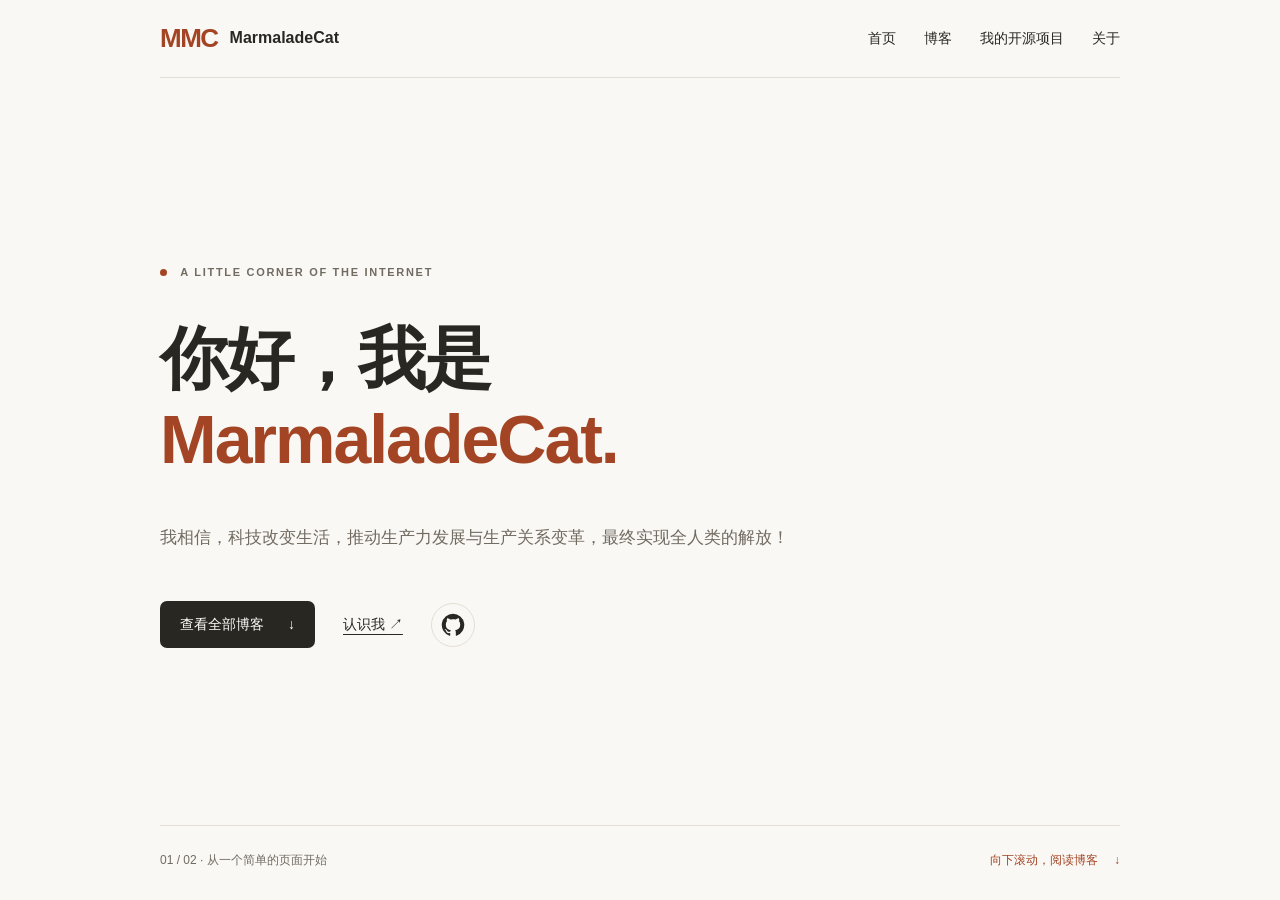
<file: index.html>
<!doctype html>
<html lang="zh-CN">
  <head>
    <meta charset="utf-8">
    <meta name="viewport" content="width=device-width, initial-scale=1">
    <meta name="description" content="MarmaladeCat 的个人主页，记录项目、学习与探索。">
    <meta name="theme-color" content="#faf8f4">
    <title>MarmaladeCat · 个人主页</title>
    <link rel="icon" href="./favicon.svg" type="image/svg+xml">
    <link rel="stylesheet" href="./styles.css">
    <script src="./site.js" defer></script>
    <script src="./blog/index.js" defer></script>
    <script src="./home.js" defer></script>
  </head>
  <body class="home-body">
    <a class="skip-link" href="#home">跳转到主要内容</a>
    <div class="home-shell">
      <header class="site-header page home-header">
        <a class="brand" href="./" aria-label="MarmaladeCat 首页">
          <span class="brand-mark" aria-hidden="true">MMC</span>
          <span>MarmaladeCat</span>
        </a>
        <nav aria-label="主导航">
          <a href="#home">首页</a>
          <a href="#writing">博客</a>
          <a href="./projects.html">我的开源项目</a>
          <a href="./about.html">关于</a>
        </nav>
      </header>

      <main class="home-pages" id="main" tabindex="0" aria-label="首页与博客列表，可上下滚动切换">
        <section class="screen page" id="home" aria-labelledby="intro-title" tabindex="-1">
          <div class="screen-content hero">
            <p class="eyebrow"><span class="status-dot" aria-hidden="true"></span> A LITTLE CORNER OF THE INTERNET</p>
            <h1 id="intro-title">你好，我是<br><span>MarmaladeCat.</span></h1>
            <p class="hero-description">我相信，科技改变生活，推动生产力发展与生产关系变革，最终实现全人类的解放！</p>
            <div class="hero-actions">
              <a class="button" href="#writing">查看全部博客 <span aria-hidden="true">↓</span></a>
              <a class="text-link" href="./about.html">认识我 <span aria-hidden="true">↗</span></a>
              <a class="github-link" href="https://github.com/MarmaladeCat" aria-label="MarmaladeCat 的 GitHub 主页" title="GitHub 主页">
                <svg xmlns="http://www.w3.org/2000/svg" width="24" height="24" viewBox="0 0 24 24" fill="currentColor" aria-hidden="true" focusable="false"><path d="M12 .75a11.25 11.25 0 0 0-3.56 21.92c.56.1.77-.24.77-.54v-2.1c-3.13.68-3.79-1.33-3.79-1.33-.51-1.3-1.25-1.65-1.25-1.65-1.02-.7.08-.69.08-.69 1.13.08 1.73 1.16 1.73 1.16 1 1.72 2.64 1.22 3.28.93.1-.73.4-1.22.72-1.5-2.5-.28-5.13-1.25-5.13-5.56 0-1.23.44-2.23 1.16-3.02-.12-.28-.5-1.43.11-2.98 0 0 .95-.3 3.1 1.15A10.8 10.8 0 0 1 12 6.16c.96 0 1.92.13 2.82.38 2.15-1.46 3.1-1.15 3.1-1.15.61 1.55.23 2.7.11 2.98.72.79 1.16 1.79 1.16 3.02 0 4.32-2.63 5.28-5.14 5.56.4.35.76 1.03.76 2.08v3.1c0 .3.2.65.78.54A11.25 11.25 0 0 0 12 .75Z"/></svg>
              </a>
            </div>
          </div>
          <footer class="screen-footer">
            <span>01 / 02 <span class="footer-note">· 从一个简单的页面开始</span></span>
            <a class="screen-switch" href="#writing">向下滚动，阅读博客 <span aria-hidden="true">↓</span></a>
          </footer>
        </section>

        <section class="screen page blog-screen" id="writing" aria-labelledby="writing-title" tabindex="-1">
          <div class="screen-content">
            <header class="view-heading">
              <p class="eyebrow">BLOG</p>
              <h2 id="writing-title">博客<span class="heading-dot">.</span></h2>
              <p class="muted">按主题浏览项目介绍、操作教程与技术笔记。</p>
            </header>
            <nav class="category-links" aria-label="博客分类"><a href="#openasr">01 · OpenASR <span>4 篇</span></a></nav>
            <section class="blog-category" id="openasr" data-group="01" aria-labelledby="openasr-title">
              <details class="category-disclosure" open>
                <summary class="category-heading"><h3 id="openasr-title">01 · OpenASR <span class="category-count">4 篇</span></h3></summary>
                <p class="category-description">语音输入与识别服务：从了解功能，到安装、接入和日常使用。</p>
                <label class="blog-sort" hidden>排序
                  <select aria-label="OpenASR 文章排序" data-blog-sort>
                    <option value="order">默认顺序</option>
                    <option value="published-desc">发布日期：从新到旧</option>
                    <option value="published-asc">发布日期：从旧到新</option>
                    <option value="updated-desc">更新时间：从新到旧</option>
                    <option value="updated-asc">更新时间：从旧到新</option>
                  </select>
                </label>
                <div class="blog-card-grid">
                  <article class="blog-card" data-order="1">
                    <h4><a href="./blog/01-01-openasr-guide.html">01 · OpenASR 软件介绍与使用</a></h4>
                    <p>介绍 Input 与 Portal 的功能、设计架构，以及听写、语音改写、热词和日常管理。</p>
                    <footer class="blog-dates"><span>发布 <time data-published datetime="2026-11-11">2026.11.11</time></span><span>更新 <time data-updated datetime="2026-11-12">2026.11.12</time></span></footer>
                  </article>
                  <article class="blog-card" data-order="2">
                    <h4><a href="./blog/01-02-openasr-installation.html">02 · OpenASR 安装与配置</a></h4>
                    <p>按系统和处理器选择安装包，完成 Windows、Linux 或 Docker 安装与首次配置。</p>
                    <footer class="blog-dates"><span>发布 <time data-published datetime="2026-11-11">2026.11.11</time></span><span>更新 <time data-updated datetime="2026-11-12">2026.11.12</time></span></footer>
                  </article>
                  <article class="blog-card" data-order="3">
                    <h4><a href="./blog/01-03-openasr-connections.html">03 · Portal 上下游接入配置</a></h4>
                    <p>配置四种云端识别上游，接入 Input 或自定义客户端，并管理代理与授权。</p>
                    <footer class="blog-dates"><span>发布 <time data-published datetime="2026-11-11">2026.11.11</time></span><span>更新 <time data-updated datetime="2026-11-12">2026.11.12</time></span></footer>
                  </article>
                  <article class="blog-card" data-order="4">
                    <h4><a href="./blog/01-04-openasr.html">04 · 认识 OpenASR</a></h4>
                    <p>简要了解系统语音输入工具与识别网关的分工，以及两个项目如何配合。</p>
                    <footer class="blog-dates"><span>发布 <time data-published datetime="2026-11-08">2026.11.08</time></span><span>更新 <time data-updated datetime="2026-11-12">2026.11.12</time></span></footer>
                  </article>
                </div>
                <p class="sort-status" role="status" aria-live="polite"></p>
              </details>
            </section>
          </div>
          <footer class="screen-footer">
            <span>02 / 02 <span class="footer-note">· © MarmaladeCat</span></span>
            <a class="screen-switch" href="#home">回到首页 <span aria-hidden="true">↑</span></a>
          </footer>
        </section>
      </main>
    </div>
  </body>
</html>
</file>
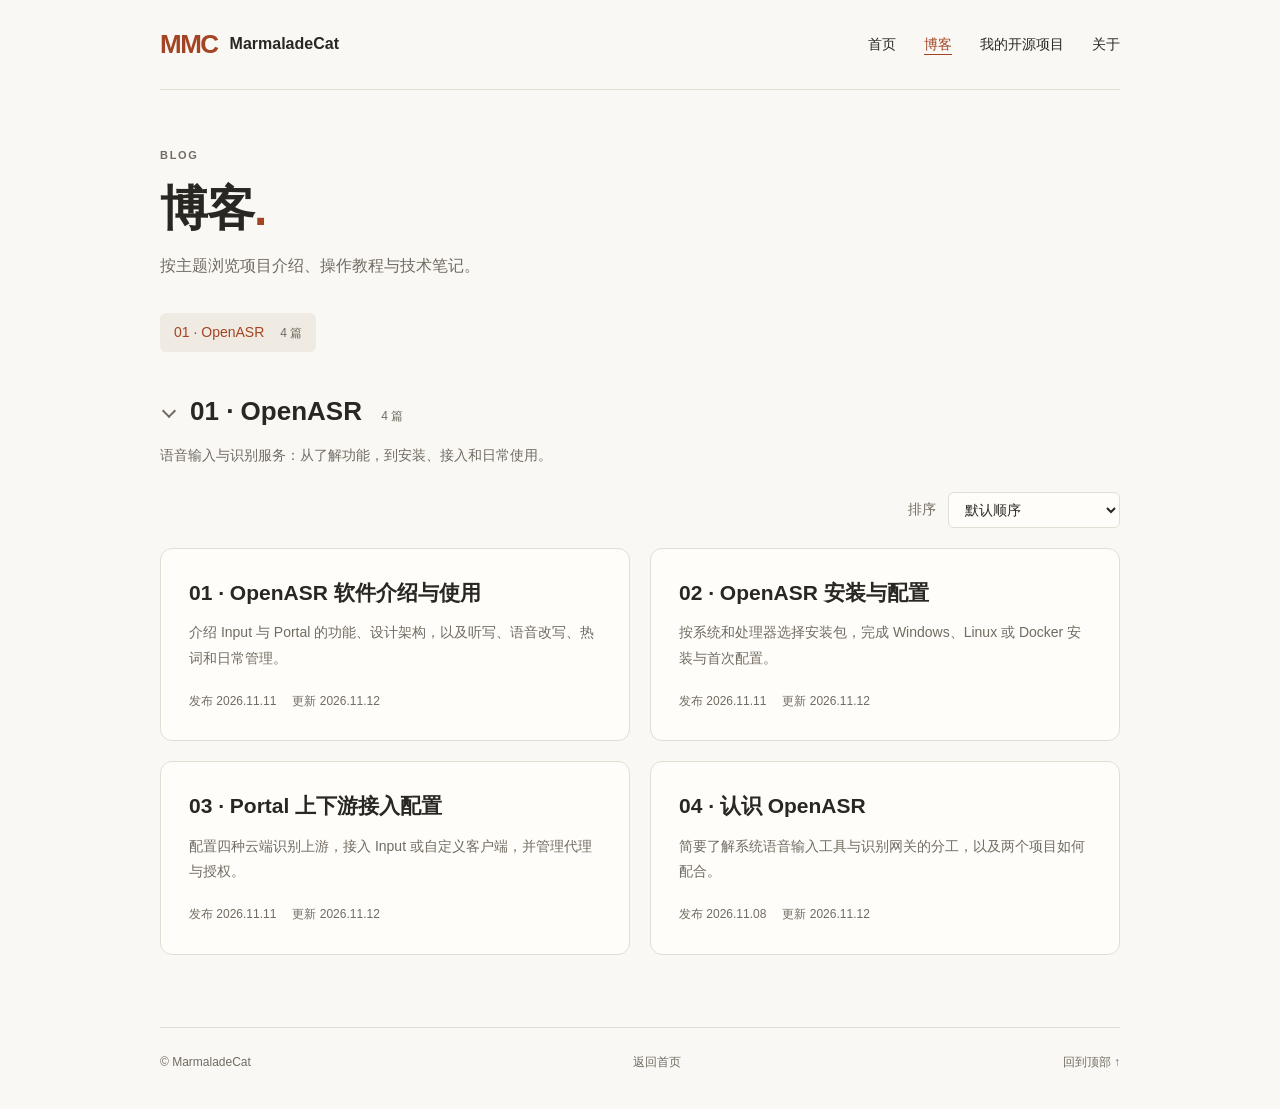
<file: blog/index.html>
<!doctype html>
<html lang="zh-CN">
  <head>
    <meta charset="utf-8">
    <meta name="viewport" content="width=device-width, initial-scale=1">
    <meta name="description" content="MarmaladeCat 的分类博客列表。按主题浏览软件介绍、安装教程和配置指南。">
    <meta name="theme-color" content="#faf8f4">
    <title>博客 · MarmaladeCat</title>
    <link rel="icon" href="../favicon.svg" type="image/svg+xml">
    <link rel="stylesheet" href="../styles.css">
    <script src="../site.js" defer></script>
    <script src="index.js" defer></script>
  </head>
  <body>
    <a class="skip-link" href="#main">跳转到主要内容</a>
    <div class="page document-shell">
      <header class="site-header">
        <a class="brand" href="../" aria-label="MarmaladeCat 首页"><span class="brand-mark" aria-hidden="true">MMC</span><span>MarmaladeCat</span></a>
        <nav aria-label="主导航"><a href="../">首页</a><a href="./" aria-current="page">博客</a><a href="../projects.html">我的开源项目</a><a href="../about.html">关于</a></nav>
      </header>
      <main class="view-main blog-index" id="main">
        <header class="view-heading">
          <p class="eyebrow">BLOG</p>
          <h1>博客<span class="heading-dot">.</span></h1>
          <p class="muted">按主题浏览项目介绍、操作教程与技术笔记。</p>
        </header>
        <nav class="category-links" aria-label="博客分类"><a href="#openasr">01 · OpenASR <span>4 篇</span></a></nav>
        <section class="blog-category" id="openasr" data-group="01" aria-labelledby="openasr-title">
          <details class="category-disclosure" open>
            <summary class="category-heading"><h2 id="openasr-title">01 · OpenASR <span class="category-count">4 篇</span></h2></summary>
            <p class="category-description">语音输入与识别服务：从了解功能，到安装、接入和日常使用。</p>
          <label class="blog-sort" hidden>排序
            <select aria-label="OpenASR 文章排序" data-blog-sort>
              <option value="order">默认顺序</option>
              <option value="published-desc">发布日期：从新到旧</option>
              <option value="published-asc">发布日期：从旧到新</option>
              <option value="updated-desc">更新时间：从新到旧</option>
              <option value="updated-asc">更新时间：从旧到新</option>
            </select>
          </label>
          <div class="blog-card-grid">
            <article class="blog-card" data-order="1">
              <h3><a href="01-01-openasr-guide.html">01 · OpenASR 软件介绍与使用</a></h3>
              <p>介绍 Input 与 Portal 的功能、设计架构，以及听写、语音改写、热词和日常管理。</p>
              <footer class="blog-dates"><span>发布 <time data-published datetime="2026-11-11">2026.11.11</time></span><span>更新 <time data-updated datetime="2026-11-12">2026.11.12</time></span></footer>
            </article>
            <article class="blog-card" data-order="2">
              <h3><a href="01-02-openasr-installation.html">02 · OpenASR 安装与配置</a></h3>
              <p>按系统和处理器选择安装包，完成 Windows、Linux 或 Docker 安装与首次配置。</p>
              <footer class="blog-dates"><span>发布 <time data-published datetime="2026-11-11">2026.11.11</time></span><span>更新 <time data-updated datetime="2026-11-12">2026.11.12</time></span></footer>
            </article>
            <article class="blog-card" data-order="3">
              <h3><a href="01-03-openasr-connections.html">03 · Portal 上下游接入配置</a></h3>
              <p>配置四种云端识别上游，接入 Input 或自定义客户端，并管理代理与授权。</p>
              <footer class="blog-dates"><span>发布 <time data-published datetime="2026-11-11">2026.11.11</time></span><span>更新 <time data-updated datetime="2026-11-12">2026.11.12</time></span></footer>
            </article>
            <article class="blog-card" data-order="4">
              <h3><a href="01-04-openasr.html">04 · 认识 OpenASR</a></h3>
              <p>简要了解系统语音输入工具与识别网关的分工，以及两个项目如何配合。</p>
              <footer class="blog-dates"><span>发布 <time data-published datetime="2026-11-08">2026.11.08</time></span><span>更新 <time data-updated datetime="2026-11-12">2026.11.12</time></span></footer>
            </article>
          </div>
          <p class="sort-status" role="status" aria-live="polite"></p>
          </details>
        </section>
      </main>
      <footer class="site-footer"><span>© MarmaladeCat</span><a href="../">返回首页</a><a href="#main">回到顶部 ↑</a></footer>
    </div>
  </body>
</html>
</file>
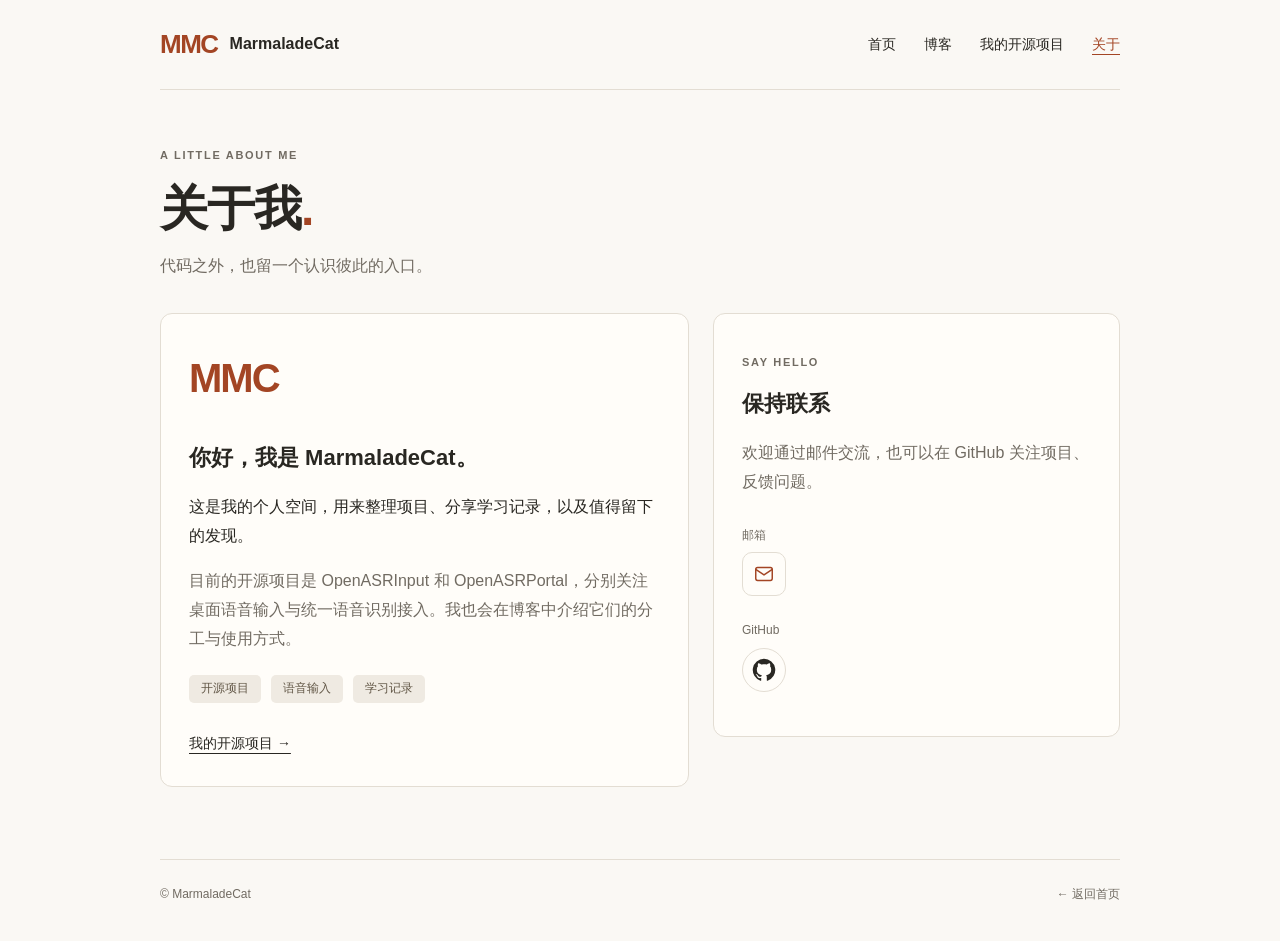
<file: about.html>
<!doctype html>
<html lang="zh-CN">
  <head>
    <meta charset="utf-8">
    <meta name="viewport" content="width=device-width, initial-scale=1">
    <meta name="description" content="认识 MarmaladeCat，了解正在进行的开源项目，并通过邮件或 GitHub 交流。">
    <meta name="theme-color" content="#faf8f4">
    <title>关于我 · MarmaladeCat</title>
    <link rel="icon" href="./favicon.svg" type="image/svg+xml">
    <link rel="stylesheet" href="./styles.css">
    <script src="./site.js" defer></script>
  </head>
  <body>
    <a class="skip-link" href="#main">跳转到主要内容</a>
    <div class="page document-shell">
      <header class="site-header">
        <a class="brand" href="./" aria-label="MarmaladeCat 首页">
          <span class="brand-mark" aria-hidden="true">MMC</span><span>MarmaladeCat</span>
        </a>
        <nav aria-label="主导航">
          <a href="./">首页</a>
          <a href="./blog/">博客</a>
          <a href="./projects.html">我的开源项目</a>
          <a href="./about.html" aria-current="page">关于</a>
        </nav>
      </header>

      <main class="view-main" id="main">
        <header class="view-heading">
          <p class="eyebrow">A LITTLE ABOUT ME</p>
          <h1>关于我<span class="heading-dot">.</span></h1>
          <p class="muted">代码之外，也留一个认识彼此的入口。</p>
        </header>
        <div class="about-grid">
          <section class="info-panel" aria-labelledby="about-title">
            <span class="profile-monogram" aria-hidden="true">MMC</span>
            <h2 id="about-title">你好，我是 MarmaladeCat。</h2>
            <p>这是我的个人空间，用来整理项目、分享学习记录，以及值得留下的发现。</p>
            <p class="muted">目前的开源项目是 OpenASRInput 和 OpenASRPortal，分别关注桌面语音输入与统一语音识别接入。我也会在博客中介绍它们的分工与使用方式。</p>
            <div class="tags" aria-label="关注内容"><span>开源项目</span><span>语音输入</span><span>学习记录</span></div>
            <a class="text-link panel-link" href="./projects.html">我的开源项目 →</a>
          </section>
          <section class="info-panel contact-panel" id="contact" aria-labelledby="contact-title">
            <p class="eyebrow">SAY HELLO</p>
            <h2 id="contact-title">保持联系</h2>
            <p class="muted">欢迎通过邮件交流，也可以在 GitHub 关注项目、反馈问题。</p>
            <dl class="contact-list">
              <dt>邮箱</dt>
              <dd>
                <a class="email-link" href="mailto:alittlecat98@gmail.com" aria-label="给 MarmaladeCat 发邮件" title="发邮件">
                  <svg xmlns="http://www.w3.org/2000/svg" width="22" height="22" viewBox="0 0 24 24" fill="none" stroke="currentColor" stroke-width="1.6" stroke-linecap="round" stroke-linejoin="round" aria-hidden="true" focusable="false">
                    <rect x="3" y="5" width="18" height="14" rx="2"/>
                    <path d="m3 7 9 6 9-6"/>
                  </svg>
                </a>
              </dd>
              <dt>GitHub</dt>
              <dd>
                <a class="github-link" href="https://github.com/MarmaladeCat" aria-label="MarmaladeCat 的 GitHub 主页" title="GitHub 主页">
                  <svg xmlns="http://www.w3.org/2000/svg" width="24" height="24" viewBox="0 0 24 24" fill="currentColor" aria-hidden="true" focusable="false"><path d="M12 .75a11.25 11.25 0 0 0-3.56 21.92c.56.1.77-.24.77-.54v-2.1c-3.13.68-3.79-1.33-3.79-1.33-.51-1.3-1.25-1.65-1.25-1.65-1.02-.7.08-.69.08-.69 1.13.08 1.73 1.16 1.73 1.16 1 1.72 2.64 1.22 3.28.93.1-.73.4-1.22.72-1.5-2.5-.28-5.13-1.25-5.13-5.56 0-1.23.44-2.23 1.16-3.02-.12-.28-.5-1.43.11-2.98 0 0 .95-.3 3.1 1.15A10.8 10.8 0 0 1 12 6.16c.96 0 1.92.13 2.82.38 2.15-1.46 3.1-1.15 3.1-1.15.61 1.55.23 2.7.11 2.98.72.79 1.16 1.79 1.16 3.02 0 4.32-2.63 5.28-5.14 5.56.4.35.76 1.03.76 2.08v3.1c0 .3.2.65.78.54A11.25 11.25 0 0 0 12 .75Z"/></svg>
                </a>
              </dd>
            </dl>
          </section>
        </div>
      </main>

      <footer class="site-footer"><span>© MarmaladeCat</span><a href="./">← 返回首页</a></footer>
    </div>
  </body>
</html>
</file>
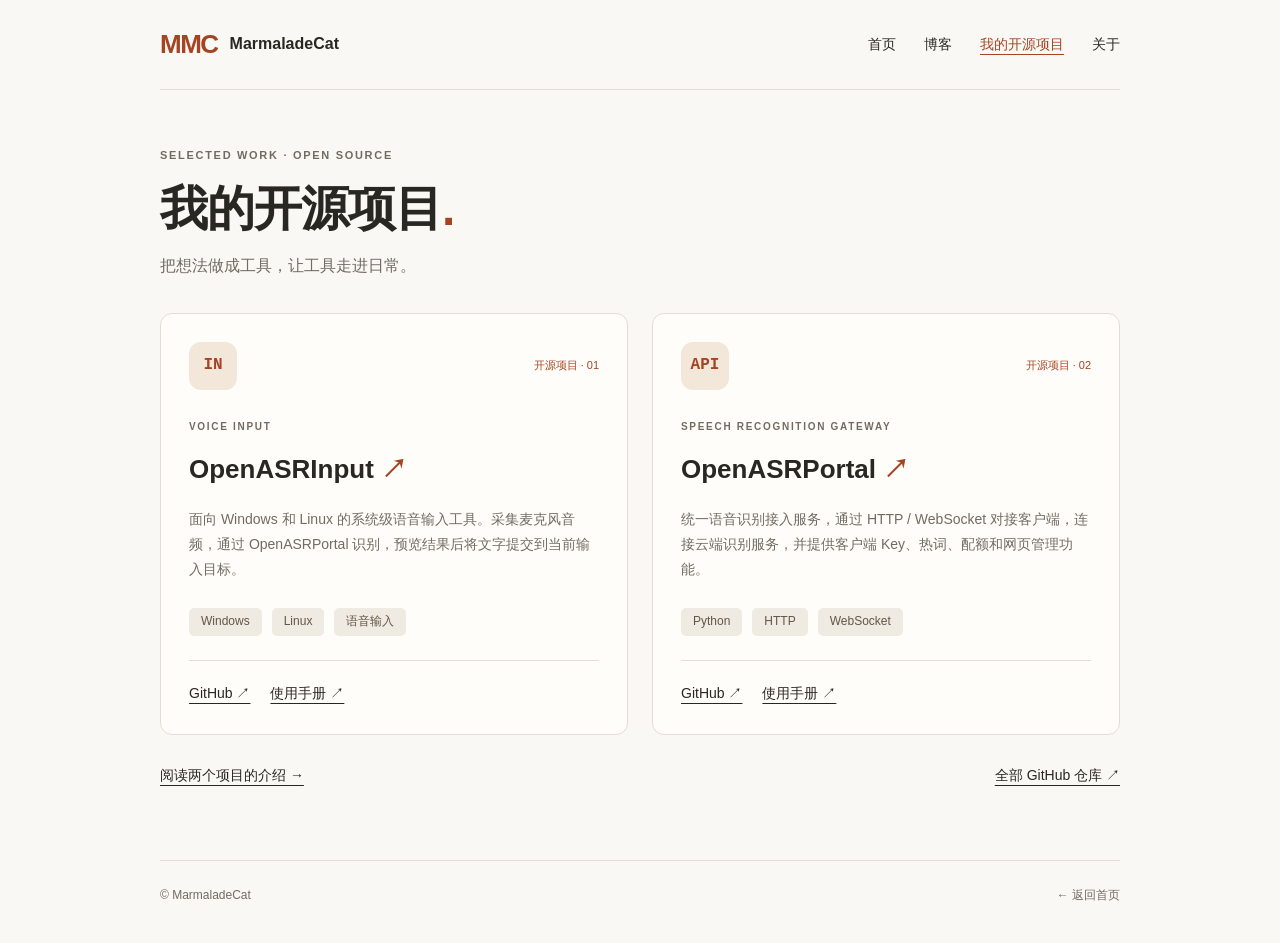
<file: projects.html>
<!doctype html>
<html lang="zh-CN">
  <head>
    <meta charset="utf-8">
    <meta name="viewport" content="width=device-width, initial-scale=1">
    <meta name="description" content="MarmaladeCat 的开源项目：OpenASRInput 系统语音输入工具与 OpenASRPortal 统一语音识别接入服务。">
    <meta name="theme-color" content="#faf8f4">
    <title>我的开源项目 · MarmaladeCat</title>
    <link rel="icon" href="./favicon.svg" type="image/svg+xml">
    <link rel="stylesheet" href="./styles.css">
    <script src="./site.js" defer></script>
  </head>
  <body>
    <a class="skip-link" href="#main">跳转到主要内容</a>
    <div class="page document-shell">
      <header class="site-header">
        <a class="brand" href="./" aria-label="MarmaladeCat 首页">
          <span class="brand-mark" aria-hidden="true">MMC</span><span>MarmaladeCat</span>
        </a>
        <nav aria-label="主导航">
          <a href="./">首页</a>
          <a href="./blog/">博客</a>
          <a href="./projects.html" aria-current="page">我的开源项目</a>
          <a href="./about.html">关于</a>
        </nav>
      </header>

      <main class="view-main" id="main">
        <header class="view-heading">
          <p class="eyebrow">SELECTED WORK · OPEN SOURCE</p>
          <h1>我的开源项目<span class="heading-dot">.</span></h1>
          <p class="muted">把想法做成工具，让工具走进日常。</p>
        </header>
        <div class="project-grid">
          <article class="project-card">
            <div class="project-top"><span class="project-icon" aria-hidden="true">IN</span><span class="project-status">开源项目 · 01</span></div>
            <p class="eyebrow">VOICE INPUT</p>
            <h2><a href="https://github.com/MarmaladeCat/OpenASRInput">OpenASRInput <span aria-hidden="true">↗</span></a></h2>
            <p>面向 Windows 和 Linux 的系统级语音输入工具。采集麦克风音频，通过 OpenASRPortal 识别，预览结果后将文字提交到当前输入目标。</p>
            <div class="tags" aria-label="项目标签"><span>Windows</span><span>Linux</span><span>语音输入</span></div>
            <div class="project-links">
              <a class="text-link" href="https://github.com/MarmaladeCat/OpenASRInput">GitHub ↗</a>
              <a class="text-link" href="https://github.com/MarmaladeCat/OpenASRInput/blob/main/docs/user-guide.zh-CN.md">使用手册 ↗</a>
            </div>
          </article>
          <article class="project-card">
            <div class="project-top"><span class="project-icon" aria-hidden="true">API</span><span class="project-status">开源项目 · 02</span></div>
            <p class="eyebrow">SPEECH RECOGNITION GATEWAY</p>
            <h2><a href="https://github.com/MarmaladeCat/OpenASRPortal">OpenASRPortal <span aria-hidden="true">↗</span></a></h2>
            <p>统一语音识别接入服务，通过 HTTP / WebSocket 对接客户端，连接云端识别服务，并提供客户端 Key、热词、配额和网页管理功能。</p>
            <div class="tags" aria-label="项目标签"><span>Python</span><span>HTTP</span><span>WebSocket</span></div>
            <div class="project-links">
              <a class="text-link" href="https://github.com/MarmaladeCat/OpenASRPortal">GitHub ↗</a>
              <a class="text-link" href="https://github.com/MarmaladeCat/OpenASRPortal/blob/main/docs/user-guide.zh-CN.md">使用手册 ↗</a>
            </div>
          </article>
        </div>
        <div class="view-links">
          <a class="text-link" href="./blog/01-04-openasr.html">阅读两个项目的介绍 →</a>
          <a class="text-link" href="https://github.com/MarmaladeCat?tab=repositories">全部 GitHub 仓库 ↗</a>
        </div>
      </main>

      <footer class="site-footer"><span>© MarmaladeCat</span><a href="./">← 返回首页</a></footer>
    </div>
  </body>
</html>
</file>
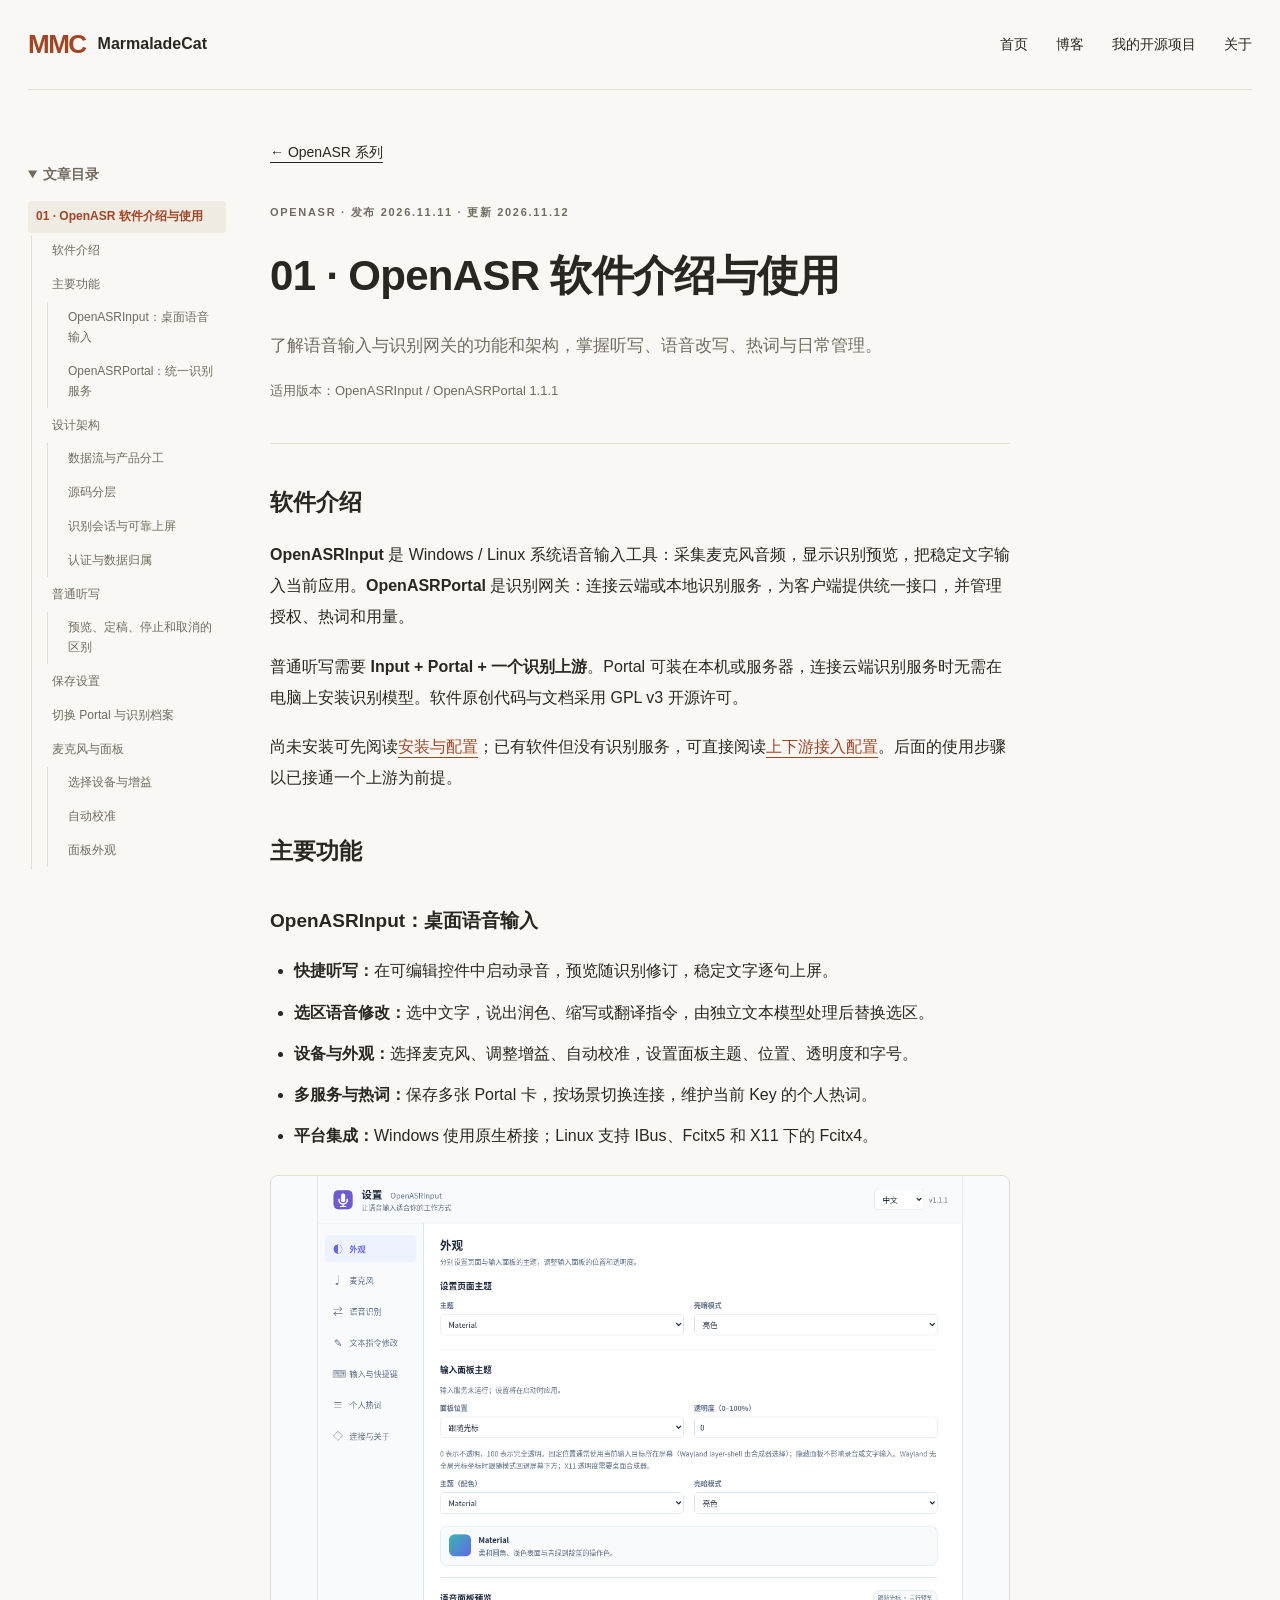
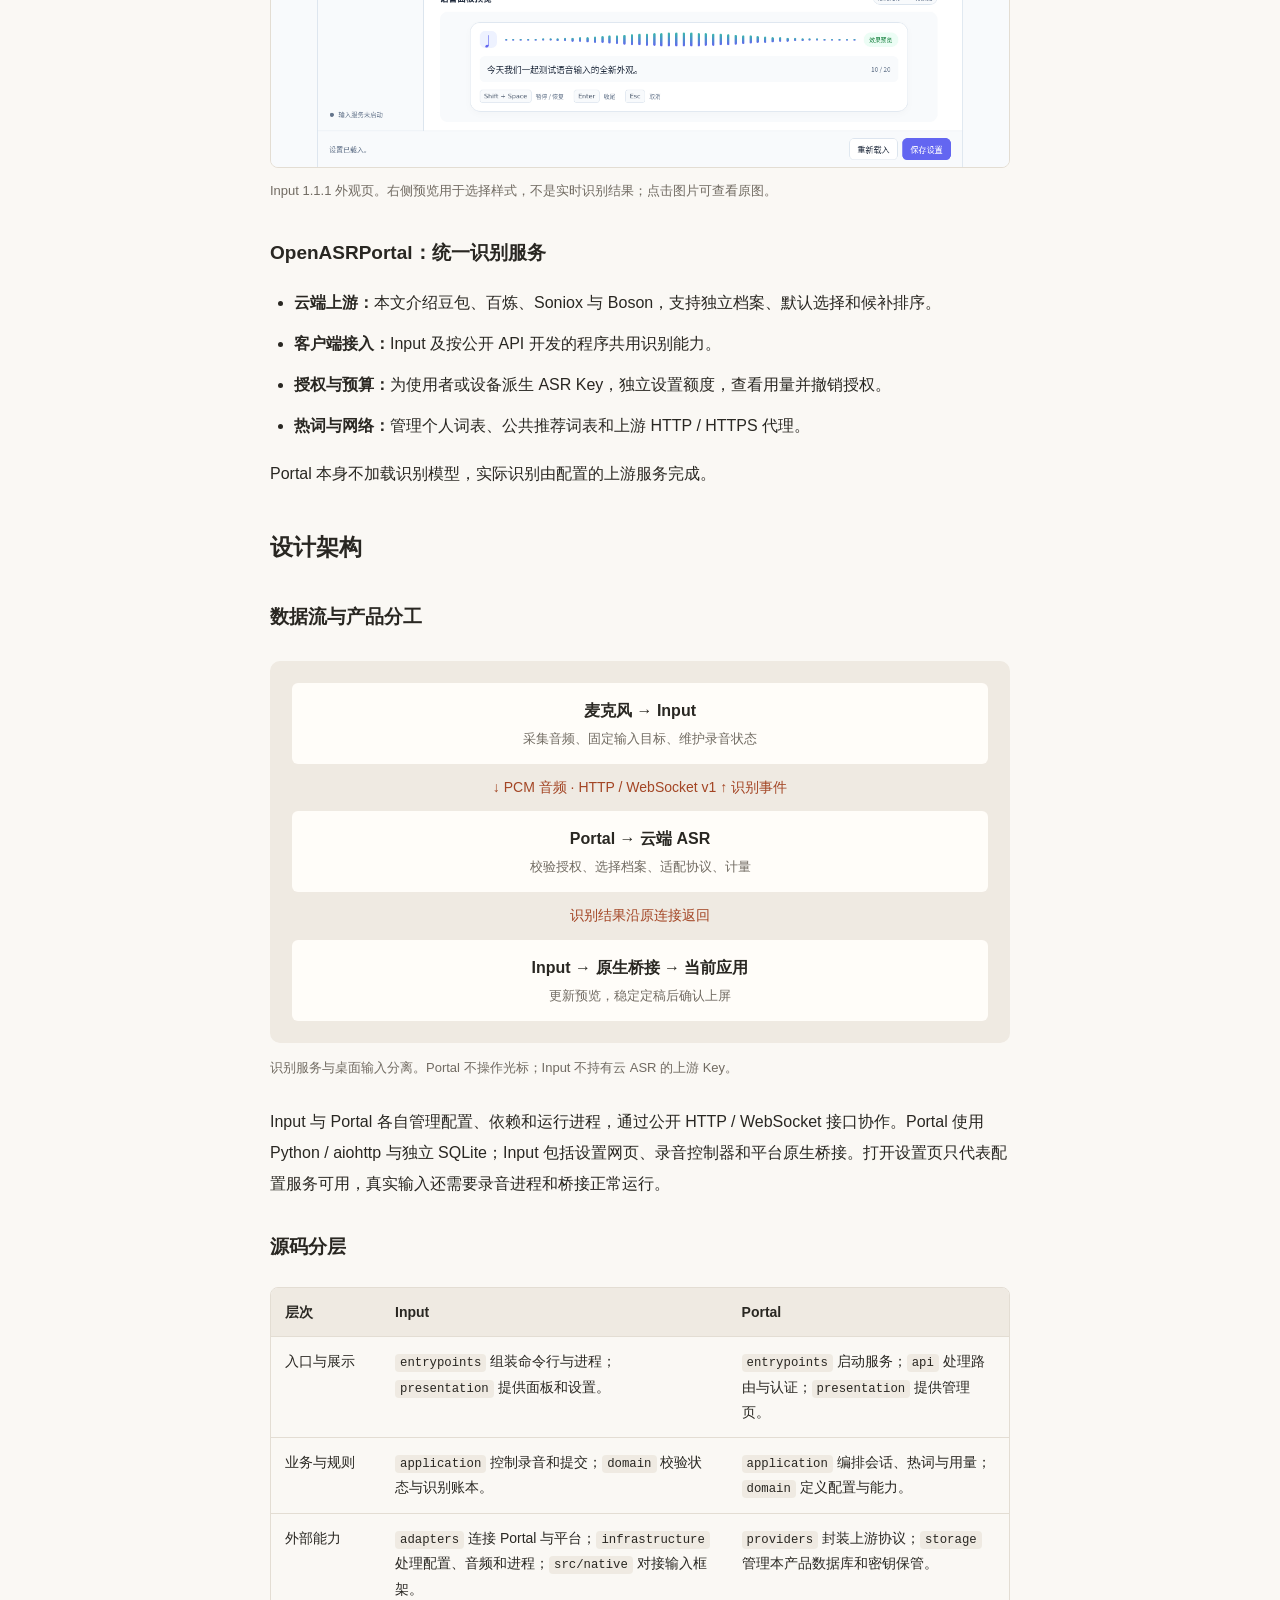
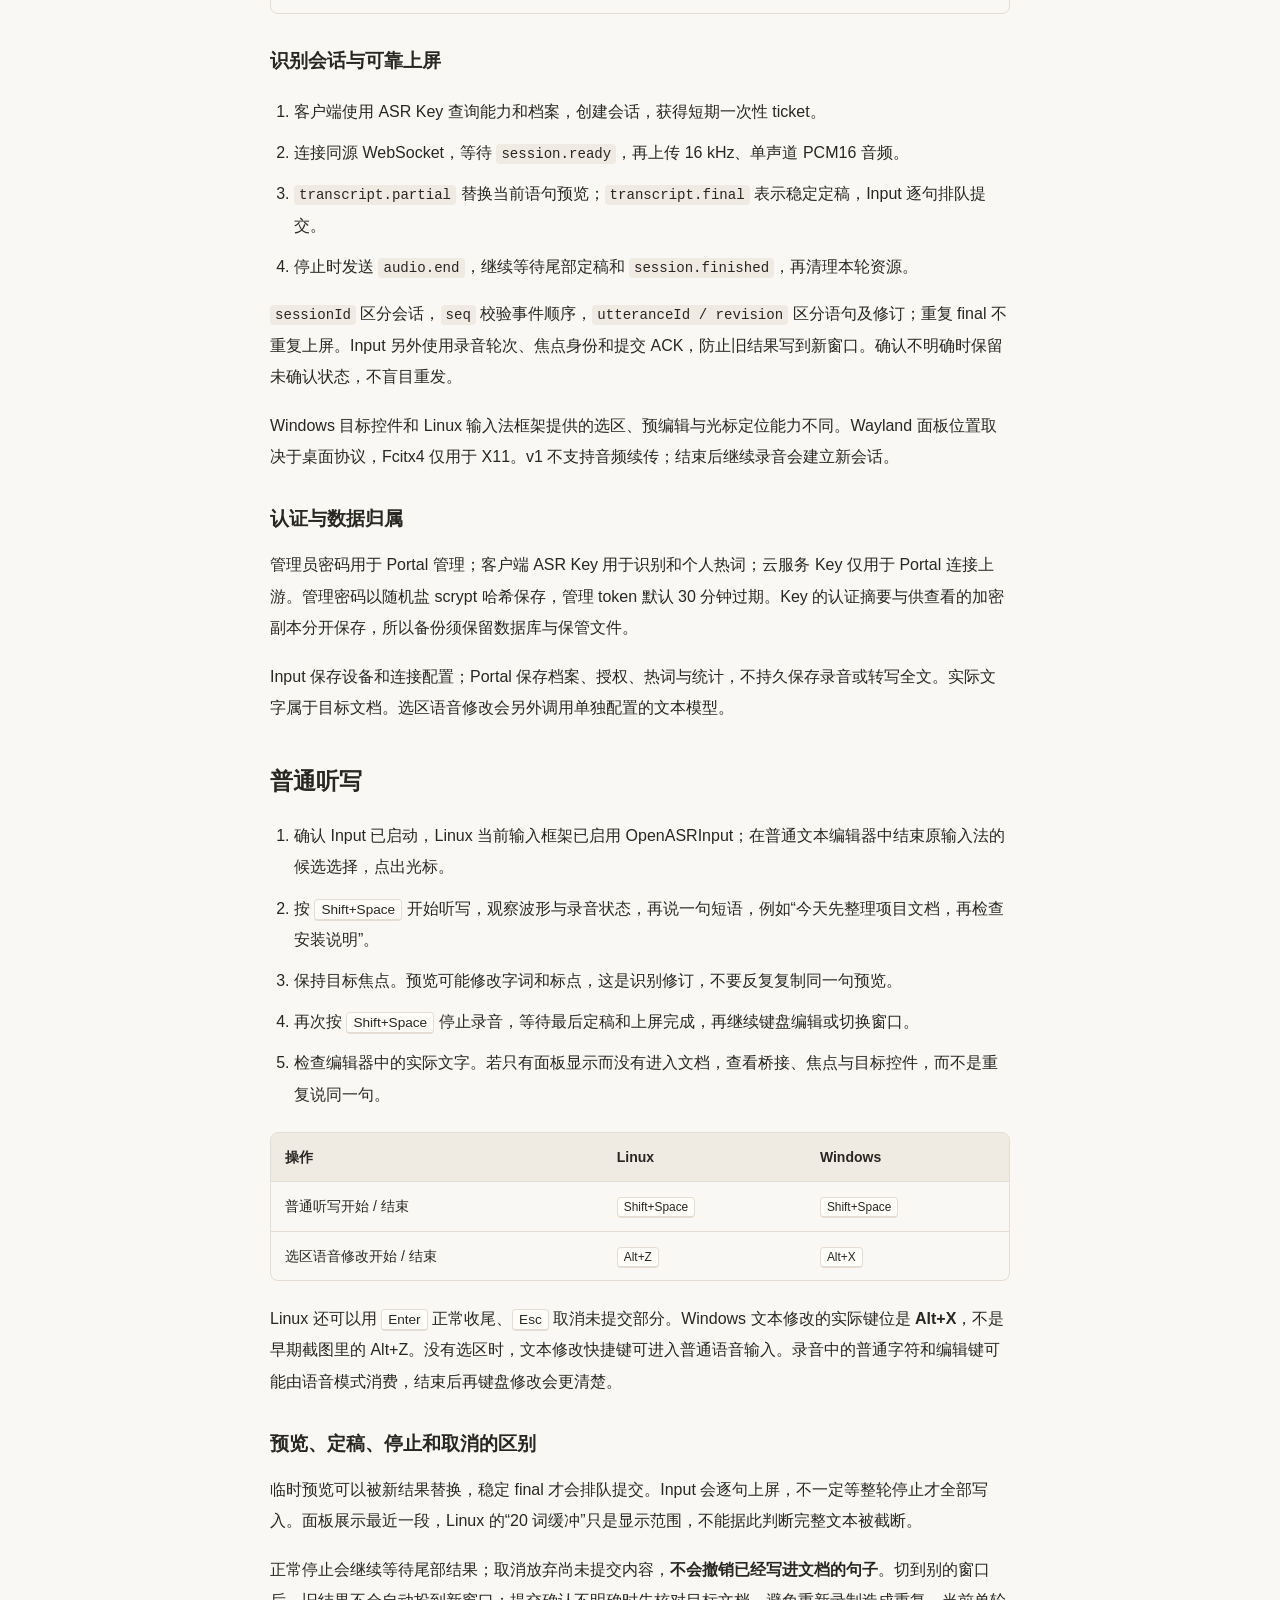
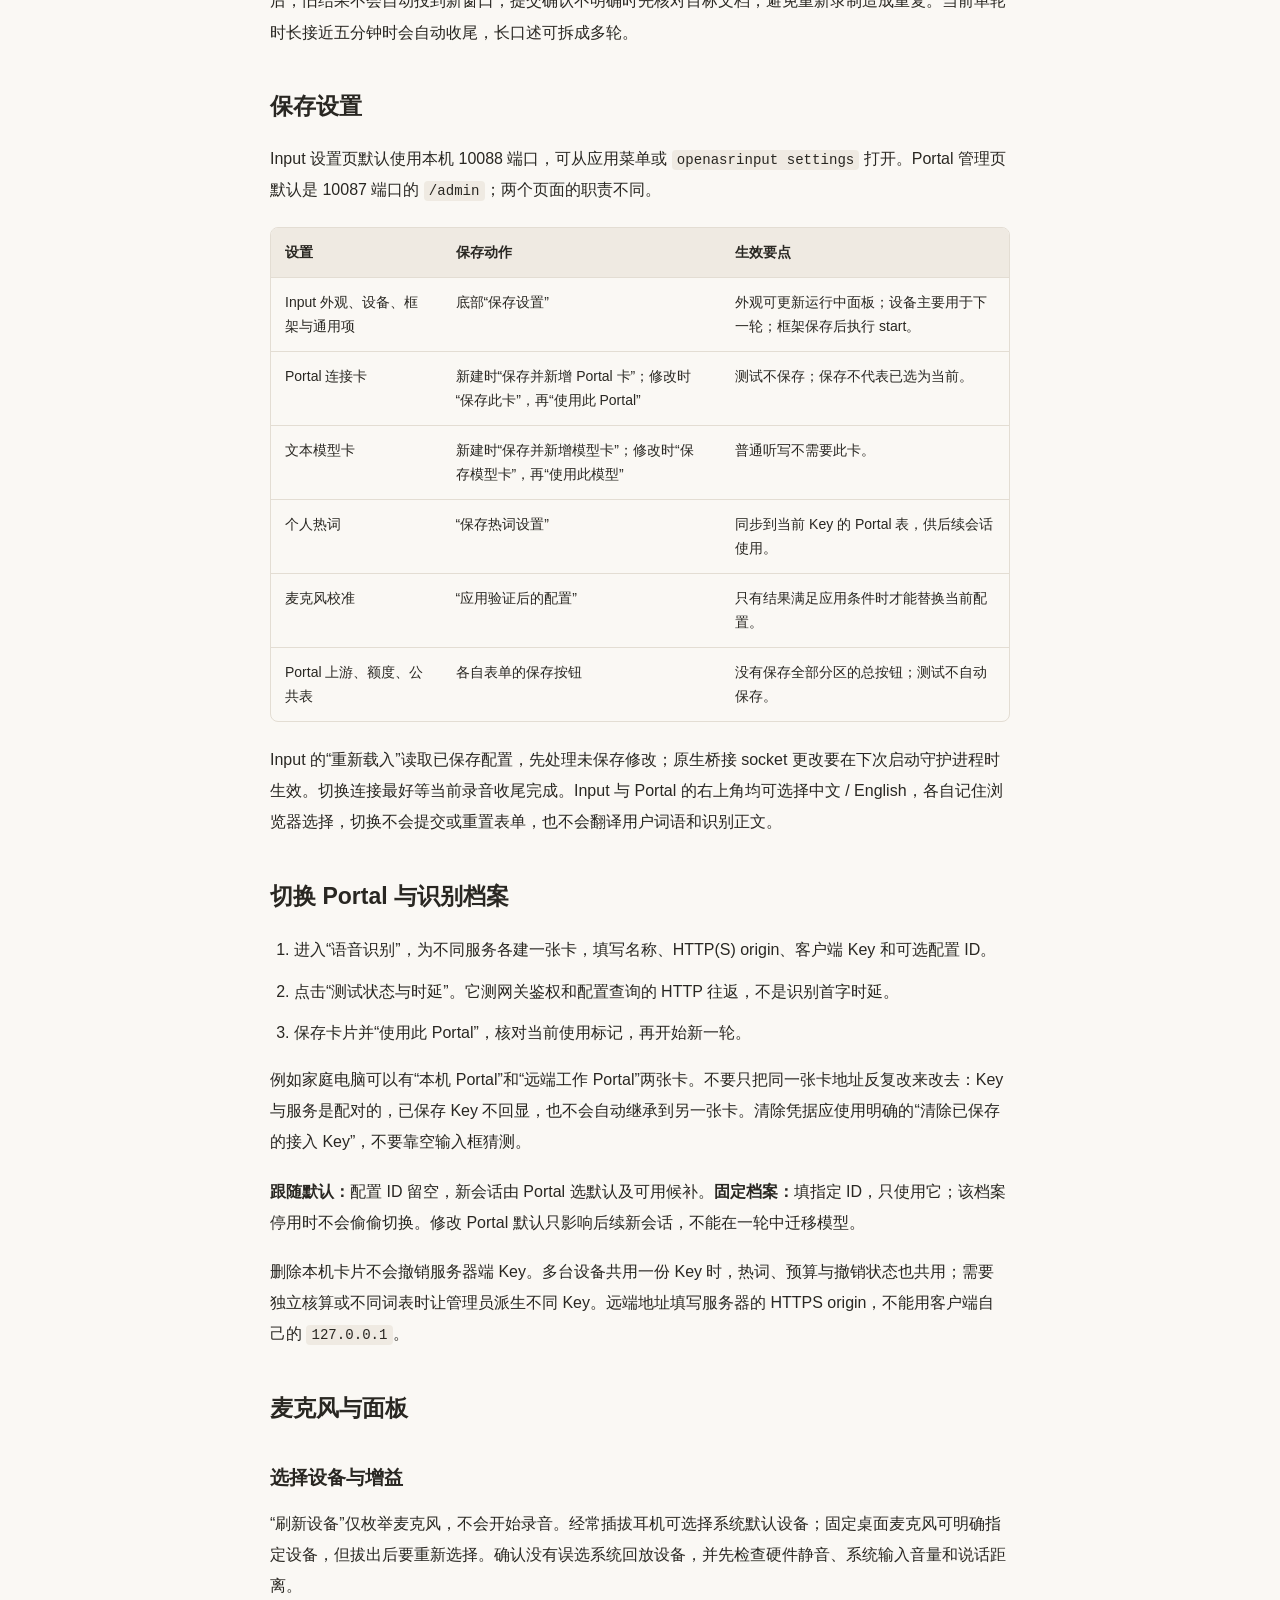
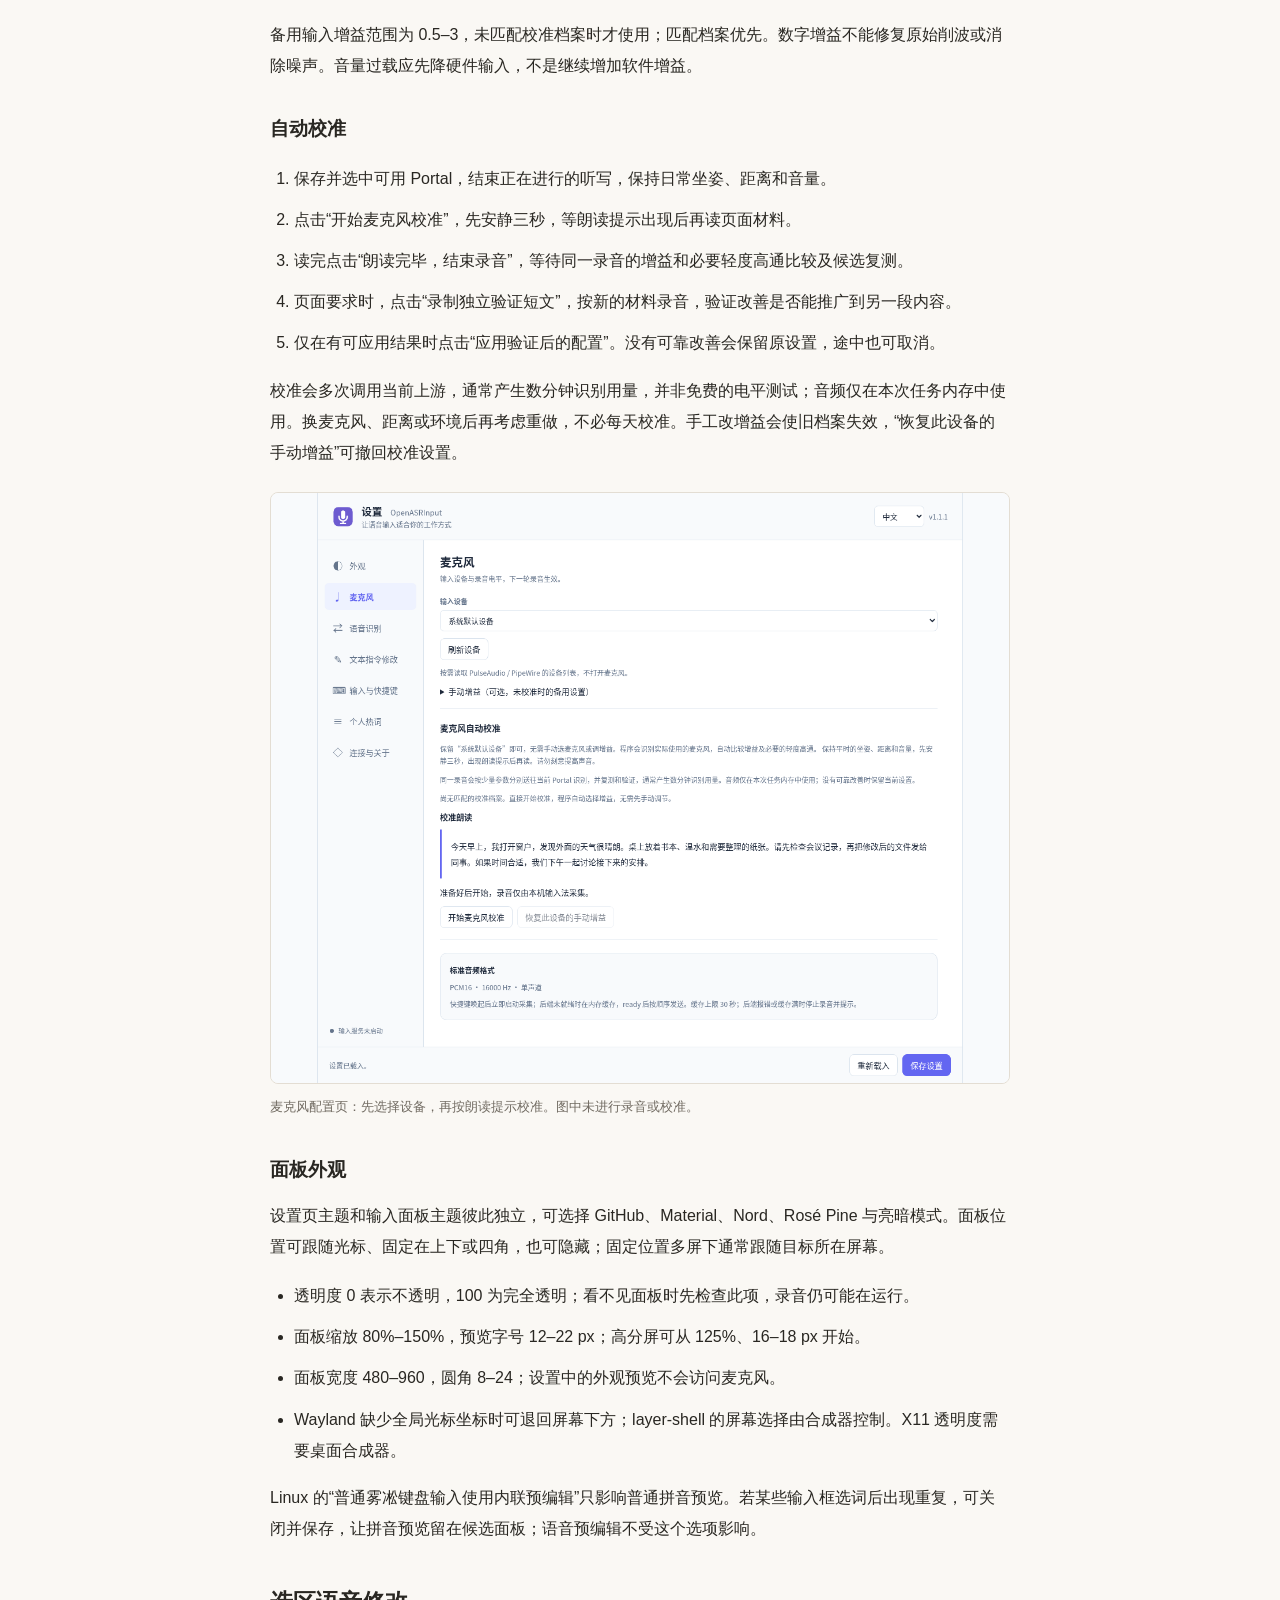
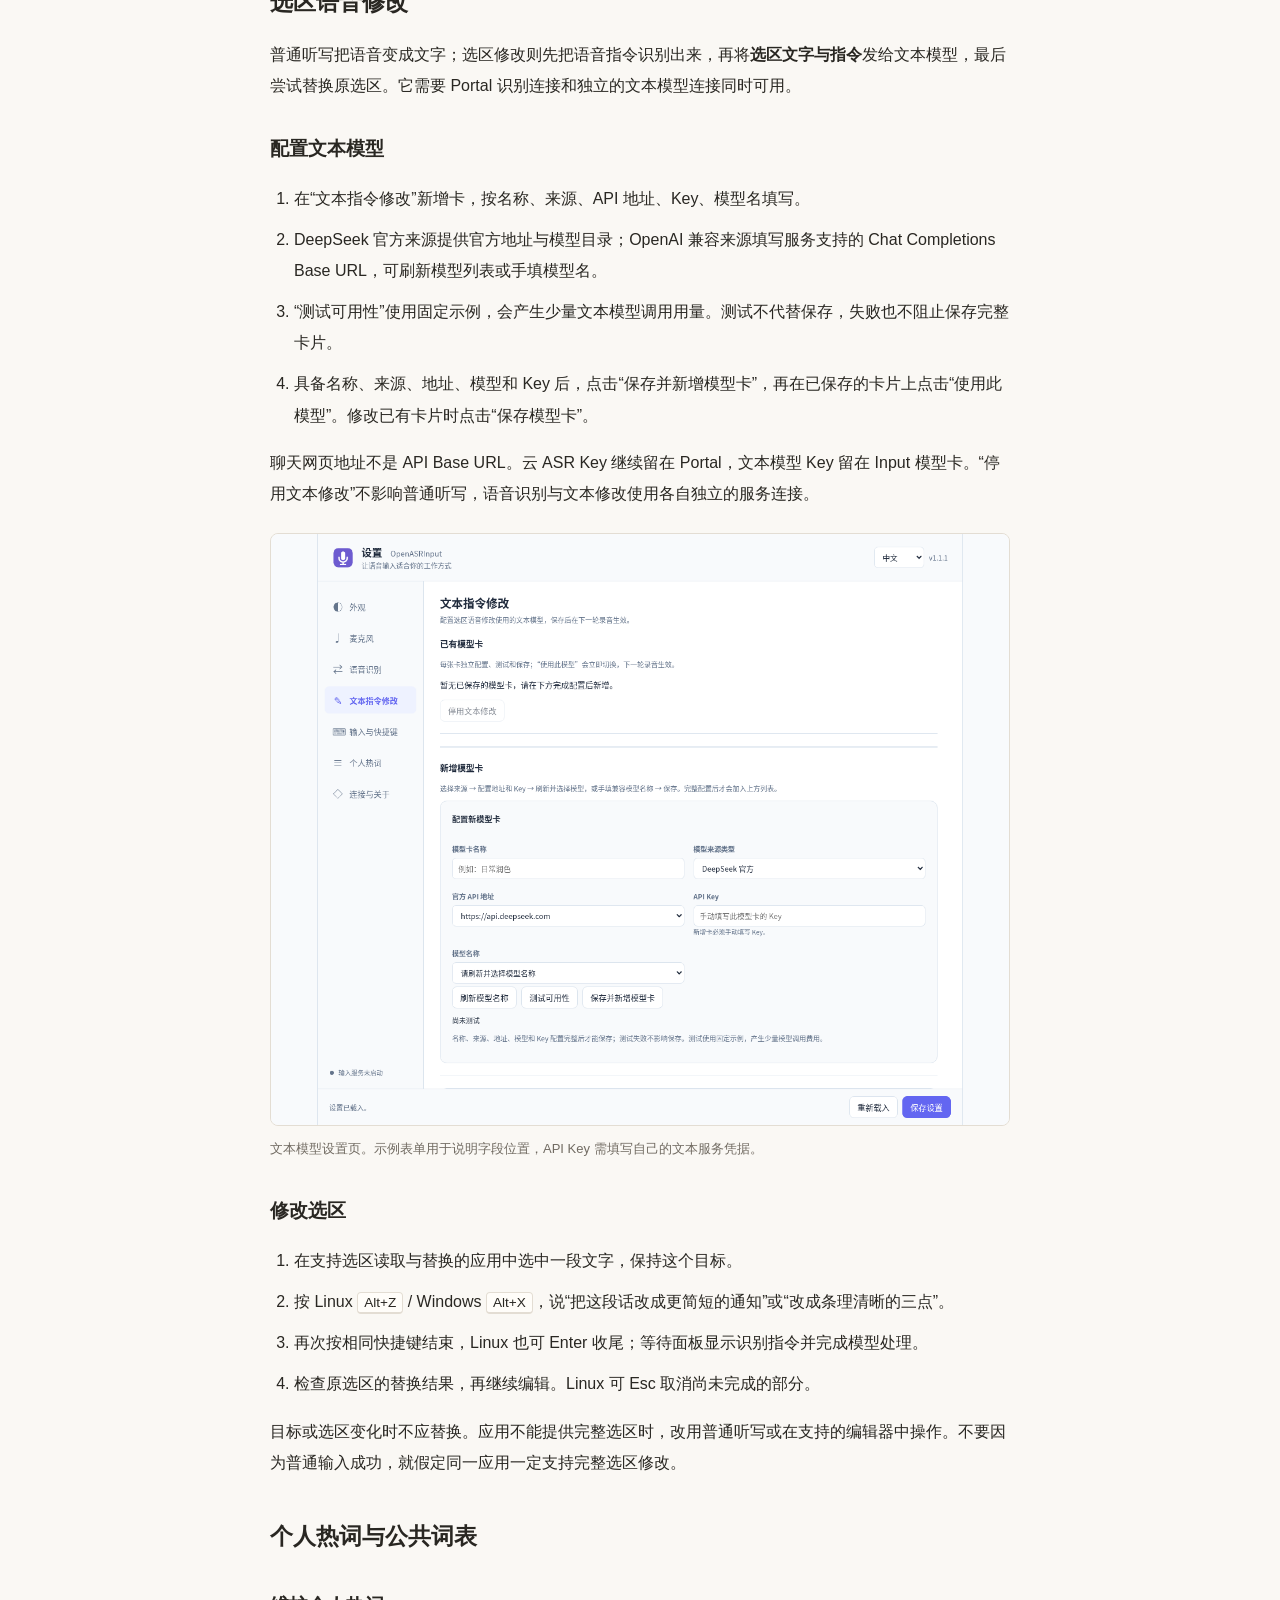
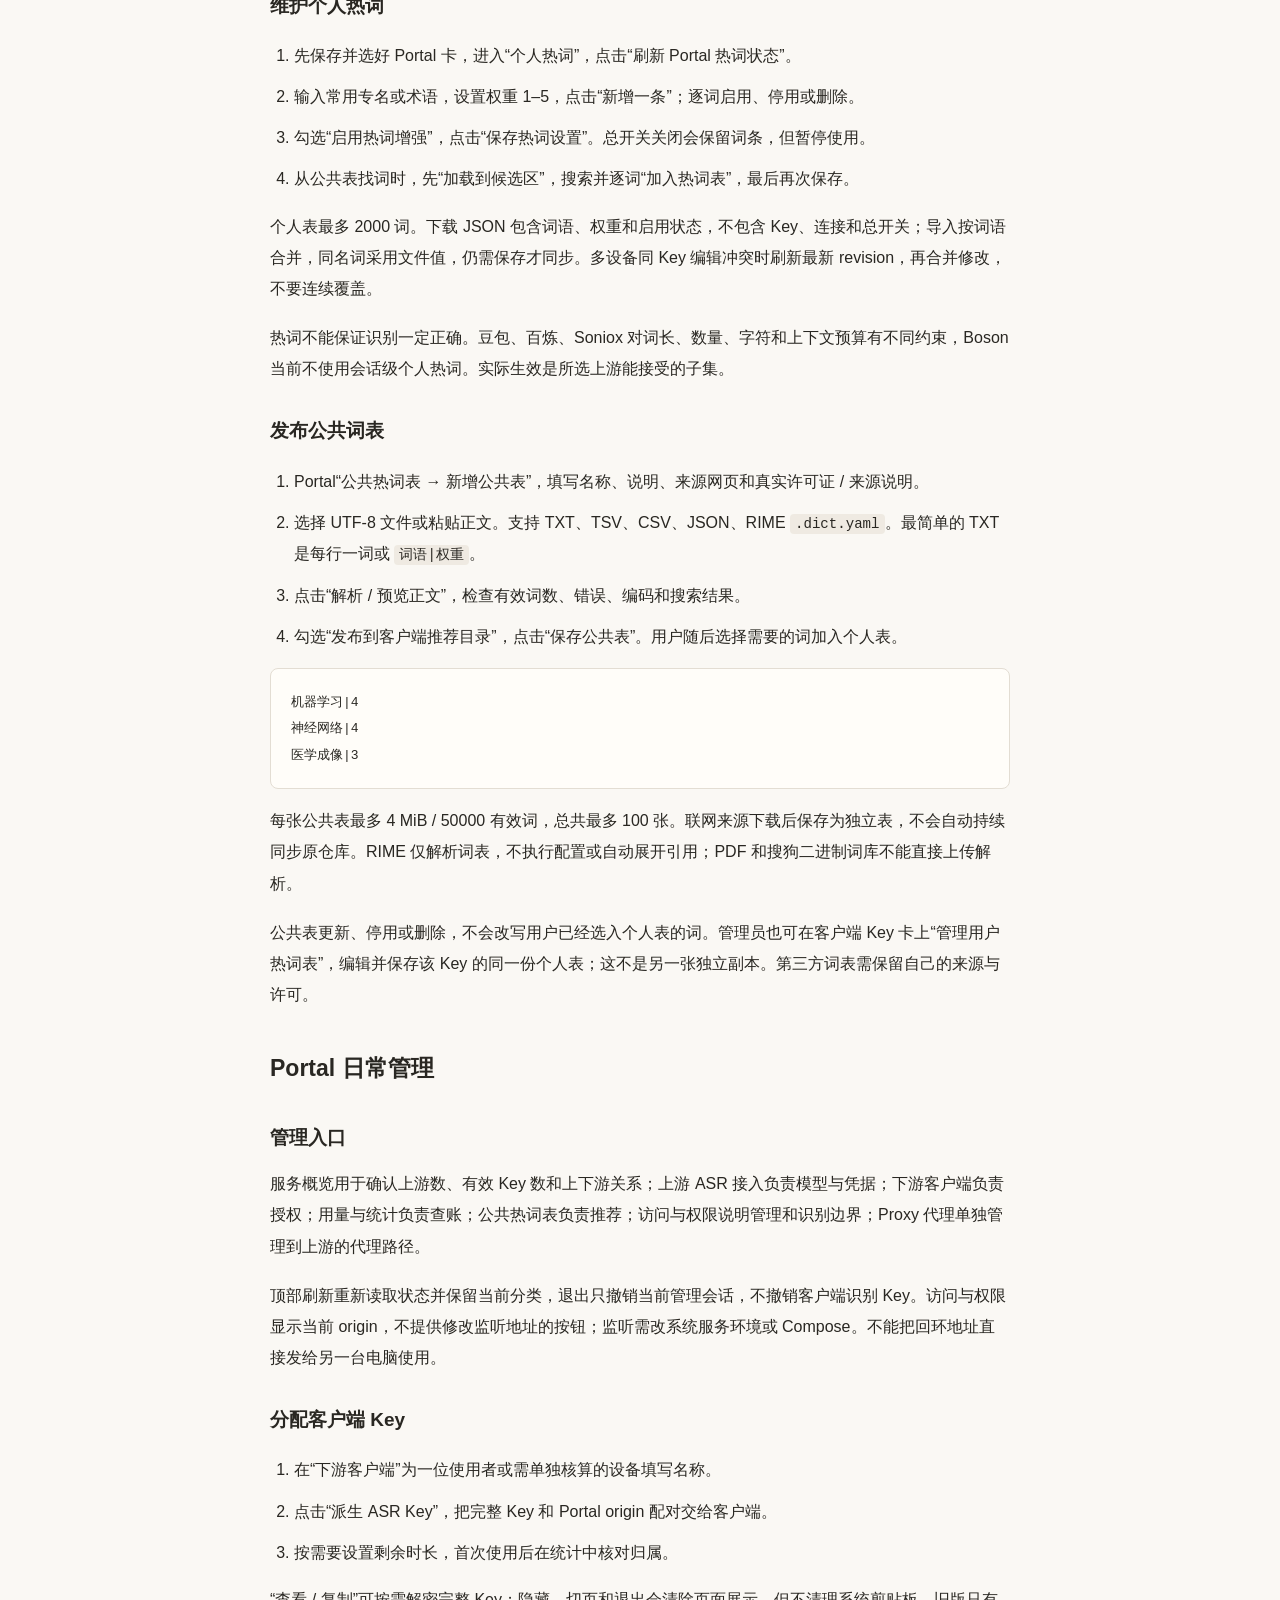
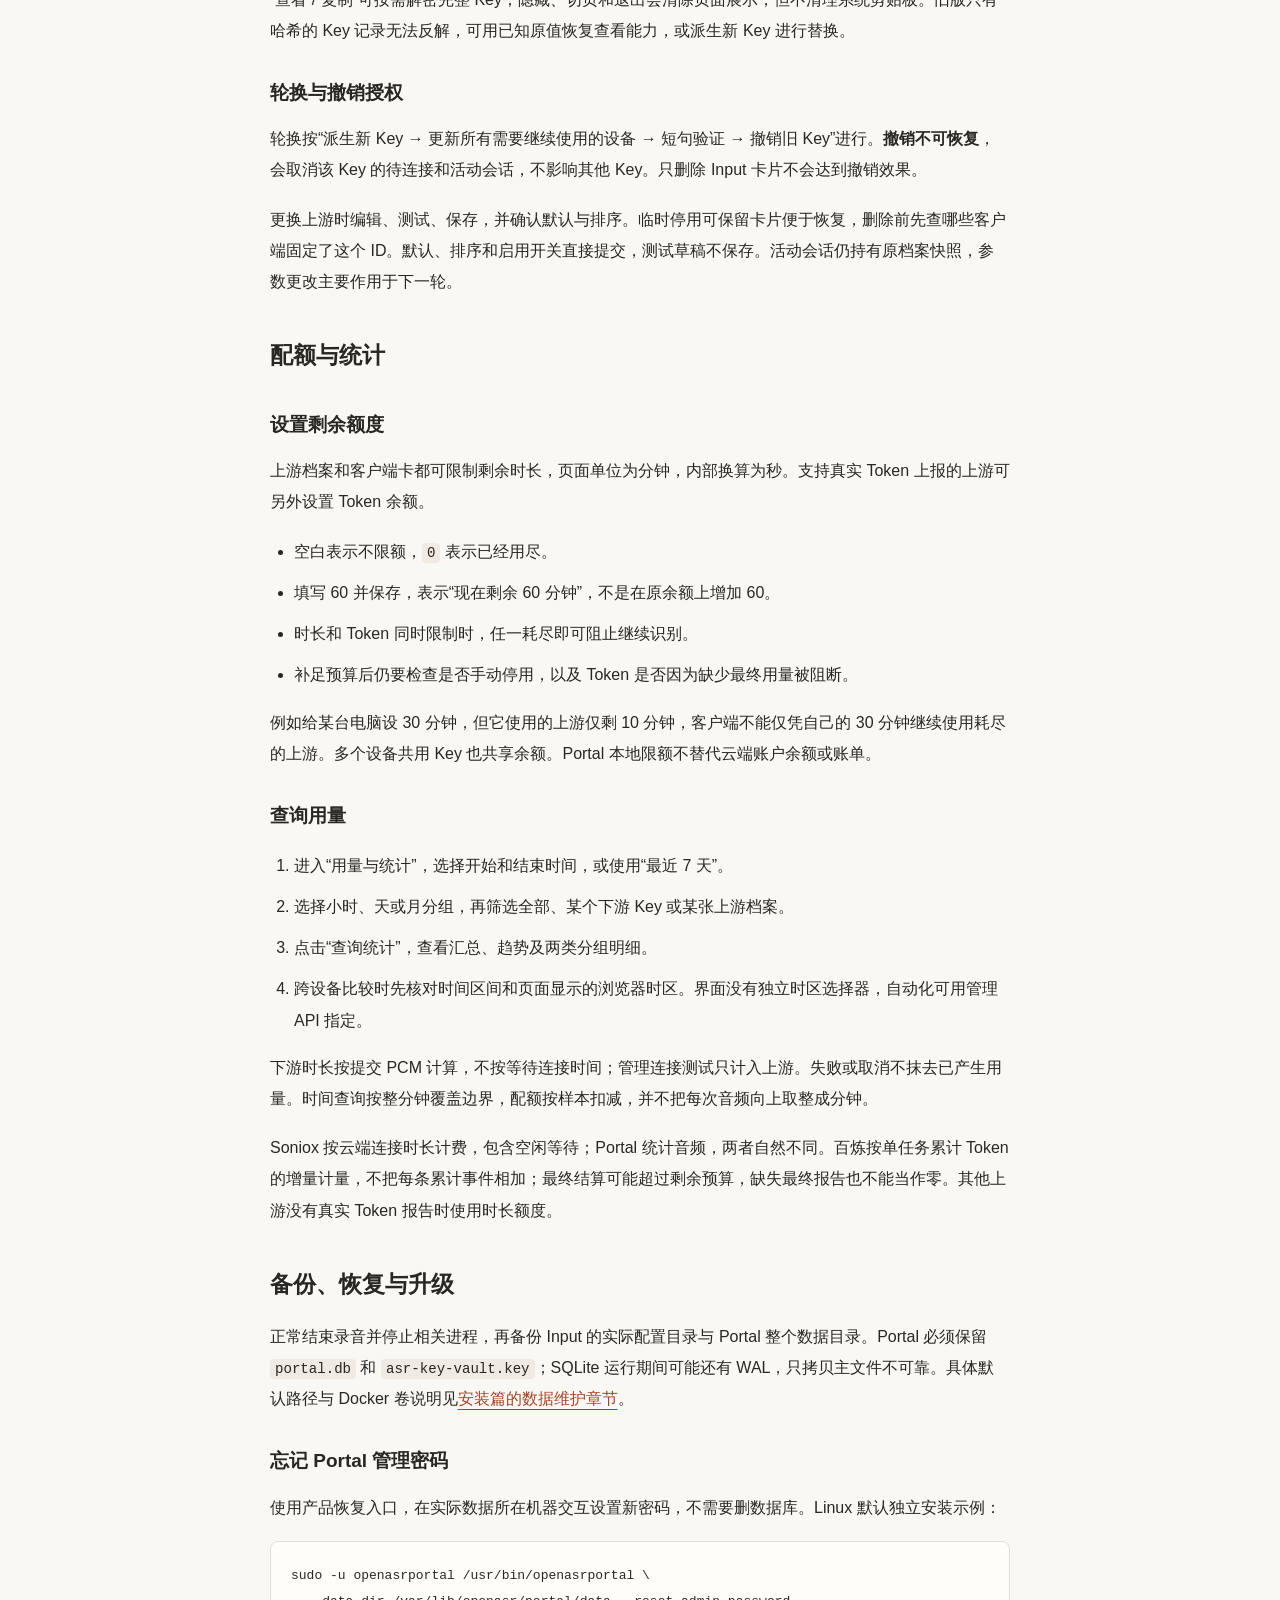
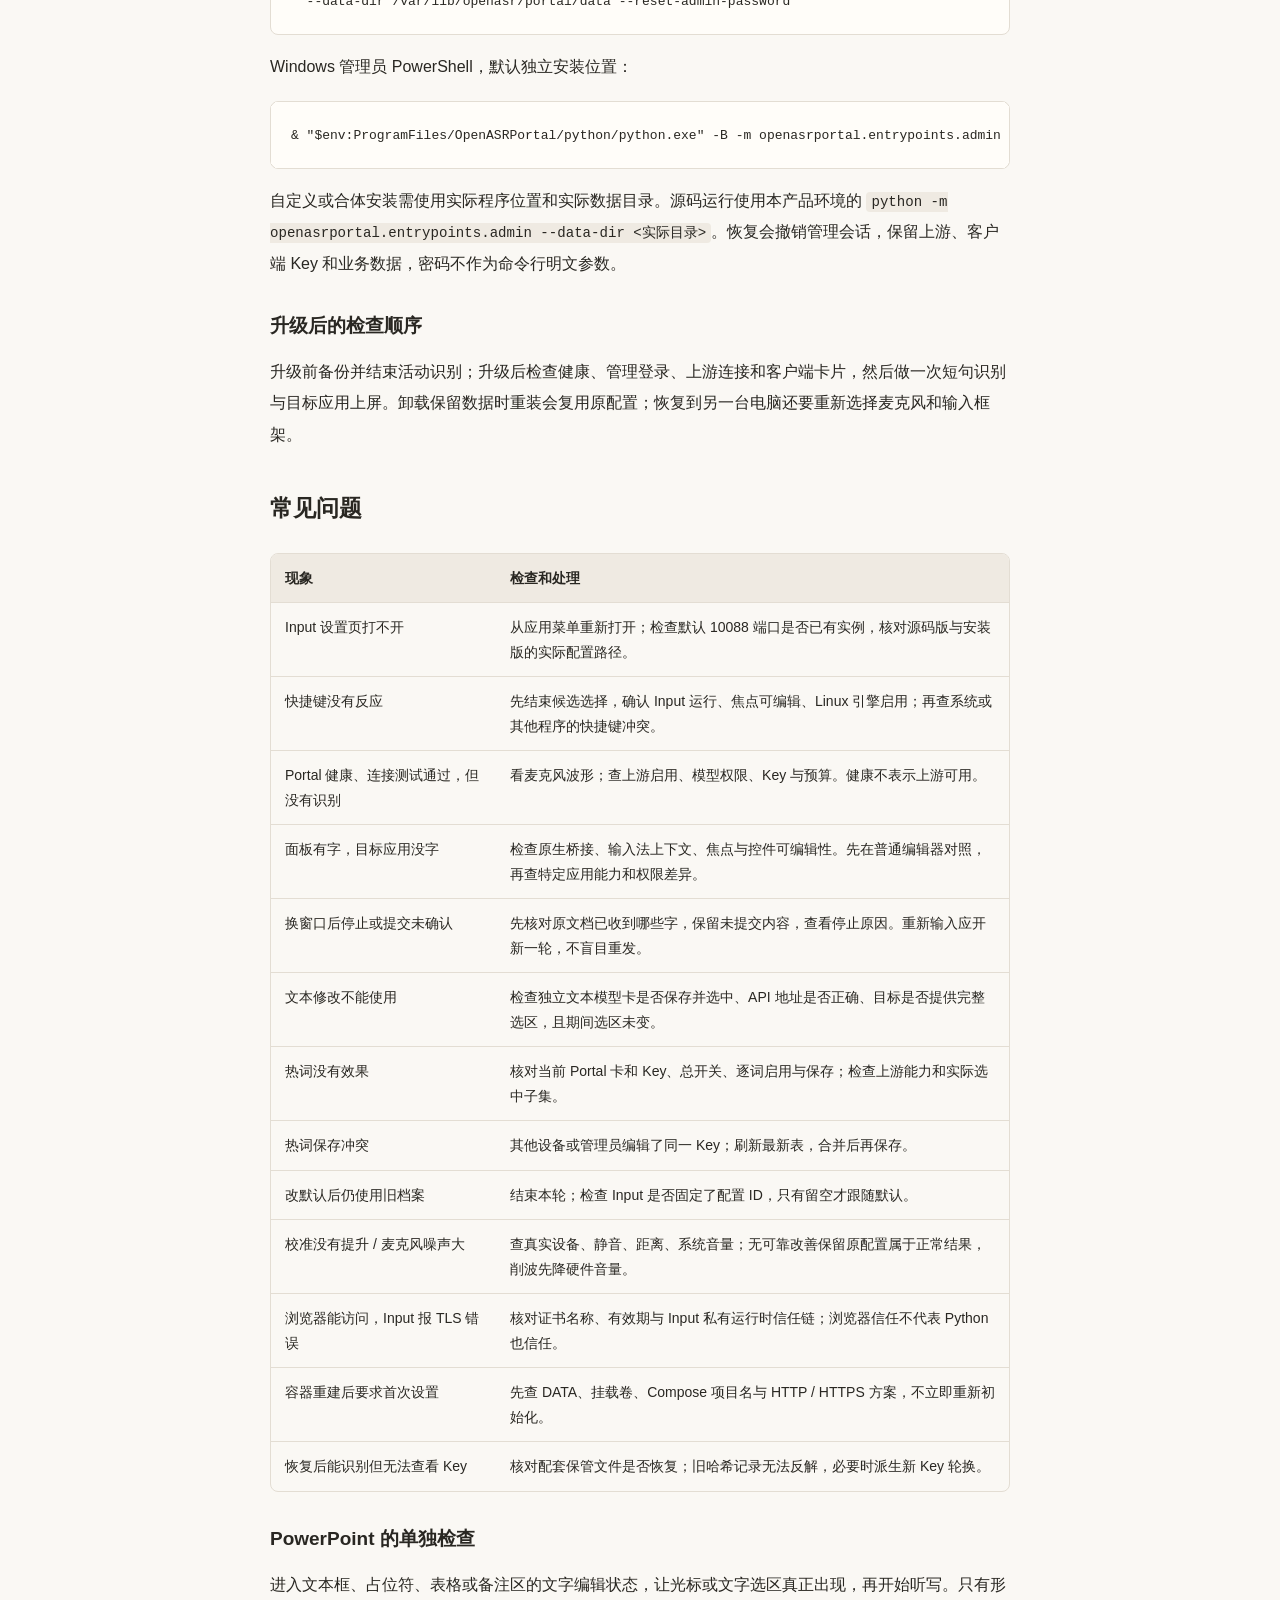
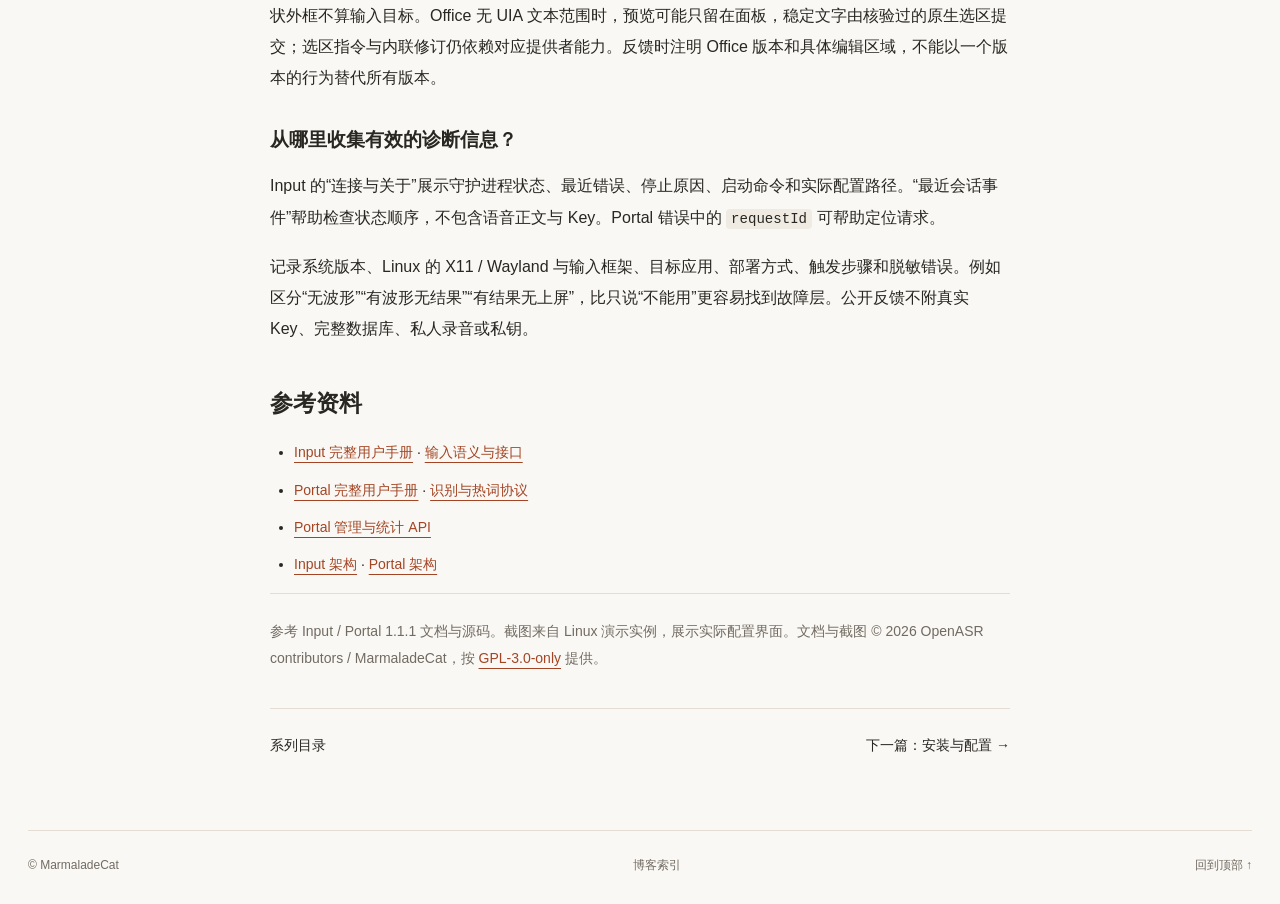
<file: blog/01-01-openasr-guide.html>
<!doctype html>
<html lang="zh-CN">
  <head>
    <meta charset="utf-8">
    <meta name="viewport" content="width=device-width, initial-scale=1">
    <meta name="description" content="介绍 OpenASRInput 与 OpenASRPortal 的功能、设计架构，以及听写、语音改写、热词和日常管理。">
    <meta name="theme-color" content="#faf8f4">
    <title>01 · OpenASR 软件介绍与使用 · MarmaladeCat</title>
    <link rel="icon" href="../favicon.svg" type="image/svg+xml">
    <link rel="stylesheet" href="../styles.css">
    <script src="../site.js" defer></script>
    <script src="article.js" defer></script>
  </head>
  <body>
    <a class="skip-link" href="#main">跳转到主要内容</a>
    <div class="page article-page">
      <header class="site-header">
        <a class="brand" href="../" aria-label="MarmaladeCat 首页"><span class="brand-mark" aria-hidden="true">MMC</span><span>MarmaladeCat</span></a>
        <nav aria-label="主导航"><a href="../">首页</a><a href="./">博客</a><a href="../projects.html">我的开源项目</a><a href="../about.html">关于</a></nav>
      </header>
      <main class="article-layout" id="main">
        <aside class="article-sidebar">
          <details class="toc-disclosure" open>
            <summary>文章目录</summary>
            <nav class="article-toc" data-article-toc aria-label="文章目录"><ol>
              <li><a href="#overview">软件介绍</a></li><li><a href="#features">主要功能</a></li><li><a href="#architecture">设计架构</a></li><li><a href="#dictation">普通听写</a></li><li><a href="#saving">保存设置</a></li><li><a href="#cards">切换 Portal</a></li><li><a href="#microphone">麦克风与面板</a></li><li><a href="#rewrite">选区语音修改</a></li><li><a href="#hotwords">热词</a></li><li><a href="#admin">Portal 管理</a></li><li><a href="#quota">配额与统计</a></li><li><a href="#maintenance">备份与恢复</a></li><li><a href="#troubleshooting">常见问题</a></li><li><a href="#sources">参考资料</a></li>
            </ol></nav>
          </details>
        </aside>
        <div class="article-main">
        <a class="text-link" href="./#openasr">← OpenASR 系列</a>
        <article aria-labelledby="article-title">
          <header class="article-header">
            <p class="eyebrow">OPENASR · 发布 <time datetime="2026-11-11">2026.11.11</time> · 更新 <time datetime="2026-11-12">2026.11.12</time></p>
            <h1 id="article-title">01 · OpenASR 软件介绍与使用</h1>
            <p class="article-lead">了解语音输入与识别网关的功能和架构，掌握听写、语音改写、热词与日常管理。</p>
            <p class="article-version">适用版本：OpenASRInput / OpenASRPortal 1.1.1</p>
          </header>
          <div class="article-body">
            <h2 id="overview">软件介绍</h2>
            <p><strong>OpenASRInput</strong> 是 Windows / Linux 系统语音输入工具：采集麦克风音频，显示识别预览，把稳定文字输入当前应用。<strong>OpenASRPortal</strong> 是识别网关：连接云端或本地识别服务，为客户端提供统一接口，并管理授权、热词和用量。</p>
            <p>普通听写需要 <strong>Input + Portal + 一个识别上游</strong>。Portal 可装在本机或服务器，连接云端识别服务时无需在电脑上安装识别模型。软件原创代码与文档采用 GPL v3 开源许可。</p>
            <p>尚未安装可先阅读<a href="01-02-openasr-installation.html">安装与配置</a>；已有软件但没有识别服务，可直接阅读<a href="01-03-openasr-connections.html">上下游接入配置</a>。后面的使用步骤以已接通一个上游为前提。</p>
            <h2 id="features">主要功能</h2>
            <h3>OpenASRInput：桌面语音输入</h3>
            <ul>
              <li><strong>快捷听写：</strong>在可编辑控件中启动录音，预览随识别修订，稳定文字逐句上屏。</li>
              <li><strong>选区语音修改：</strong>选中文字，说出润色、缩写或翻译指令，由独立文本模型处理后替换选区。</li>
              <li><strong>设备与外观：</strong>选择麦克风、调整增益、自动校准，设置面板主题、位置、透明度和字号。</li>
              <li><strong>多服务与热词：</strong>保存多张 Portal 卡，按场景切换连接，维护当前 Key 的个人热词。</li>
              <li><strong>平台集成：</strong>Windows 使用原生桥接；Linux 支持 IBus、Fcitx5 和 X11 下的 Fcitx4。</li>
            </ul>
            <figure class="screenshot"><a href="images/openasr/input-appearance.png" target="_blank" rel="noopener"><img src="images/openasr/input-appearance.png" width="1280" height="1024" alt="Input 外观设置及输入面板预览" loading="lazy"></a><figcaption>Input 1.1.1 外观页。右侧预览用于选择样式，不是实时识别结果；点击图片可查看原图。</figcaption></figure>
            <h3>OpenASRPortal：统一识别服务</h3>
            <ul>
              <li><strong>云端上游：</strong>本文介绍豆包、百炼、Soniox 与 Boson，支持独立档案、默认选择和候补排序。</li>
              <li><strong>客户端接入：</strong>Input 及按公开 API 开发的程序共用识别能力。</li>
              <li><strong>授权与预算：</strong>为使用者或设备派生 ASR Key，独立设置额度，查看用量并撤销授权。</li>
              <li><strong>热词与网络：</strong>管理个人词表、公共推荐词表和上游 HTTP / HTTPS 代理。</li>
            </ul>
            <p>Portal 本身不加载识别模型，实际识别由配置的上游服务完成。</p>
            <h2 id="architecture">设计架构</h2>
            <h3>数据流与产品分工</h3>
            <figure><div class="architecture-flow" role="group" aria-label="语音输入架构">
              <div class="flow-node"><strong>麦克风 → Input</strong><small>采集音频、固定输入目标、维护录音状态</small></div>
              <div class="flow-arrow">↓ PCM 音频 · HTTP / WebSocket v1 ↑ 识别事件</div>
              <div class="flow-node"><strong>Portal → 云端 ASR</strong><small>校验授权、选择档案、适配协议、计量</small></div>
              <div class="flow-arrow">识别结果沿原连接返回</div>
              <div class="flow-node"><strong>Input → 原生桥接 → 当前应用</strong><small>更新预览，稳定定稿后确认上屏</small></div>
            </div><figcaption>识别服务与桌面输入分离。Portal 不操作光标；Input 不持有云 ASR 的上游 Key。</figcaption></figure>
            <p>Input 与 Portal 各自管理配置、依赖和运行进程，通过公开 HTTP / WebSocket 接口协作。Portal 使用 Python / aiohttp 与独立 SQLite；Input 包括设置网页、录音控制器和平台原生桥接。打开设置页只代表配置服务可用，真实输入还需要录音进程和桥接正常运行。</p>
            <h3>源码分层</h3>
            <div class="table-scroll" tabindex="0" role="region" aria-label="源码分层"><table><thead><tr><th scope="col">层次</th><th scope="col">Input</th><th scope="col">Portal</th></tr></thead><tbody>
              <tr><td>入口与展示</td><td><code>entrypoints</code> 组装命令行与进程；<code>presentation</code> 提供面板和设置。</td><td><code>entrypoints</code> 启动服务；<code>api</code> 处理路由与认证；<code>presentation</code> 提供管理页。</td></tr>
              <tr><td>业务与规则</td><td><code>application</code> 控制录音和提交；<code>domain</code> 校验状态与识别账本。</td><td><code>application</code> 编排会话、热词与用量；<code>domain</code> 定义配置与能力。</td></tr>
              <tr><td>外部能力</td><td><code>adapters</code> 连接 Portal 与平台；<code>infrastructure</code> 处理配置、音频和进程；<code>src/native</code> 对接输入框架。</td><td><code>providers</code> 封装上游协议；<code>storage</code> 管理本产品数据库和密钥保管。</td></tr>
            </tbody></table></div>
            <h3>识别会话与可靠上屏</h3>
            <ol>
              <li>客户端使用 ASR Key 查询能力和档案，创建会话，获得短期一次性 ticket。</li>
              <li>连接同源 WebSocket，等待 <code>session.ready</code>，再上传 16 kHz、单声道 PCM16 音频。</li>
              <li><code>transcript.partial</code> 替换当前语句预览；<code>transcript.final</code> 表示稳定定稿，Input 逐句排队提交。</li>
              <li>停止时发送 <code>audio.end</code>，继续等待尾部定稿和 <code>session.finished</code>，再清理本轮资源。</li>
            </ol>
            <p><code>sessionId</code> 区分会话，<code>seq</code> 校验事件顺序，<code>utteranceId / revision</code> 区分语句及修订；重复 final 不重复上屏。Input 另外使用录音轮次、焦点身份和提交 ACK，防止旧结果写到新窗口。确认不明确时保留未确认状态，不盲目重发。</p>
            <p>Windows 目标控件和 Linux 输入法框架提供的选区、预编辑与光标定位能力不同。Wayland 面板位置取决于桌面协议，Fcitx4 仅用于 X11。v1 不支持音频续传；结束后继续录音会建立新会话。</p>
            <h3>认证与数据归属</h3>
            <p>管理员密码用于 Portal 管理；客户端 ASR Key 用于识别和个人热词；云服务 Key 仅用于 Portal 连接上游。管理密码以随机盐 scrypt 哈希保存，管理 token 默认 30 分钟过期。Key 的认证摘要与供查看的加密副本分开保存，所以备份须保留数据库与保管文件。</p>
            <p>Input 保存设备和连接配置；Portal 保存档案、授权、热词与统计，不持久保存录音或转写全文。实际文字属于目标文档。选区语音修改会另外调用单独配置的文本模型。</p>
            <h2 id="dictation">普通听写</h2>
            <ol>
              <li>确认 Input 已启动，Linux 当前输入框架已启用 OpenASRInput；在普通文本编辑器中结束原输入法的候选选择，点出光标。</li>
              <li>按 <kbd>Shift+Space</kbd> 开始听写，观察波形与录音状态，再说一句短语，例如“今天先整理项目文档，再检查安装说明”。</li>
              <li>保持目标焦点。预览可能修改字词和标点，这是识别修订，不要反复复制同一句预览。</li>
              <li>再次按 <kbd>Shift+Space</kbd> 停止录音，等待最后定稿和上屏完成，再继续键盘编辑或切换窗口。</li>
              <li>检查编辑器中的实际文字。若只有面板显示而没有进入文档，查看桥接、焦点与目标控件，而不是重复说同一句。</li>
            </ol>
            <div class="table-scroll" tabindex="0" role="region" aria-label="常用快捷键"><table><thead><tr><th scope="col">操作</th><th scope="col">Linux</th><th scope="col">Windows</th></tr></thead><tbody>
              <tr><td>普通听写开始 / 结束</td><td><kbd>Shift+Space</kbd></td><td><kbd>Shift+Space</kbd></td></tr>
              <tr><td>选区语音修改开始 / 结束</td><td><kbd>Alt+Z</kbd></td><td><kbd>Alt+X</kbd></td></tr>
            </tbody></table></div>
            <p>Linux 还可以用 <kbd>Enter</kbd> 正常收尾、<kbd>Esc</kbd> 取消未提交部分。Windows 文本修改的实际键位是 <strong>Alt+X</strong>，不是早期截图里的 Alt+Z。没有选区时，文本修改快捷键可进入普通语音输入。录音中的普通字符和编辑键可能由语音模式消费，结束后再键盘修改会更清楚。</p>
            <h3>预览、定稿、停止和取消的区别</h3>
            <p>临时预览可以被新结果替换，稳定 final 才会排队提交。Input 会逐句上屏，不一定等整轮停止才全部写入。面板展示最近一段，Linux 的“20 词缓冲”只是显示范围，不能据此判断完整文本被截断。</p>
            <p>正常停止会继续等待尾部结果；取消放弃尚未提交内容，<strong>不会撤销已经写进文档的句子</strong>。切到别的窗口后，旧结果不会自动投到新窗口；提交确认不明确时先核对目标文档，避免重新录制造成重复。当前单轮时长接近五分钟时会自动收尾，长口述可拆成多轮。</p>
            <h2 id="saving">保存设置</h2>
            <p>Input 设置页默认使用本机 10088 端口，可从应用菜单或 <code>openasrinput settings</code> 打开。Portal 管理页默认是 10087 端口的 <code>/admin</code>；两个页面的职责不同。</p>
            <div class="table-scroll" tabindex="0" role="region" aria-label="设置保存与生效方式"><table><thead><tr><th scope="col">设置</th><th scope="col">保存动作</th><th scope="col">生效要点</th></tr></thead><tbody>
              <tr><td>Input 外观、设备、框架与通用项</td><td>底部“保存设置”</td><td>外观可更新运行中面板；设备主要用于下一轮；框架保存后执行 start。</td></tr>
              <tr><td>Portal 连接卡</td><td>新建时“保存并新增 Portal 卡”；修改时“保存此卡”，再“使用此 Portal”</td><td>测试不保存；保存不代表已选为当前。</td></tr>
              <tr><td>文本模型卡</td><td>新建时“保存并新增模型卡”；修改时“保存模型卡”，再“使用此模型”</td><td>普通听写不需要此卡。</td></tr>
              <tr><td>个人热词</td><td>“保存热词设置”</td><td>同步到当前 Key 的 Portal 表，供后续会话使用。</td></tr>
              <tr><td>麦克风校准</td><td>“应用验证后的配置”</td><td>只有结果满足应用条件时才能替换当前配置。</td></tr>
              <tr><td>Portal 上游、额度、公共表</td><td>各自表单的保存按钮</td><td>没有保存全部分区的总按钮；测试不自动保存。</td></tr>
            </tbody></table></div>
            <p>Input 的“重新载入”读取已保存配置，先处理未保存修改；原生桥接 socket 更改要在下次启动守护进程时生效。切换连接最好等当前录音收尾完成。Input 与 Portal 的右上角均可选择中文 / English，各自记住浏览器选择，切换不会提交或重置表单，也不会翻译用户词语和识别正文。</p>
            <h2 id="cards">切换 Portal 与识别档案</h2>
            <ol>
              <li>进入“语音识别”，为不同服务各建一张卡，填写名称、HTTP(S) origin、客户端 Key 和可选配置 ID。</li>
              <li>点击“测试状态与时延”。它测网关鉴权和配置查询的 HTTP 往返，不是识别首字时延。</li>
              <li>保存卡片并“使用此 Portal”，核对当前使用标记，再开始新一轮。</li>
            </ol>
            <p>例如家庭电脑可以有“本机 Portal”和“远端工作 Portal”两张卡。不要只把同一张卡地址反复改来改去：Key 与服务是配对的，已保存 Key 不回显，也不会自动继承到另一张卡。清除凭据应使用明确的“清除已保存的接入 Key”，不要靠空输入框猜测。</p>
            <p><strong>跟随默认：</strong>配置 ID 留空，新会话由 Portal 选默认及可用候补。<strong>固定档案：</strong>填指定 ID，只使用它；该档案停用时不会偷偷切换。修改 Portal 默认只影响后续新会话，不能在一轮中迁移模型。</p>
            <p>删除本机卡片不会撤销服务器端 Key。多台设备共用一份 Key 时，热词、预算与撤销状态也共用；需要独立核算或不同词表时让管理员派生不同 Key。远端地址填写服务器的 HTTPS origin，不能用客户端自己的 <code>127.0.0.1</code>。</p>
            <h2 id="microphone">麦克风与面板</h2>
            <h3>选择设备与增益</h3>
            <p>“刷新设备”仅枚举麦克风，不会开始录音。经常插拔耳机可选择系统默认设备；固定桌面麦克风可明确指定设备，但拔出后要重新选择。确认没有误选系统回放设备，并先检查硬件静音、系统输入音量和说话距离。</p>
            <p>备用输入增益范围为 0.5–3，未匹配校准档案时才使用；匹配档案优先。数字增益不能修复原始削波或消除噪声。音量过载应先降硬件输入，不是继续增加软件增益。</p>
            <h3>自动校准</h3>
            <ol>
              <li>保存并选中可用 Portal，结束正在进行的听写，保持日常坐姿、距离和音量。</li>
              <li>点击“开始麦克风校准”，先安静三秒，等朗读提示出现后再读页面材料。</li>
              <li>读完点击“朗读完毕，结束录音”，等待同一录音的增益和必要轻度高通比较及候选复测。</li>
              <li>页面要求时，点击“录制独立验证短文”，按新的材料录音，验证改善是否能推广到另一段内容。</li>
              <li>仅在有可应用结果时点击“应用验证后的配置”。没有可靠改善会保留原设置，途中也可取消。</li>
            </ol>
            <p>校准会多次调用当前上游，通常产生数分钟识别用量，并非免费的电平测试；音频仅在本次任务内存中使用。换麦克风、距离或环境后再考虑重做，不必每天校准。手工改增益会使旧档案失效，“恢复此设备的手动增益”可撤回校准设置。</p>
            <figure class="screenshot"><a href="images/openasr/input-microphone.png" target="_blank" rel="noopener"><img src="images/openasr/input-microphone.png" width="1280" height="1024" alt="Input 麦克风选择、增益与自动校准入口" loading="lazy"></a><figcaption>麦克风配置页：先选择设备，再按朗读提示校准。图中未进行录音或校准。</figcaption></figure>
            <h3>面板外观</h3>
            <p>设置页主题和输入面板主题彼此独立，可选择 GitHub、Material、Nord、Rosé Pine 与亮暗模式。面板位置可跟随光标、固定在上下或四角，也可隐藏；固定位置多屏下通常跟随目标所在屏幕。</p>
            <ul>
              <li>透明度 0 表示不透明，100 为完全透明；看不见面板时先检查此项，录音仍可能在运行。</li>
              <li>面板缩放 80%–150%，预览字号 12–22 px；高分屏可从 125%、16–18 px 开始。</li>
              <li>面板宽度 480–960，圆角 8–24；设置中的外观预览不会访问麦克风。</li>
              <li>Wayland 缺少全局光标坐标时可退回屏幕下方；layer-shell 的屏幕选择由合成器控制。X11 透明度需要桌面合成器。</li>
            </ul>
            <p>Linux 的“普通雾凇键盘输入使用内联预编辑”只影响普通拼音预览。若某些输入框选词后出现重复，可关闭并保存，让拼音预览留在候选面板；语音预编辑不受这个选项影响。</p>
            <h2 id="rewrite">选区语音修改</h2>
            <p>普通听写把语音变成文字；选区修改则先把语音指令识别出来，再将<strong>选区文字与指令</strong>发给文本模型，最后尝试替换原选区。它需要 Portal 识别连接和独立的文本模型连接同时可用。</p>
            <h3>配置文本模型</h3>
            <ol>
              <li>在“文本指令修改”新增卡，按名称、来源、API 地址、Key、模型名填写。</li>
              <li>DeepSeek 官方来源提供官方地址与模型目录；OpenAI 兼容来源填写服务支持的 Chat Completions Base URL，可刷新模型列表或手填模型名。</li>
              <li>“测试可用性”使用固定示例，会产生少量文本模型调用用量。测试不代替保存，失败也不阻止保存完整卡片。</li>
              <li>具备名称、来源、地址、模型和 Key 后，点击“保存并新增模型卡”，再在已保存的卡片上点击“使用此模型”。修改已有卡片时点击“保存模型卡”。</li>
            </ol>
            <p>聊天网页地址不是 API Base URL。云 ASR Key 继续留在 Portal，文本模型 Key 留在 Input 模型卡。“停用文本修改”不影响普通听写，语音识别与文本修改使用各自独立的服务连接。</p>
            <figure class="screenshot"><a href="images/openasr/input-text-model.png" target="_blank" rel="noopener"><img src="images/openasr/input-text-model.png" width="1280" height="1024" alt="Input 新增文本模型卡的名称、来源、地址与模型字段" loading="lazy"></a><figcaption>文本模型设置页。示例表单用于说明字段位置，API Key 需填写自己的文本服务凭据。</figcaption></figure>
            <h3>修改选区</h3>
            <ol>
              <li>在支持选区读取与替换的应用中选中一段文字，保持这个目标。</li>
              <li>按 Linux <kbd>Alt+Z</kbd> / Windows <kbd>Alt+X</kbd>，说“把这段话改成更简短的通知”或“改成条理清晰的三点”。</li>
              <li>再次按相同快捷键结束，Linux 也可 Enter 收尾；等待面板显示识别指令并完成模型处理。</li>
              <li>检查原选区的替换结果，再继续编辑。Linux 可 Esc 取消尚未完成的部分。</li>
            </ol>
            <p>目标或选区变化时不应替换。应用不能提供完整选区时，改用普通听写或在支持的编辑器中操作。不要因为普通输入成功，就假定同一应用一定支持完整选区修改。</p>
            <h2 id="hotwords">个人热词与公共词表</h2>
            <h3>维护个人热词</h3>
            <ol>
              <li>先保存并选好 Portal 卡，进入“个人热词”，点击“刷新 Portal 热词状态”。</li>
              <li>输入常用专名或术语，设置权重 1–5，点击“新增一条”；逐词启用、停用或删除。</li>
              <li>勾选“启用热词增强”，点击“保存热词设置”。总开关关闭会保留词条，但暂停使用。</li>
              <li>从公共表找词时，先“加载到候选区”，搜索并逐词“加入热词表”，最后再次保存。</li>
            </ol>
            <p>个人表最多 2000 词。下载 JSON 包含词语、权重和启用状态，不包含 Key、连接和总开关；导入按词语合并，同名词采用文件值，仍需保存才同步。多设备同 Key 编辑冲突时刷新最新 revision，再合并修改，不要连续覆盖。</p>
            <p>热词不能保证识别一定正确。豆包、百炼、Soniox 对词长、数量、字符和上下文预算有不同约束，Boson 当前不使用会话级个人热词。实际生效是所选上游能接受的子集。</p>
            <h3>发布公共词表</h3>
            <ol>
              <li>Portal“公共热词表 → 新增公共表”，填写名称、说明、来源网页和真实许可证 / 来源说明。</li>
              <li>选择 UTF-8 文件或粘贴正文。支持 TXT、TSV、CSV、JSON、RIME <code>.dict.yaml</code>。最简单的 TXT 是每行一词或 <code>词语|权重</code>。</li>
              <li>点击“解析 / 预览正文”，检查有效词数、错误、编码和搜索结果。</li>
              <li>勾选“发布到客户端推荐目录”，点击“保存公共表”。用户随后选择需要的词加入个人表。</li>
            </ol>
            <pre><code>机器学习|4
神经网络|4
医学成像|3</code></pre>
            <p>每张公共表最多 4 MiB / 50000 有效词，总共最多 100 张。联网来源下载后保存为独立表，不会自动持续同步原仓库。RIME 仅解析词表，不执行配置或自动展开引用；PDF 和搜狗二进制词库不能直接上传解析。</p>
            <p>公共表更新、停用或删除，不会改写用户已经选入个人表的词。管理员也可在客户端 Key 卡上“管理用户热词表”，编辑并保存该 Key 的同一份个人表；这不是另一张独立副本。第三方词表需保留自己的来源与许可。</p>
            <h2 id="admin">Portal 日常管理</h2>
            <h3>管理入口</h3>
            <p>服务概览用于确认上游数、有效 Key 数和上下游关系；上游 ASR 接入负责模型与凭据；下游客户端负责授权；用量与统计负责查账；公共热词表负责推荐；访问与权限说明管理和识别边界；Proxy 代理单独管理到上游的代理路径。</p>
            <p>顶部刷新重新读取状态并保留当前分类，退出只撤销当前管理会话，不撤销客户端识别 Key。访问与权限显示当前 origin，不提供修改监听地址的按钮；监听需改系统服务环境或 Compose。不能把回环地址直接发给另一台电脑使用。</p>
            <h3>分配客户端 Key</h3>
            <ol>
              <li>在“下游客户端”为一位使用者或需单独核算的设备填写名称。</li>
              <li>点击“派生 ASR Key”，把完整 Key 和 Portal origin 配对交给客户端。</li>
              <li>按需要设置剩余时长，首次使用后在统计中核对归属。</li>
            </ol>
            <p>“查看 / 复制”可按需解密完整 Key；隐藏、切页和退出会清除页面展示，但不清理系统剪贴板。旧版只有哈希的 Key 记录无法反解，可用已知原值恢复查看能力，或派生新 Key 进行替换。</p>
            <h3>轮换与撤销授权</h3>
            <p>轮换按“派生新 Key → 更新所有需要继续使用的设备 → 短句验证 → 撤销旧 Key”进行。<strong>撤销不可恢复</strong>，会取消该 Key 的待连接和活动会话，不影响其他 Key。只删除 Input 卡片不会达到撤销效果。</p>
            <p>更换上游时编辑、测试、保存，并确认默认与排序。临时停用可保留卡片便于恢复，删除前先查哪些客户端固定了这个 ID。默认、排序和启用开关直接提交，测试草稿不保存。活动会话仍持有原档案快照，参数更改主要作用于下一轮。</p>
            <h2 id="quota">配额与统计</h2>
            <h3>设置剩余额度</h3>
            <p>上游档案和客户端卡都可限制剩余时长，页面单位为分钟，内部换算为秒。支持真实 Token 上报的上游可另外设置 Token 余额。</p>
            <ul>
              <li>空白表示不限额，<code>0</code> 表示已经用尽。</li>
              <li>填写 60 并保存，表示“现在剩余 60 分钟”，不是在原余额上增加 60。</li>
              <li>时长和 Token 同时限制时，任一耗尽即可阻止继续识别。</li>
              <li>补足预算后仍要检查是否手动停用，以及 Token 是否因为缺少最终用量被阻断。</li>
            </ul>
            <p>例如给某台电脑设 30 分钟，但它使用的上游仅剩 10 分钟，客户端不能仅凭自己的 30 分钟继续使用耗尽的上游。多个设备共用 Key 也共享余额。Portal 本地限额不替代云端账户余额或账单。</p>
            <h3>查询用量</h3>
            <ol>
              <li>进入“用量与统计”，选择开始和结束时间，或使用“最近 7 天”。</li>
              <li>选择小时、天或月分组，再筛选全部、某个下游 Key 或某张上游档案。</li>
              <li>点击“查询统计”，查看汇总、趋势及两类分组明细。</li>
              <li>跨设备比较时先核对时间区间和页面显示的浏览器时区。界面没有独立时区选择器，自动化可用管理 API 指定。</li>
            </ol>
            <p>下游时长按提交 PCM 计算，不按等待连接时间；管理连接测试只计入上游。失败或取消不抹去已产生用量。时间查询按整分钟覆盖边界，配额按样本扣减，并不把每次音频向上取整成分钟。</p>
            <p>Soniox 按云端连接时长计费，包含空闲等待；Portal 统计音频，两者自然不同。百炼按单任务累计 Token 的增量计量，不把每条累计事件相加；最终结算可能超过剩余预算，缺失最终报告也不能当作零。其他上游没有真实 Token 报告时使用时长额度。</p>
            <h2 id="maintenance">备份、恢复与升级</h2>
            <p>正常结束录音并停止相关进程，再备份 Input 的实际配置目录与 Portal 整个数据目录。Portal 必须保留 <code>portal.db</code> 和 <code>asr-key-vault.key</code>；SQLite 运行期间可能还有 WAL，只拷贝主文件不可靠。具体默认路径与 Docker 卷说明见<a href="01-02-openasr-installation.html#data">安装篇的数据维护章节</a>。</p>
            <h3>忘记 Portal 管理密码</h3>
            <p>使用产品恢复入口，在实际数据所在机器交互设置新密码，不需要删数据库。Linux 默认独立安装示例：</p>
            <pre><code>sudo -u openasrportal /usr/bin/openasrportal \
  --data-dir /var/lib/openasr/portal/data --reset-admin-password</code></pre>
            <p>Windows 管理员 PowerShell，默认独立安装位置：</p>
            <pre><code>&amp; "$env:ProgramFiles/OpenASRPortal/python/python.exe" -B -m openasrportal.entrypoints.admin --data-dir "$env:ProgramData/OpenASR/Portal/data"</code></pre>
            <p>自定义或合体安装需使用实际程序位置和实际数据目录。源码运行使用本产品环境的 <code>python -m openasrportal.entrypoints.admin --data-dir &lt;实际目录&gt;</code>。恢复会撤销管理会话，保留上游、客户端 Key 和业务数据，密码不作为命令行明文参数。</p>
            <h3>升级后的检查顺序</h3>
            <p>升级前备份并结束活动识别；升级后检查健康、管理登录、上游连接和客户端卡片，然后做一次短句识别与目标应用上屏。卸载保留数据时重装会复用原配置；恢复到另一台电脑还要重新选择麦克风和输入框架。</p>
            <h2 id="troubleshooting">常见问题</h2>
            <div class="table-scroll" tabindex="0" role="region" aria-label="使用故障速查表"><table><thead><tr><th scope="col">现象</th><th scope="col">检查和处理</th></tr></thead><tbody>
              <tr><td>Input 设置页打不开</td><td>从应用菜单重新打开；检查默认 10088 端口是否已有实例，核对源码版与安装版的实际配置路径。</td></tr>
              <tr><td>快捷键没有反应</td><td>先结束候选选择，确认 Input 运行、焦点可编辑、Linux 引擎启用；再查系统或其他程序的快捷键冲突。</td></tr>
              <tr><td>Portal 健康、连接测试通过，但没有识别</td><td>看麦克风波形；查上游启用、模型权限、Key 与预算。健康不表示上游可用。</td></tr>
              <tr><td>面板有字，目标应用没字</td><td>检查原生桥接、输入法上下文、焦点与控件可编辑性。先在普通编辑器对照，再查特定应用能力和权限差异。</td></tr>
              <tr><td>换窗口后停止或提交未确认</td><td>先核对原文档已收到哪些字，保留未提交内容，查看停止原因。重新输入应开新一轮，不盲目重发。</td></tr>
              <tr><td>文本修改不能使用</td><td>检查独立文本模型卡是否保存并选中、API 地址是否正确、目标是否提供完整选区，且期间选区未变。</td></tr>
              <tr><td>热词没有效果</td><td>核对当前 Portal 卡和 Key、总开关、逐词启用与保存；检查上游能力和实际选中子集。</td></tr>
              <tr><td>热词保存冲突</td><td>其他设备或管理员编辑了同一 Key；刷新最新表，合并后再保存。</td></tr>
              <tr><td>改默认后仍使用旧档案</td><td>结束本轮；检查 Input 是否固定了配置 ID，只有留空才跟随默认。</td></tr>
              <tr><td>校准没有提升 / 麦克风噪声大</td><td>查真实设备、静音、距离、系统音量；无可靠改善保留原配置属于正常结果，削波先降硬件音量。</td></tr>
              <tr><td>浏览器能访问，Input 报 TLS 错误</td><td>核对证书名称、有效期与 Input 私有运行时信任链；浏览器信任不代表 Python 也信任。</td></tr>
              <tr><td>容器重建后要求首次设置</td><td>先查 DATA、挂载卷、Compose 项目名与 HTTP / HTTPS 方案，不立即重新初始化。</td></tr>
              <tr><td>恢复后能识别但无法查看 Key</td><td>核对配套保管文件是否恢复；旧哈希记录无法反解，必要时派生新 Key 轮换。</td></tr>
            </tbody></table></div>
            <h3>PowerPoint 的单独检查</h3>
            <p>进入文本框、占位符、表格或备注区的文字编辑状态，让光标或文字选区真正出现，再开始听写。只有形状外框不算输入目标。Office 无 UIA 文本范围时，预览可能只留在面板，稳定文字由核验过的原生选区提交；选区指令与内联修订仍依赖对应提供者能力。反馈时注明 Office 版本和具体编辑区域，不能以一个版本的行为替代所有版本。</p>
            <h3>从哪里收集有效的诊断信息？</h3>
            <p>Input 的“连接与关于”展示守护进程状态、最近错误、停止原因、启动命令和实际配置路径。“最近会话事件”帮助检查状态顺序，不包含语音正文与 Key。Portal 错误中的 <code>requestId</code> 可帮助定位请求。</p>
            <p>记录系统版本、Linux 的 X11 / Wayland 与输入框架、目标应用、部署方式、触发步骤和脱敏错误。例如区分“无波形”“有波形无结果”“有结果无上屏”，比只说“不能用”更容易找到故障层。公开反馈不附真实 Key、完整数据库、私人录音或私钥。</p>
            <h2 id="sources">参考资料</h2>
            <ul class="source-list">
              <li><a href="https://github.com/MarmaladeCat/OpenASRInput/blob/v1.1.1/docs/user-guide.zh-CN.md">Input 完整用户手册</a> · <a href="https://github.com/MarmaladeCat/OpenASRInput/blob/v1.1.1/docs/API.zh-CN.md">输入语义与接口</a></li>
              <li><a href="https://github.com/MarmaladeCat/OpenASRPortal/blob/v1.1.1/docs/user-guide.zh-CN.md">Portal 完整用户手册</a> · <a href="https://github.com/MarmaladeCat/OpenASRPortal/blob/v1.1.1/docs/API.zh-CN.md">识别与热词协议</a></li>
              <li><a href="https://github.com/MarmaladeCat/OpenASRPortal/blob/v1.1.1/docs/MANAGEMENT.zh-CN.md">Portal 管理与统计 API</a></li>
              <li><a href="https://github.com/MarmaladeCat/OpenASRInput/blob/v1.1.1/docs/architecture.zh-CN.md">Input 架构</a> · <a href="https://github.com/MarmaladeCat/OpenASRPortal/blob/v1.1.1/docs/architecture.zh-CN.md">Portal 架构</a></li>
            </ul>
            <p class="article-end">参考 Input / Portal 1.1.1 文档与源码。截图来自 Linux 演示实例，展示实际配置界面。文档与截图 © 2026 OpenASR contributors / MarmaladeCat，按 <a href="https://github.com/MarmaladeCat/OpenASRInput/blob/v1.1.1/LICENSE">GPL-3.0-only</a> 提供。</p>
          </div>
          <nav class="series-nav" aria-label="系列文章导航"><a href="./#openasr">系列目录</a><a href="01-02-openasr-installation.html">下一篇：安装与配置 →</a></nav>
        </article>
        </div>
      </main>
      <footer class="site-footer"><span>© MarmaladeCat</span><a href="./">博客索引</a><a href="#main">回到顶部 ↑</a></footer>
    </div>
  </body>
</html>
</file>
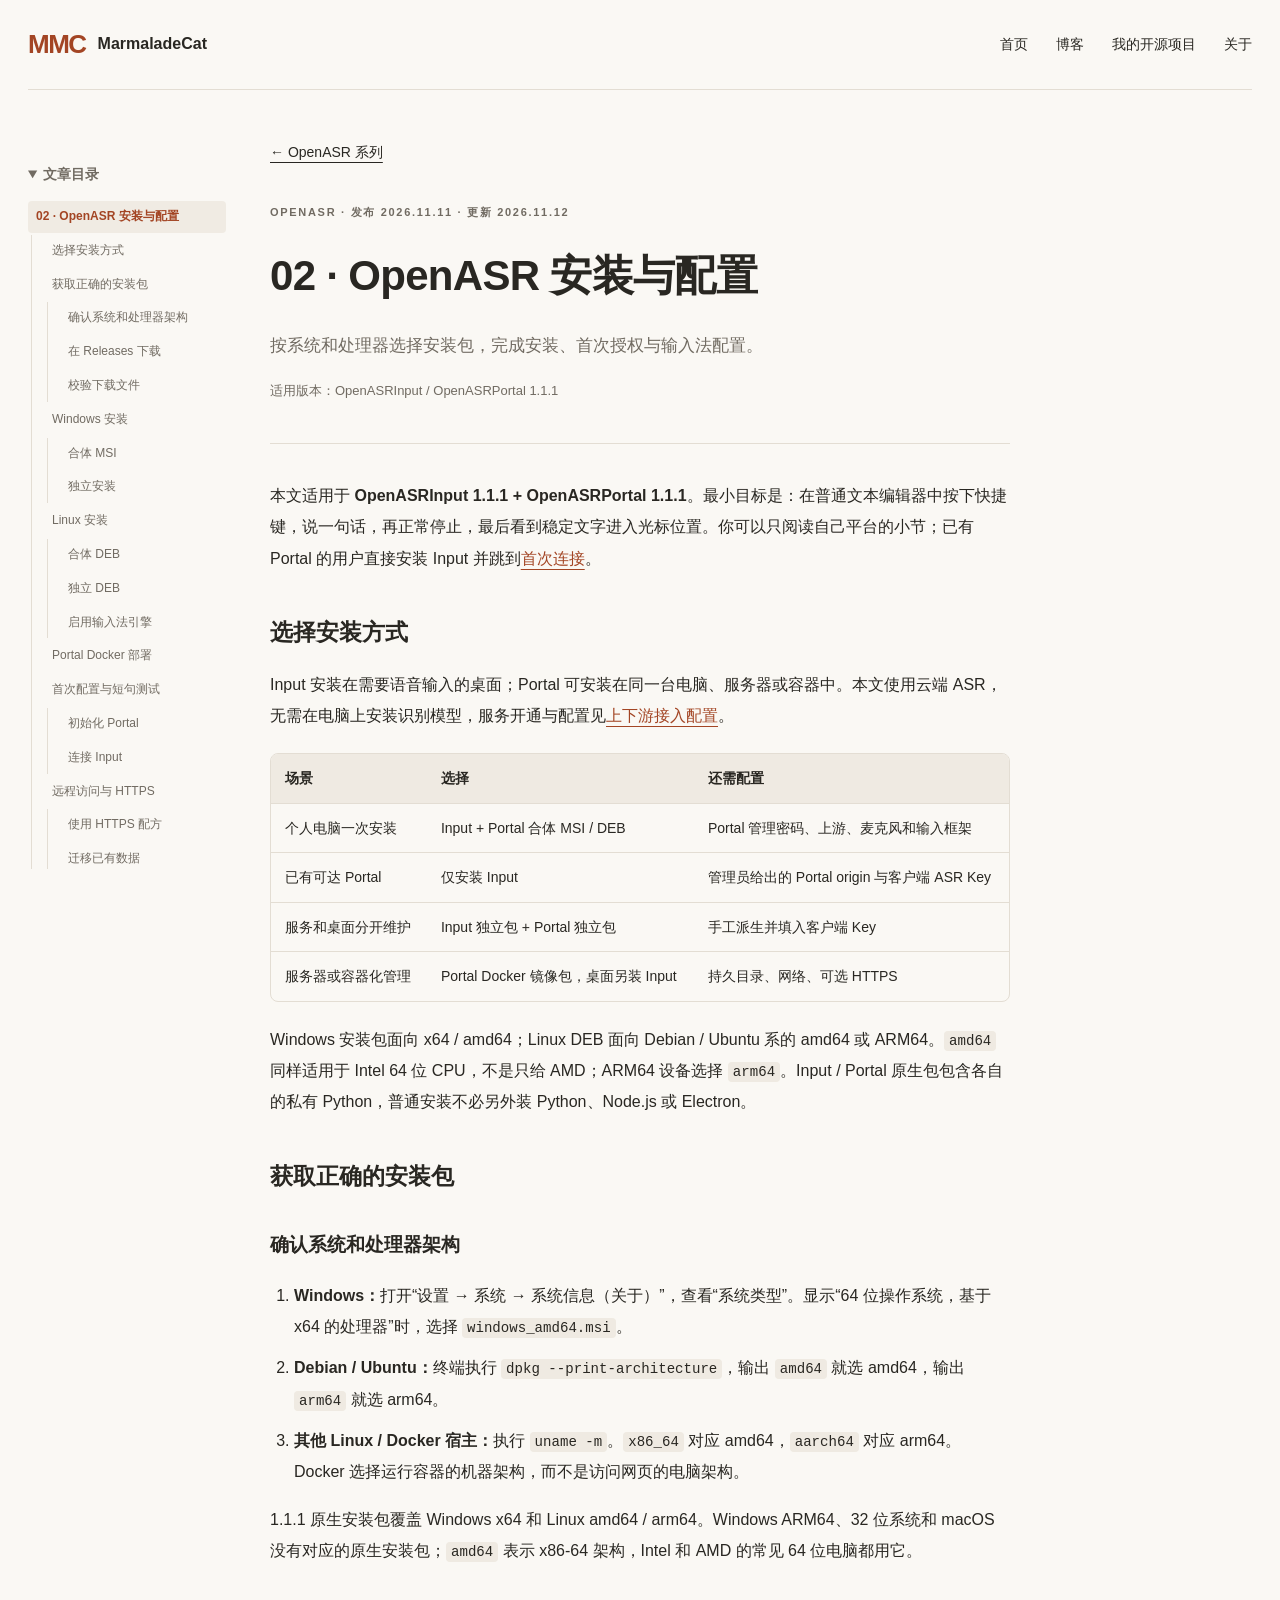
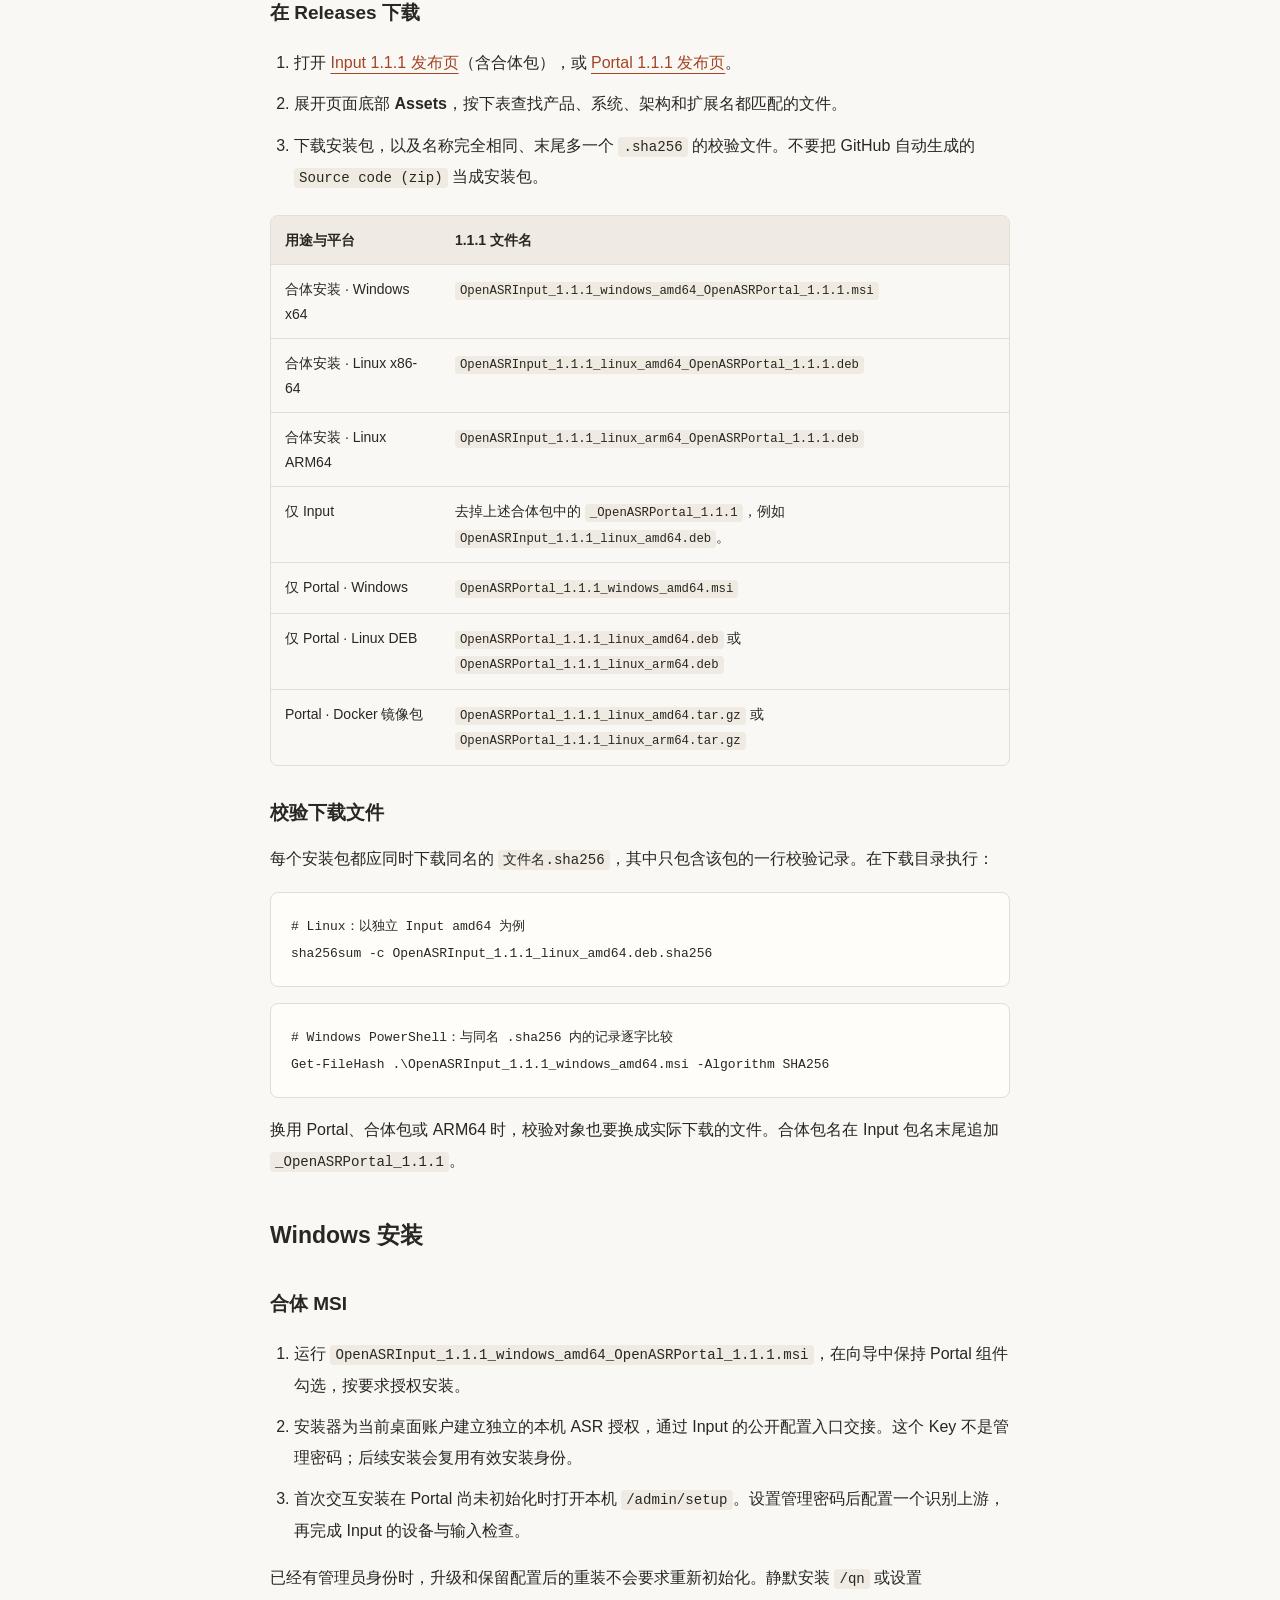
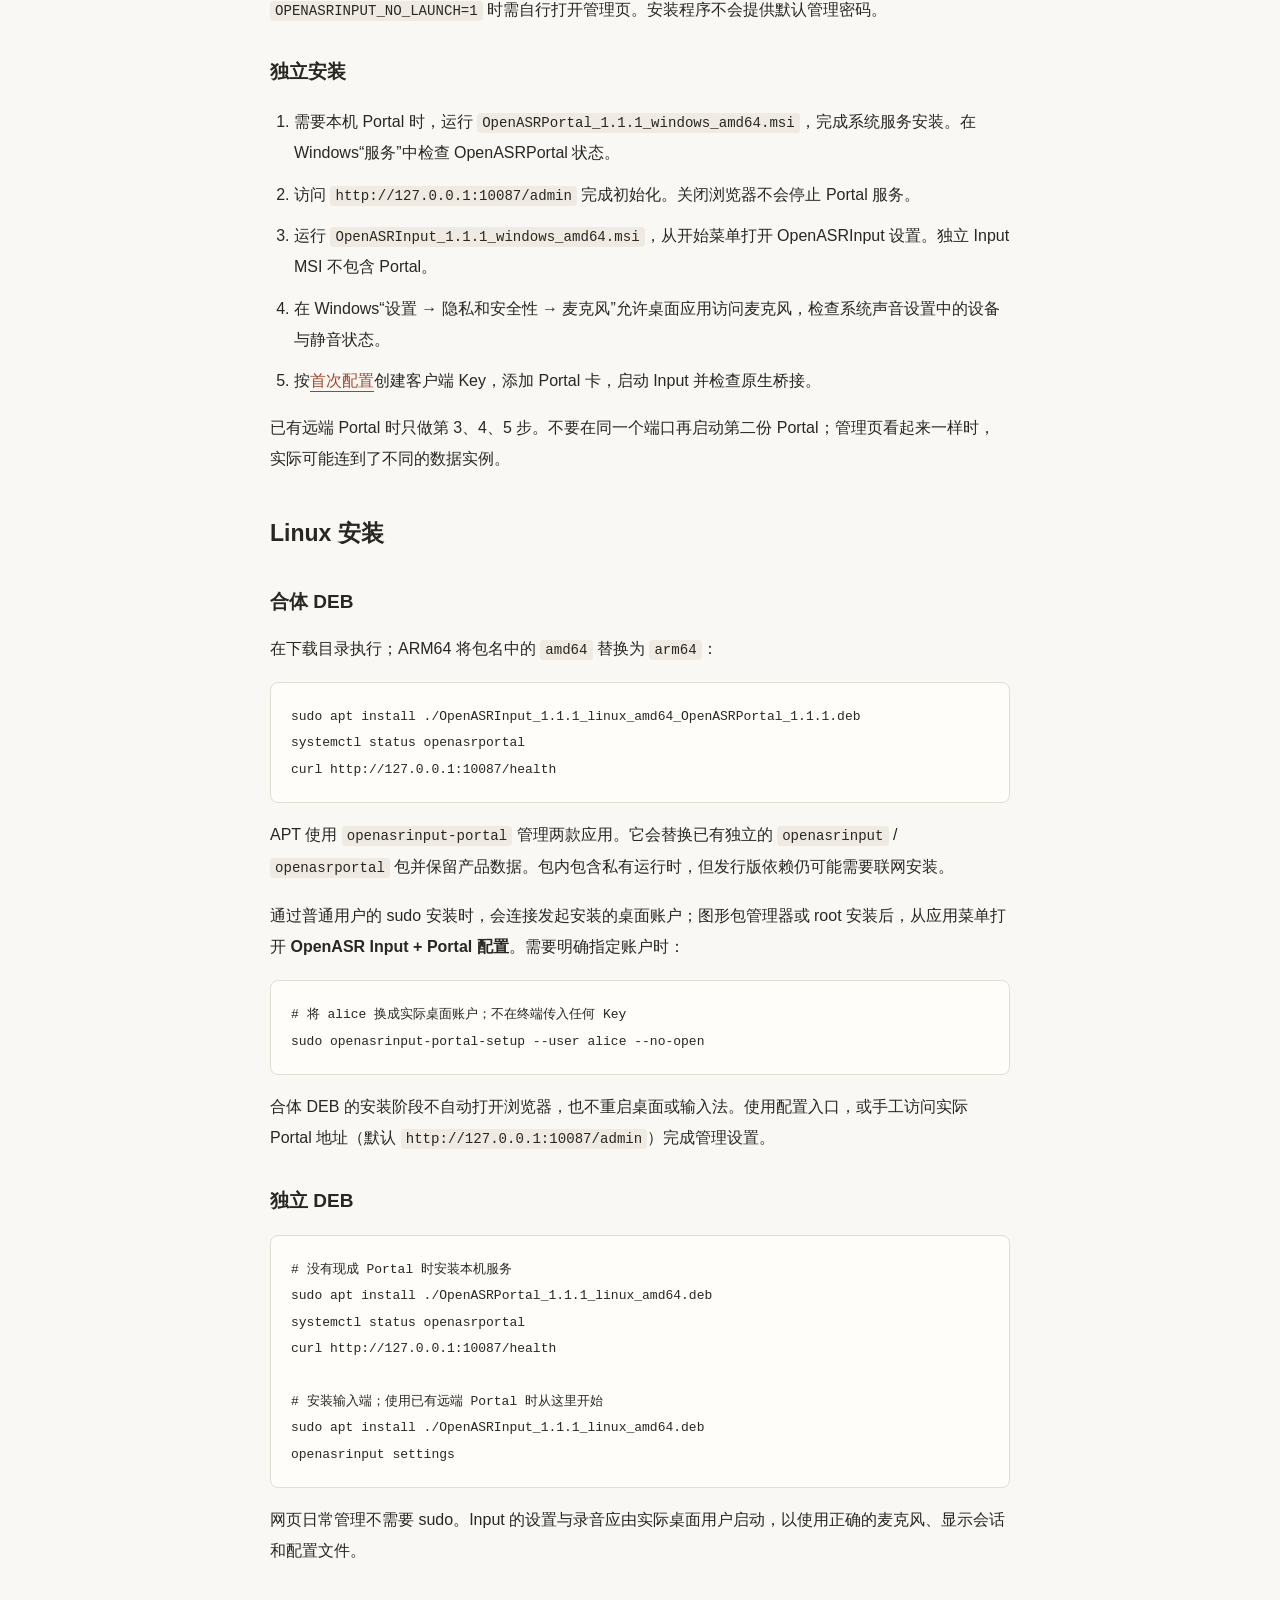
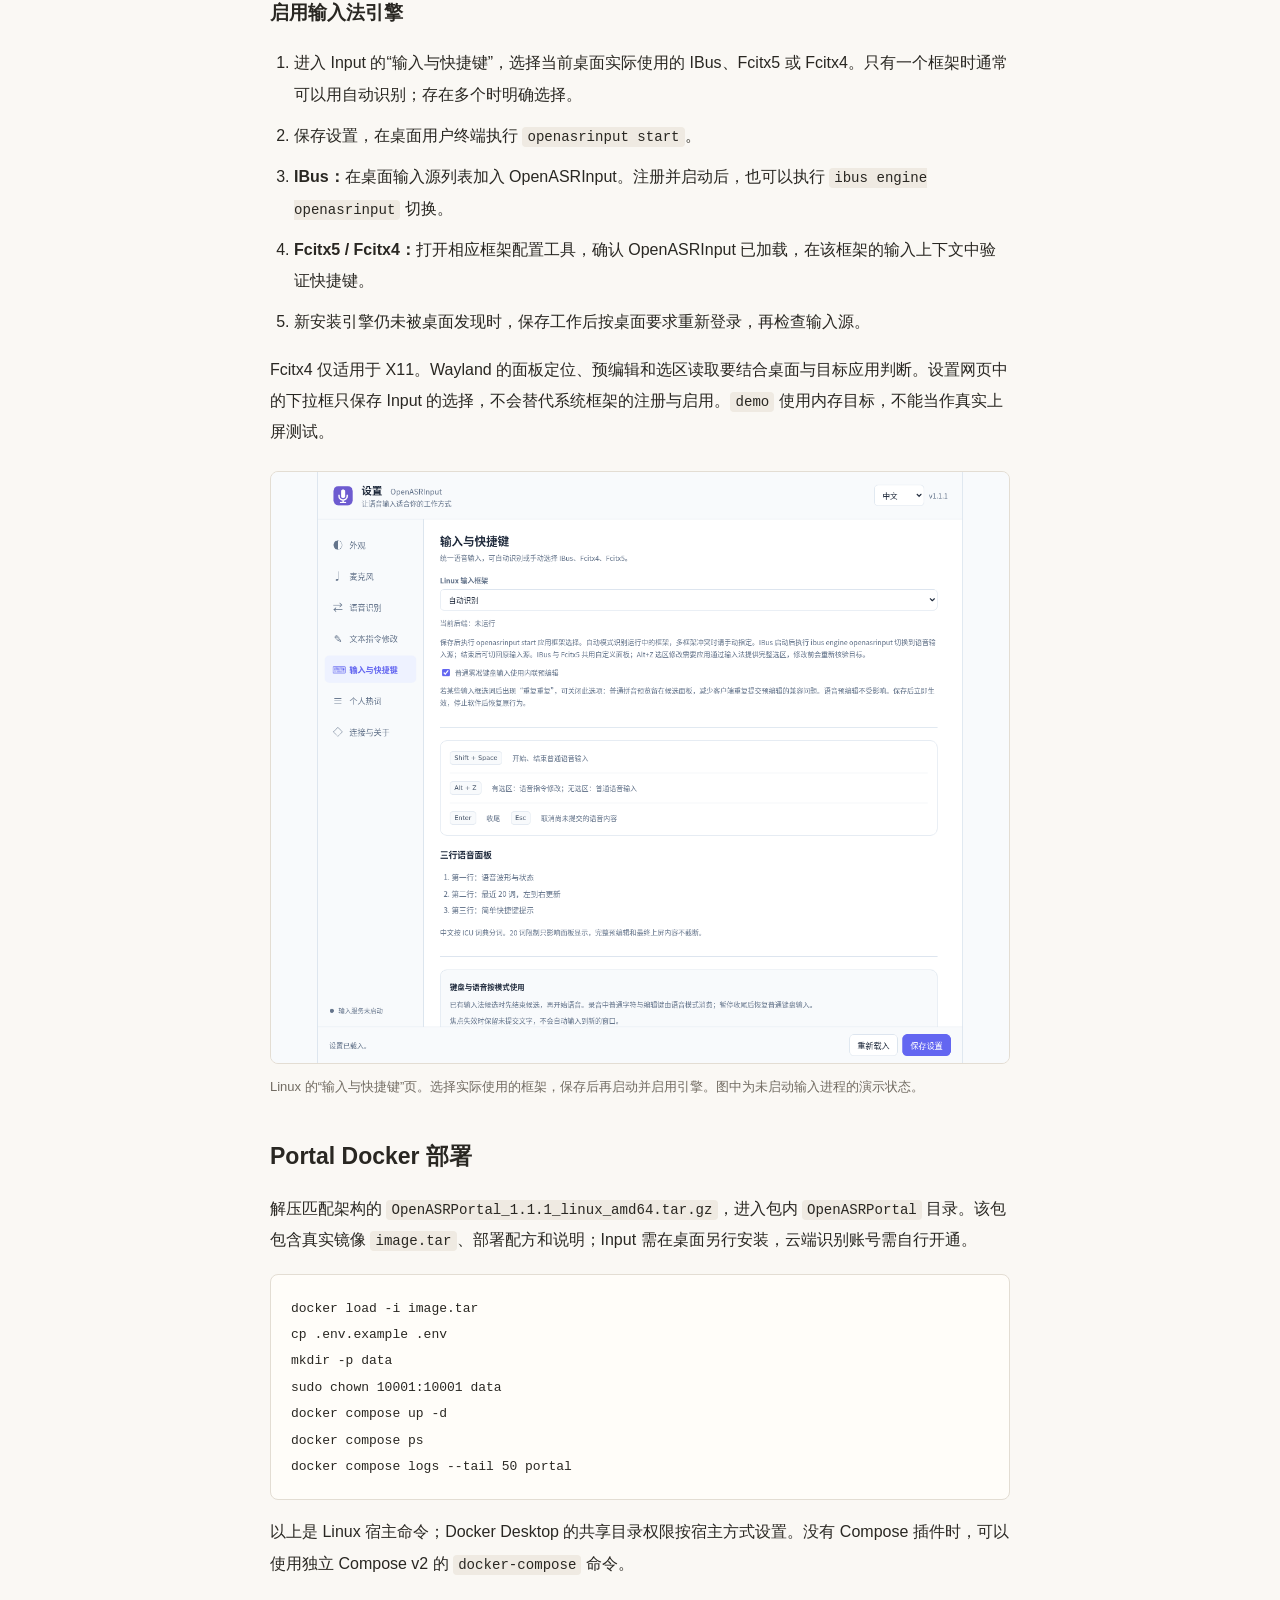
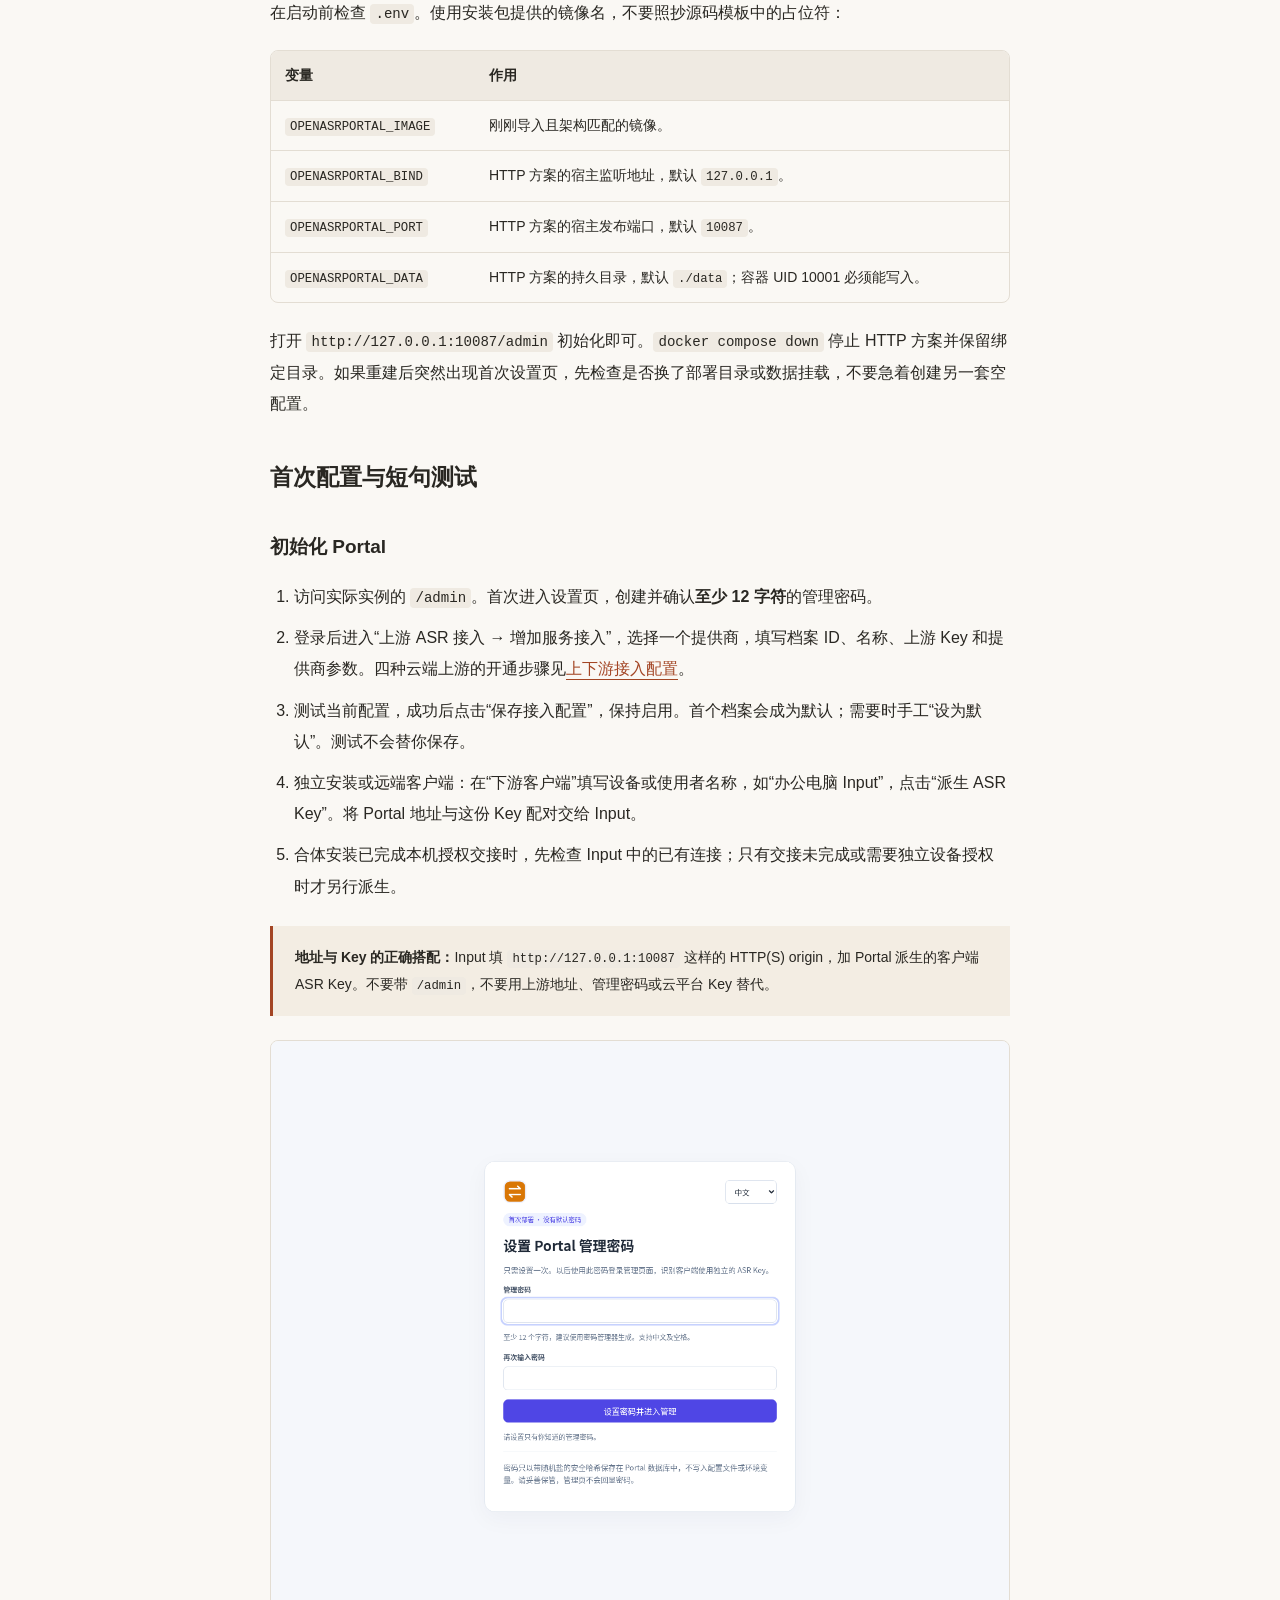
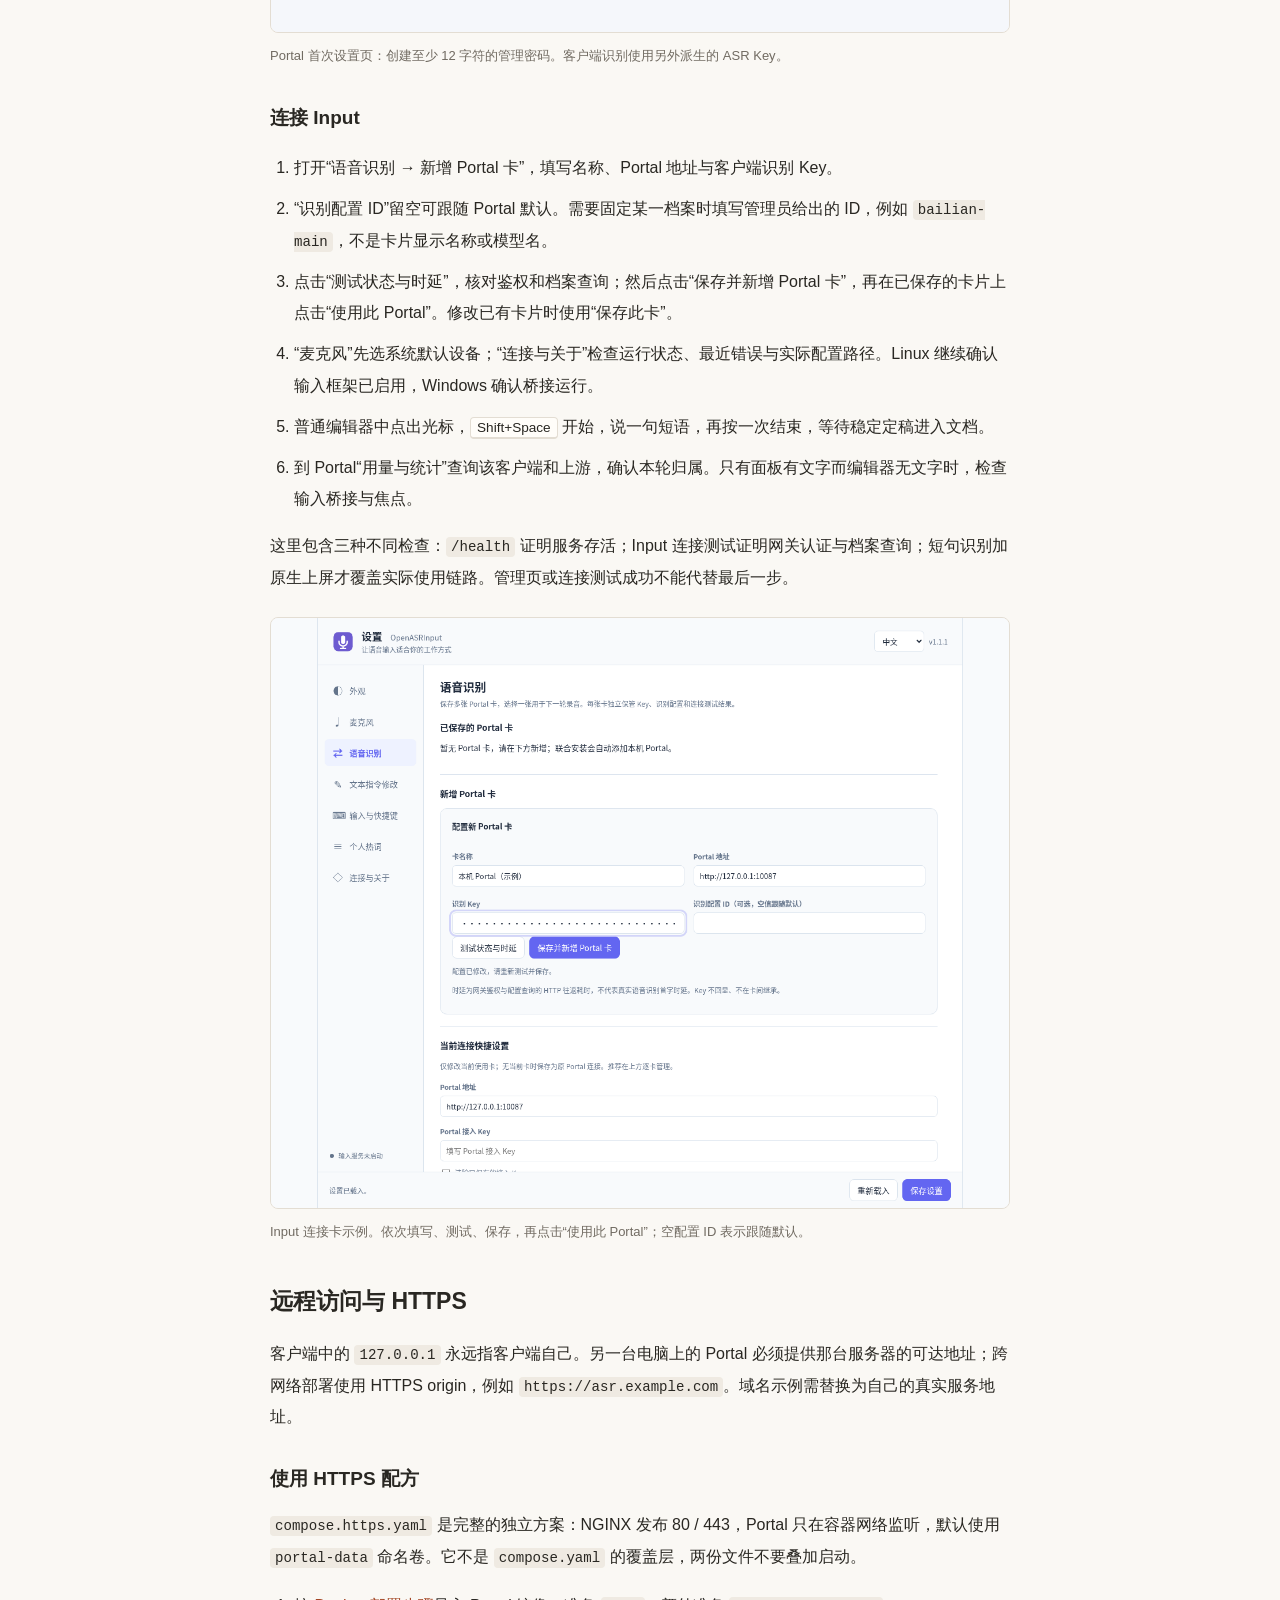
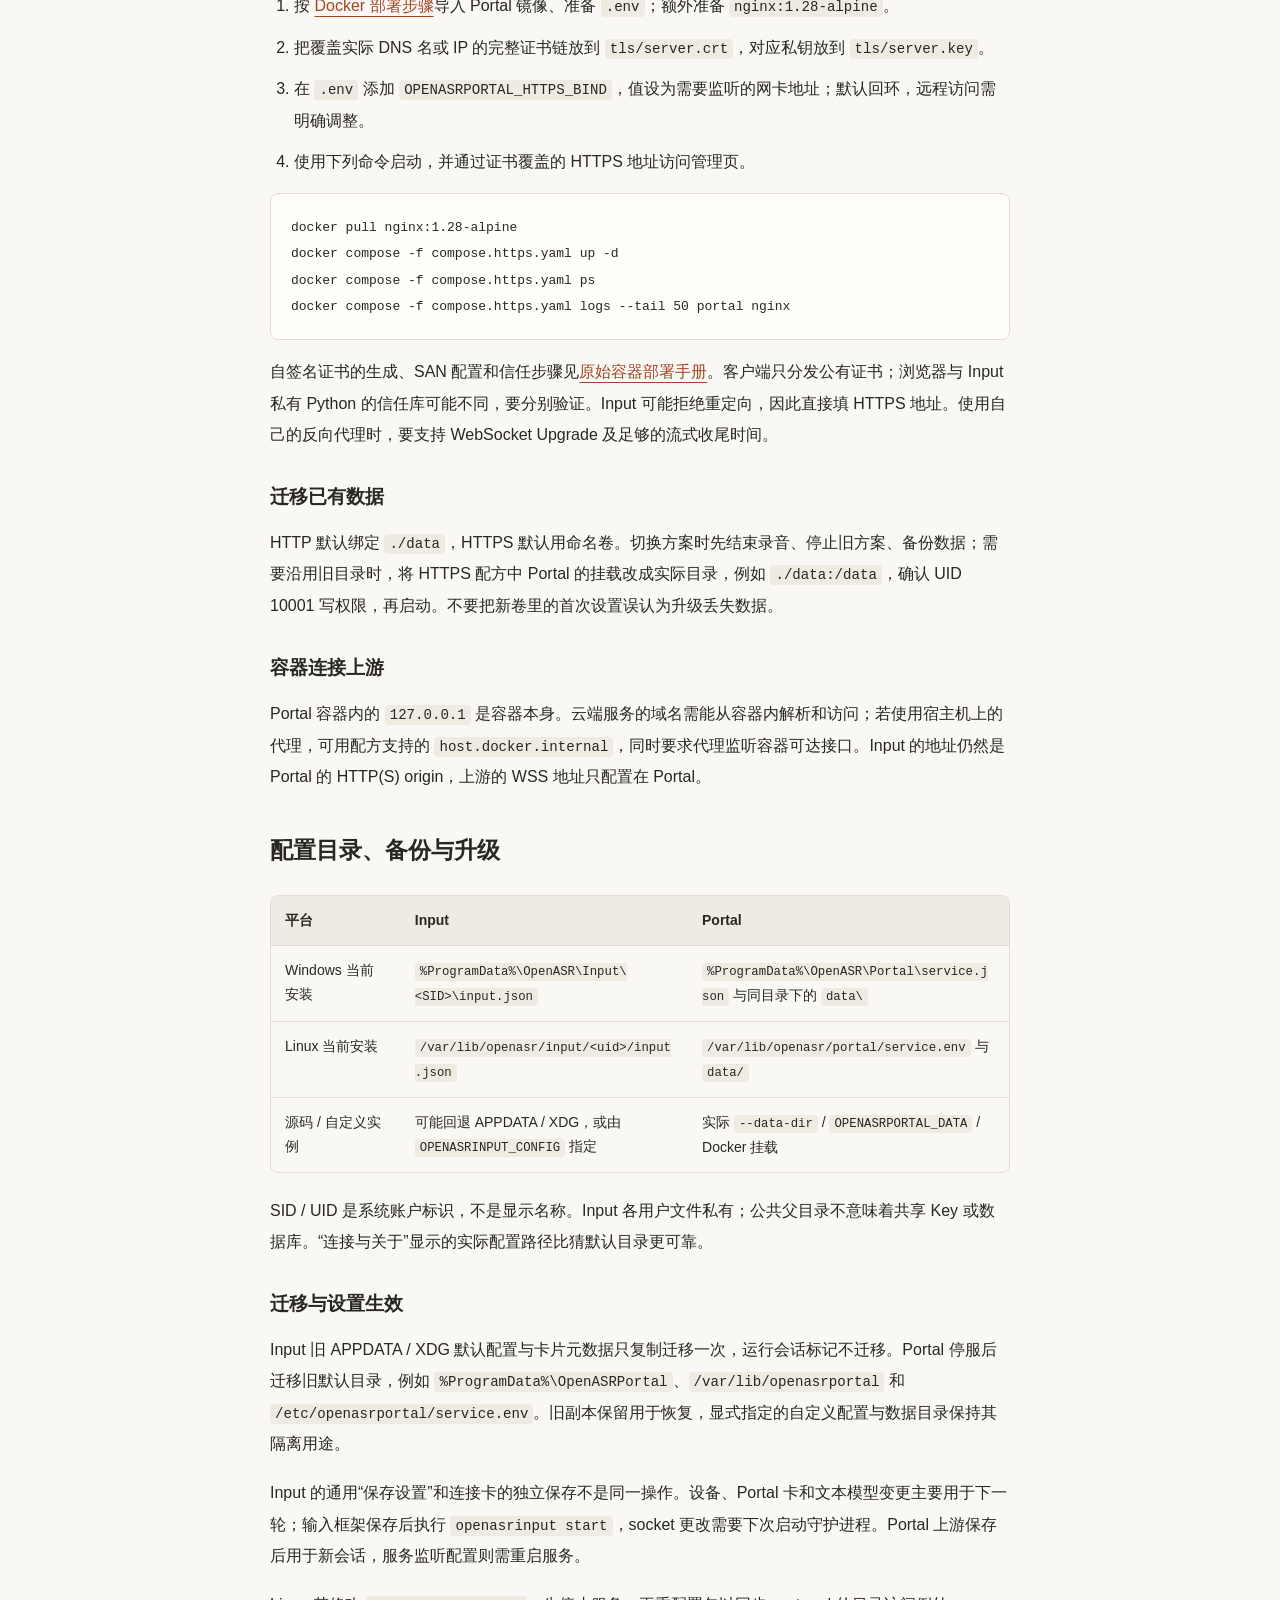
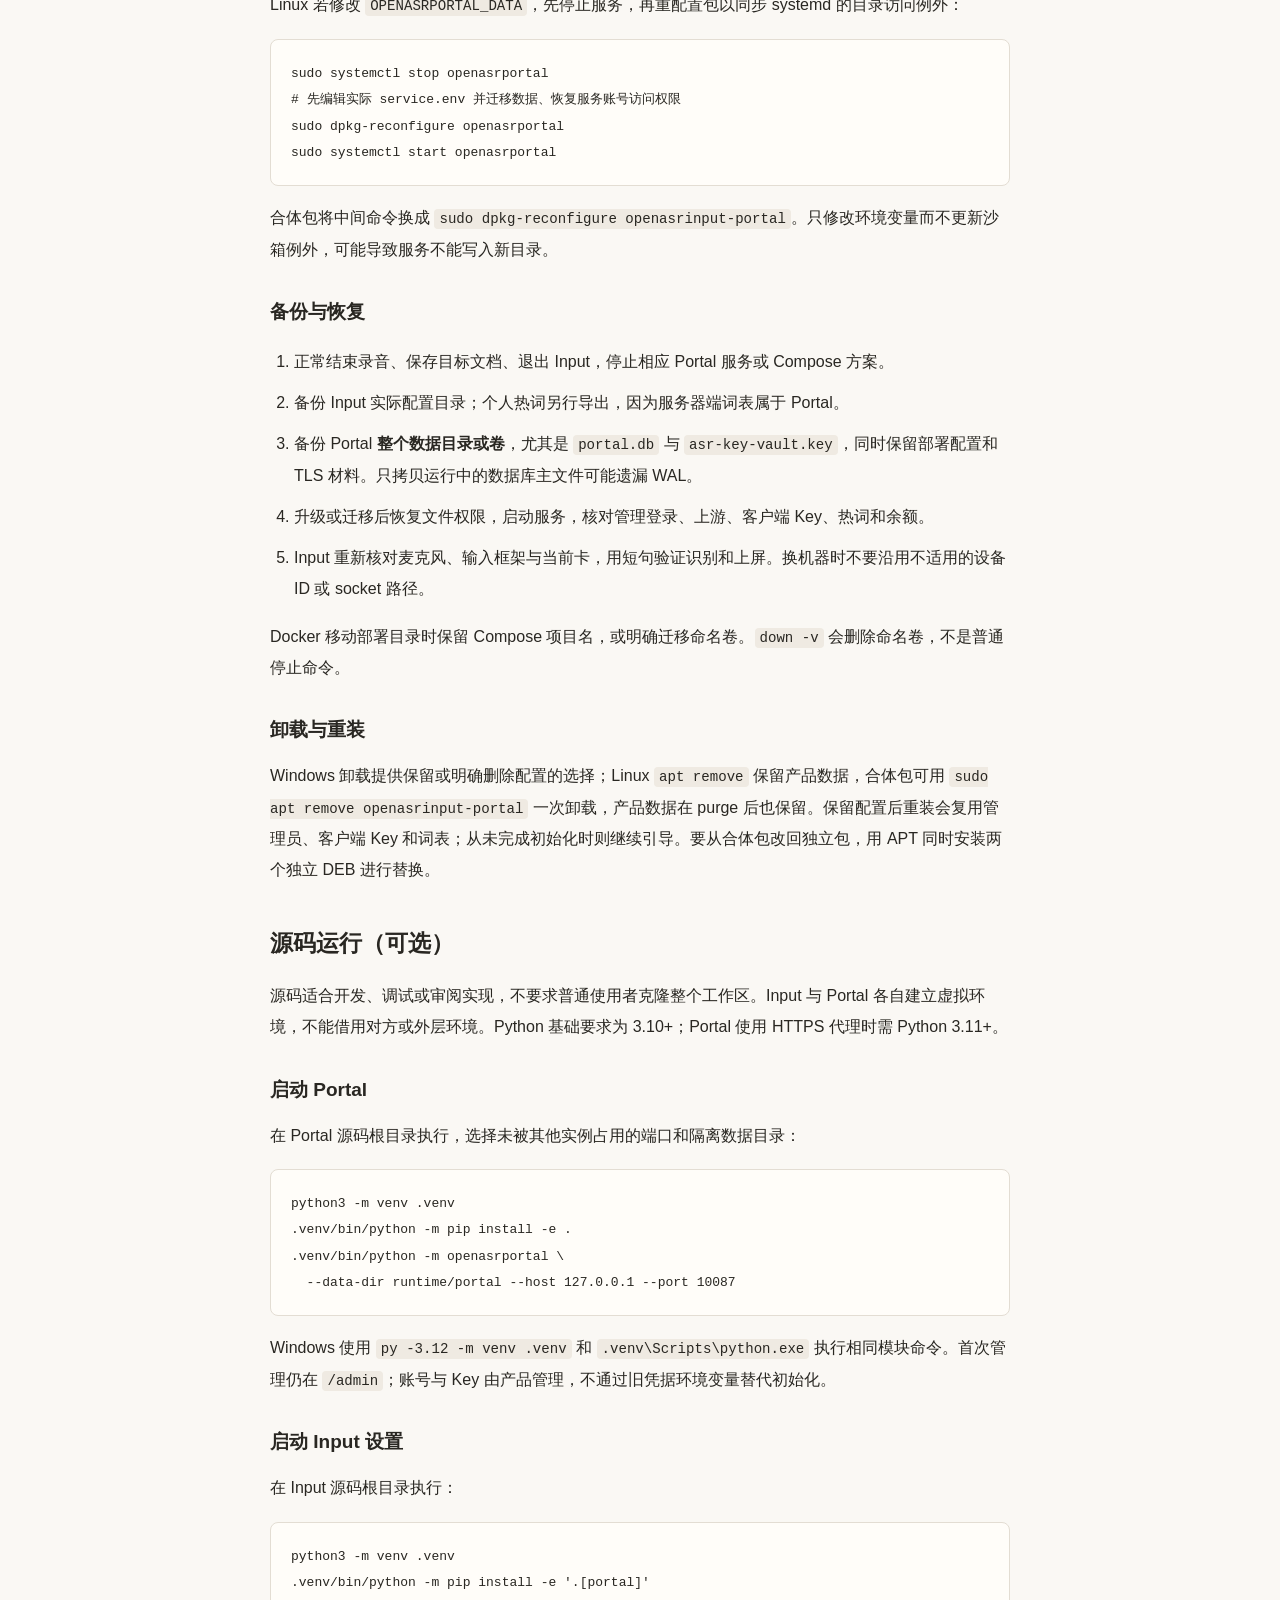
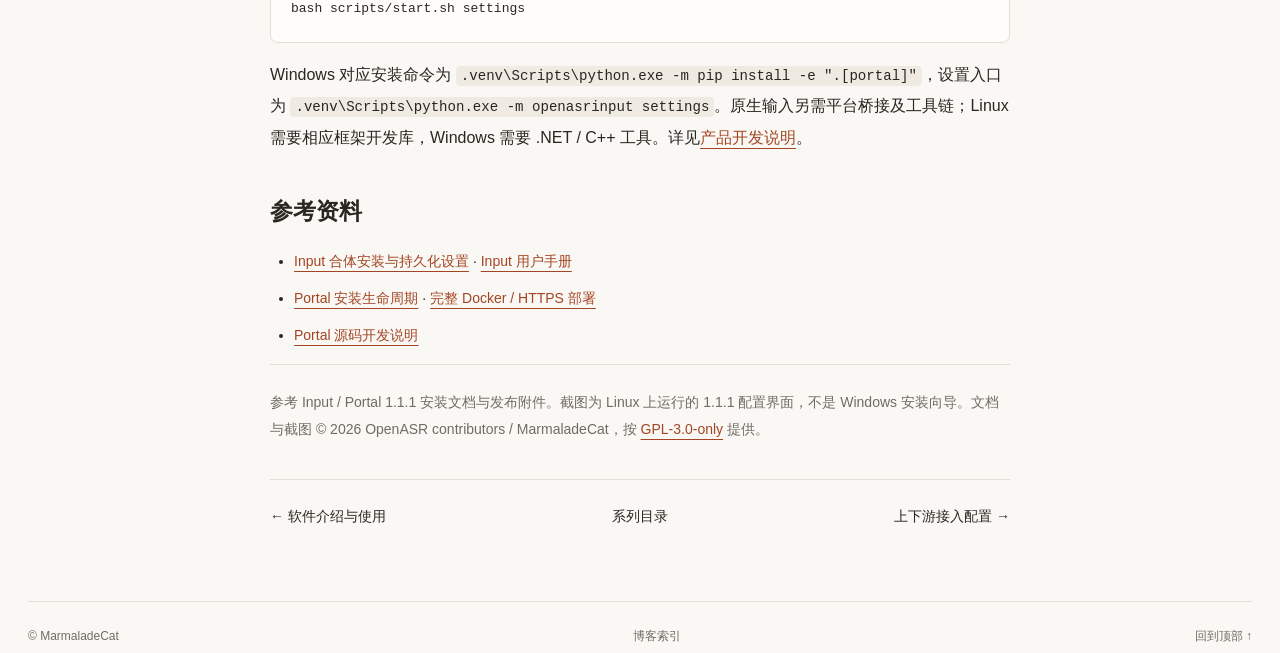
<file: blog/01-02-openasr-installation.html>
<!doctype html>
<html lang="zh-CN">
  <head>
    <meta charset="utf-8">
    <meta name="viewport" content="width=device-width, initial-scale=1">
    <meta name="description" content="OpenASRInput 与 OpenASRPortal 1.1.1 安装配置指南：Windows MSI、Linux DEB、合体安装、Docker、首次授权、输入法框架、远程 HTTPS 和备份迁移。">
    <meta name="theme-color" content="#faf8f4">
    <title>02 · OpenASR 安装与配置 · MarmaladeCat</title>
    <link rel="icon" href="../favicon.svg" type="image/svg+xml">
    <link rel="stylesheet" href="../styles.css">
    <script src="../site.js" defer></script>
    <script src="article.js" defer></script>
  </head>
  <body>
    <a class="skip-link" href="#main">跳转到主要内容</a>
    <div class="page article-page">
      <header class="site-header">
        <a class="brand" href="../" aria-label="MarmaladeCat 首页"><span class="brand-mark" aria-hidden="true">MMC</span><span>MarmaladeCat</span></a>
        <nav aria-label="主导航"><a href="../">首页</a><a href="./">博客</a><a href="../projects.html">我的开源项目</a><a href="../about.html">关于</a></nav>
      </header>
      <main class="article-layout" id="main">
        <aside class="article-sidebar"><details class="toc-disclosure" open><summary>文章目录</summary><nav class="article-toc" data-article-toc aria-label="文章目录"><ol>
          <li><a href="#choose">选择安装方式</a></li><li><a href="#download">获取安装包</a></li><li><a href="#windows">Windows 安装</a></li><li><a href="#linux">Linux 安装</a></li><li><a href="#docker">Docker 部署</a></li><li><a href="#first-run">首次配置</a></li><li><a href="#remote">远程访问与 HTTPS</a></li><li><a href="#data">备份与升级</a></li><li><a href="#source">源码运行</a></li><li><a href="#sources">参考资料</a></li>
        </ol></nav></details></aside>
        <div class="article-main">
        <a class="text-link" href="./#openasr">← OpenASR 系列</a>
        <article aria-labelledby="article-title">
          <header class="article-header">
            <p class="eyebrow">OPENASR · 发布 <time datetime="2026-11-11">2026.11.11</time> · 更新 <time datetime="2026-11-12">2026.11.12</time></p>
            <h1 id="article-title">02 · OpenASR 安装与配置</h1>
            <p class="article-lead">按系统和处理器选择安装包，完成安装、首次授权与输入法配置。</p>
            <p class="article-version">适用版本：OpenASRInput / OpenASRPortal 1.1.1</p>
          </header>
          <div class="article-body">
            <p>本文适用于 <strong>OpenASRInput 1.1.1 + OpenASRPortal 1.1.1</strong>。最小目标是：在普通文本编辑器中按下快捷键，说一句话，再正常停止，最后看到稳定文字进入光标位置。你可以只阅读自己平台的小节；已有 Portal 的用户直接安装 Input 并跳到<a href="#first-run">首次连接</a>。</p>
            <h2 id="choose">选择安装方式</h2>
            <p>Input 安装在需要语音输入的桌面；Portal 可安装在同一台电脑、服务器或容器中。本文使用云端 ASR，无需在电脑上安装识别模型，服务开通与配置见<a href="01-03-openasr-connections.html">上下游接入配置</a>。</p>
            <div class="table-scroll" tabindex="0" role="region" aria-label="部署方式选择"><table><thead><tr><th scope="col">场景</th><th scope="col">选择</th><th scope="col">还需配置</th></tr></thead><tbody>
              <tr><td>个人电脑一次安装</td><td>Input + Portal 合体 MSI / DEB</td><td>Portal 管理密码、上游、麦克风和输入框架</td></tr>
              <tr><td>已有可达 Portal</td><td>仅安装 Input</td><td>管理员给出的 Portal origin 与客户端 ASR Key</td></tr>
              <tr><td>服务和桌面分开维护</td><td>Input 独立包 + Portal 独立包</td><td>手工派生并填入客户端 Key</td></tr>
              <tr><td>服务器或容器化管理</td><td>Portal Docker 镜像包，桌面另装 Input</td><td>持久目录、网络、可选 HTTPS</td></tr>
            </tbody></table></div>
            <p>Windows 安装包面向 x64 / amd64；Linux DEB 面向 Debian / Ubuntu 系的 amd64 或 ARM64。<code>amd64</code> 同样适用于 Intel 64 位 CPU，不是只给 AMD；ARM64 设备选择 <code>arm64</code>。Input / Portal 原生包包含各自的私有 Python，普通安装不必另外装 Python、Node.js 或 Electron。</p>
            <h2 id="download">获取正确的安装包</h2>
            <h3>确认系统和处理器架构</h3>
            <ol>
              <li><strong>Windows：</strong>打开“设置 → 系统 → 系统信息（关于）”，查看“系统类型”。显示“64 位操作系统，基于 x64 的处理器”时，选择 <code>windows_amd64.msi</code>。</li>
              <li><strong>Debian / Ubuntu：</strong>终端执行 <code>dpkg --print-architecture</code>，输出 <code>amd64</code> 就选 amd64，输出 <code>arm64</code> 就选 arm64。</li>
              <li><strong>其他 Linux / Docker 宿主：</strong>执行 <code>uname -m</code>。<code>x86_64</code> 对应 amd64，<code>aarch64</code> 对应 arm64。Docker 选择运行容器的机器架构，而不是访问网页的电脑架构。</li>
            </ol>
            <p>1.1.1 原生安装包覆盖 Windows x64 和 Linux amd64 / arm64。Windows ARM64、32 位系统和 macOS 没有对应的原生安装包；<code>amd64</code> 表示 x86-64 架构，Intel 和 AMD 的常见 64 位电脑都用它。</p>
            <h3>在 Releases 下载</h3>
            <ol>
              <li>打开 <a href="https://github.com/MarmaladeCat/OpenASRInput/releases/tag/v1.1.1">Input 1.1.1 发布页</a>（含合体包），或 <a href="https://github.com/MarmaladeCat/OpenASRPortal/releases/tag/v1.1.1">Portal 1.1.1 发布页</a>。</li>
              <li>展开页面底部 <strong>Assets</strong>，按下表查找产品、系统、架构和扩展名都匹配的文件。</li>
              <li>下载安装包，以及名称完全相同、末尾多一个 <code>.sha256</code> 的校验文件。不要把 GitHub 自动生成的 <code>Source code (zip)</code> 当成安装包。</li>
            </ol>
            <div class="table-scroll" tabindex="0" role="region" aria-label="安装包名称对照"><table><thead><tr><th scope="col">用途与平台</th><th scope="col">1.1.1 文件名</th></tr></thead><tbody>
              <tr><td>合体安装 · Windows x64</td><td><code>OpenASRInput_1.1.1_windows_amd64_OpenASRPortal_1.1.1.msi</code></td></tr>
              <tr><td>合体安装 · Linux x86-64</td><td><code>OpenASRInput_1.1.1_linux_amd64_OpenASRPortal_1.1.1.deb</code></td></tr>
              <tr><td>合体安装 · Linux ARM64</td><td><code>OpenASRInput_1.1.1_linux_arm64_OpenASRPortal_1.1.1.deb</code></td></tr>
              <tr><td>仅 Input</td><td>去掉上述合体包中的 <code>_OpenASRPortal_1.1.1</code>，例如 <code>OpenASRInput_1.1.1_linux_amd64.deb</code>。</td></tr>
              <tr><td>仅 Portal · Windows</td><td><code>OpenASRPortal_1.1.1_windows_amd64.msi</code></td></tr>
              <tr><td>仅 Portal · Linux DEB</td><td><code>OpenASRPortal_1.1.1_linux_amd64.deb</code> 或 <code>OpenASRPortal_1.1.1_linux_arm64.deb</code></td></tr>
              <tr><td>Portal · Docker 镜像包</td><td><code>OpenASRPortal_1.1.1_linux_amd64.tar.gz</code> 或 <code>OpenASRPortal_1.1.1_linux_arm64.tar.gz</code></td></tr>
            </tbody></table></div>
            <h3>校验下载文件</h3>
            <p>每个安装包都应同时下载同名的 <code>文件名.sha256</code>，其中只包含该包的一行校验记录。在下载目录执行：</p>
            <pre><code># Linux：以独立 Input amd64 为例
sha256sum -c OpenASRInput_1.1.1_linux_amd64.deb.sha256</code></pre>
            <pre><code># Windows PowerShell：与同名 .sha256 内的记录逐字比较
Get-FileHash .\OpenASRInput_1.1.1_windows_amd64.msi -Algorithm SHA256</code></pre>
            <p>换用 Portal、合体包或 ARM64 时，校验对象也要换成实际下载的文件。合体包名在 Input 包名末尾追加 <code>_OpenASRPortal_1.1.1</code>。</p>
            <h2 id="windows">Windows 安装</h2>
            <h3>合体 MSI</h3>
            <ol>
              <li>运行 <code>OpenASRInput_1.1.1_windows_amd64_OpenASRPortal_1.1.1.msi</code>，在向导中保持 Portal 组件勾选，按要求授权安装。</li>
              <li>安装器为当前桌面账户建立独立的本机 ASR 授权，通过 Input 的公开配置入口交接。这个 Key 不是管理密码；后续安装会复用有效安装身份。</li>
              <li>首次交互安装在 Portal 尚未初始化时打开本机 <code>/admin/setup</code>。设置管理密码后配置一个识别上游，再完成 Input 的设备与输入检查。</li>
            </ol>
            <p>已经有管理员身份时，升级和保留配置后的重装不会要求重新初始化。静默安装 <code>/qn</code> 或设置 <code>OPENASRINPUT_NO_LAUNCH=1</code> 时需自行打开管理页。安装程序不会提供默认管理密码。</p>
            <h3>独立安装</h3>
            <ol>
              <li>需要本机 Portal 时，运行 <code>OpenASRPortal_1.1.1_windows_amd64.msi</code>，完成系统服务安装。在 Windows“服务”中检查 OpenASRPortal 状态。</li>
              <li>访问 <code>http://127.0.0.1:10087/admin</code> 完成初始化。关闭浏览器不会停止 Portal 服务。</li>
              <li>运行 <code>OpenASRInput_1.1.1_windows_amd64.msi</code>，从开始菜单打开 OpenASRInput 设置。独立 Input MSI 不包含 Portal。</li>
              <li>在 Windows“设置 → 隐私和安全性 → 麦克风”允许桌面应用访问麦克风，检查系统声音设置中的设备与静音状态。</li>
              <li>按<a href="#first-run">首次配置</a>创建客户端 Key，添加 Portal 卡，启动 Input 并检查原生桥接。</li>
            </ol>
            <p>已有远端 Portal 时只做第 3、4、5 步。不要在同一个端口再启动第二份 Portal；管理页看起来一样时，实际可能连到了不同的数据实例。</p>
            <h2 id="linux">Linux 安装</h2>
            <h3>合体 DEB</h3>
            <p>在下载目录执行；ARM64 将包名中的 <code>amd64</code> 替换为 <code>arm64</code>：</p>
            <pre><code>sudo apt install ./OpenASRInput_1.1.1_linux_amd64_OpenASRPortal_1.1.1.deb
systemctl status openasrportal
curl http://127.0.0.1:10087/health</code></pre>
            <p>APT 使用 <code>openasrinput-portal</code> 管理两款应用。它会替换已有独立的 <code>openasrinput</code> / <code>openasrportal</code> 包并保留产品数据。包内包含私有运行时，但发行版依赖仍可能需要联网安装。</p>
            <p>通过普通用户的 sudo 安装时，会连接发起安装的桌面账户；图形包管理器或 root 安装后，从应用菜单打开 <strong>OpenASR Input + Portal 配置</strong>。需要明确指定账户时：</p>
            <pre><code># 将 alice 换成实际桌面账户；不在终端传入任何 Key
sudo openasrinput-portal-setup --user alice --no-open</code></pre>
            <p>合体 DEB 的安装阶段不自动打开浏览器，也不重启桌面或输入法。使用配置入口，或手工访问实际 Portal 地址（默认 <code>http://127.0.0.1:10087/admin</code>）完成管理设置。</p>
            <h3>独立 DEB</h3>
            <pre><code># 没有现成 Portal 时安装本机服务
sudo apt install ./OpenASRPortal_1.1.1_linux_amd64.deb
systemctl status openasrportal
curl http://127.0.0.1:10087/health

# 安装输入端；使用已有远端 Portal 时从这里开始
sudo apt install ./OpenASRInput_1.1.1_linux_amd64.deb
openasrinput settings</code></pre>
            <p>网页日常管理不需要 sudo。Input 的设置与录音应由实际桌面用户启动，以使用正确的麦克风、显示会话和配置文件。</p>
            <h3>启用输入法引擎</h3>
            <ol>
              <li>进入 Input 的“输入与快捷键”，选择当前桌面实际使用的 IBus、Fcitx5 或 Fcitx4。只有一个框架时通常可以用自动识别；存在多个时明确选择。</li>
              <li>保存设置，在桌面用户终端执行 <code>openasrinput start</code>。</li>
              <li><strong>IBus：</strong>在桌面输入源列表加入 OpenASRInput。注册并启动后，也可以执行 <code>ibus engine openasrinput</code> 切换。</li>
              <li><strong>Fcitx5 / Fcitx4：</strong>打开相应框架配置工具，确认 OpenASRInput 已加载，在该框架的输入上下文中验证快捷键。</li>
              <li>新安装引擎仍未被桌面发现时，保存工作后按桌面要求重新登录，再检查输入源。</li>
            </ol>
            <p>Fcitx4 仅适用于 X11。Wayland 的面板定位、预编辑和选区读取要结合桌面与目标应用判断。设置网页中的下拉框只保存 Input 的选择，不会替代系统框架的注册与启用。<code>demo</code> 使用内存目标，不能当作真实上屏测试。</p>
            <figure class="screenshot"><a href="images/openasr/input-shortcuts.png" target="_blank" rel="noopener"><img src="images/openasr/input-shortcuts.png" width="1280" height="1024" alt="Linux Input 的输入框架选择与快捷键页面" loading="lazy"></a><figcaption>Linux 的“输入与快捷键”页。选择实际使用的框架，保存后再启动并启用引擎。图中为未启动输入进程的演示状态。</figcaption></figure>
            <h2 id="docker">Portal Docker 部署</h2>
            <p>解压匹配架构的 <code>OpenASRPortal_1.1.1_linux_amd64.tar.gz</code>，进入包内 <code>OpenASRPortal</code> 目录。该包包含真实镜像 <code>image.tar</code>、部署配方和说明；Input 需在桌面另行安装，云端识别账号需自行开通。</p>
            <pre><code>docker load -i image.tar
cp .env.example .env
mkdir -p data
sudo chown 10001:10001 data
docker compose up -d
docker compose ps
docker compose logs --tail 50 portal</code></pre>
            <p>以上是 Linux 宿主命令；Docker Desktop 的共享目录权限按宿主方式设置。没有 Compose 插件时，可以使用独立 Compose v2 的 <code>docker-compose</code> 命令。</p>
            <p>在启动前检查 <code>.env</code>。使用安装包提供的镜像名，不要照抄源码模板中的占位符：</p>
            <div class="table-scroll" tabindex="0" role="region" aria-label="Docker 环境配置"><table><thead><tr><th scope="col">变量</th><th scope="col">作用</th></tr></thead><tbody>
              <tr><td><code>OPENASRPORTAL_IMAGE</code></td><td>刚刚导入且架构匹配的镜像。</td></tr>
              <tr><td><code>OPENASRPORTAL_BIND</code></td><td>HTTP 方案的宿主监听地址，默认 <code>127.0.0.1</code>。</td></tr>
              <tr><td><code>OPENASRPORTAL_PORT</code></td><td>HTTP 方案的宿主发布端口，默认 <code>10087</code>。</td></tr>
              <tr><td><code>OPENASRPORTAL_DATA</code></td><td>HTTP 方案的持久目录，默认 <code>./data</code>；容器 UID 10001 必须能写入。</td></tr>
            </tbody></table></div>
            <p>打开 <code>http://127.0.0.1:10087/admin</code> 初始化即可。<code>docker compose down</code> 停止 HTTP 方案并保留绑定目录。如果重建后突然出现首次设置页，先检查是否换了部署目录或数据挂载，不要急着创建另一套空配置。</p>
            <h2 id="first-run">首次配置与短句测试</h2>
            <h3>初始化 Portal</h3>
            <ol>
              <li>访问实际实例的 <code>/admin</code>。首次进入设置页，创建并确认<strong>至少 12 字符</strong>的管理密码。</li>
              <li>登录后进入“上游 ASR 接入 → 增加服务接入”，选择一个提供商，填写档案 ID、名称、上游 Key 和提供商参数。四种云端上游的开通步骤见<a href="01-03-openasr-connections.html">上下游接入配置</a>。</li>
              <li>测试当前配置，成功后点击“保存接入配置”，保持启用。首个档案会成为默认；需要时手工“设为默认”。测试不会替你保存。</li>
              <li>独立安装或远端客户端：在“下游客户端”填写设备或使用者名称，如“办公电脑 Input”，点击“派生 ASR Key”。将 Portal 地址与这份 Key 配对交给 Input。</li>
              <li>合体安装已完成本机授权交接时，先检查 Input 中的已有连接；只有交接未完成或需要独立设备授权时才另行派生。</li>
            </ol>
            <div class="article-note"><p><strong>地址与 Key 的正确搭配：</strong>Input 填 <code>http://127.0.0.1:10087</code> 这样的 HTTP(S) origin，加 Portal 派生的客户端 ASR Key。不要带 <code>/admin</code>，不要用上游地址、管理密码或云平台 Key 替代。</p></div>
            <figure class="screenshot"><a href="images/openasr/portal-setup.png" target="_blank" rel="noopener"><img src="images/openasr/portal-setup.png" width="1280" height="1024" alt="Portal 首次设置管理密码页面" loading="lazy"></a><figcaption>Portal 首次设置页：创建至少 12 字符的管理密码。客户端识别使用另外派生的 ASR Key。</figcaption></figure>
            <h3>连接 Input</h3>
            <ol>
              <li>打开“语音识别 → 新增 Portal 卡”，填写名称、Portal 地址与客户端识别 Key。</li>
              <li>“识别配置 ID”留空可跟随 Portal 默认。需要固定某一档案时填写管理员给出的 ID，例如 <code>bailian-main</code>，不是卡片显示名称或模型名。</li>
              <li>点击“测试状态与时延”，核对鉴权和档案查询；然后点击“保存并新增 Portal 卡”，再在已保存的卡片上点击“使用此 Portal”。修改已有卡片时使用“保存此卡”。</li>
              <li>“麦克风”先选系统默认设备；“连接与关于”检查运行状态、最近错误与实际配置路径。Linux 继续确认输入框架已启用，Windows 确认桥接运行。</li>
              <li>普通编辑器中点出光标，<kbd>Shift+Space</kbd> 开始，说一句短语，再按一次结束，等待稳定定稿进入文档。</li>
              <li>到 Portal“用量与统计”查询该客户端和上游，确认本轮归属。只有面板有文字而编辑器无文字时，检查输入桥接与焦点。</li>
            </ol>
            <p>这里包含三种不同检查：<code>/health</code> 证明服务存活；Input 连接测试证明网关认证与档案查询；短句识别加原生上屏才覆盖实际使用链路。管理页或连接测试成功不能代替最后一步。</p>
            <figure class="screenshot"><a href="images/openasr/input-portal.png" target="_blank" rel="noopener"><img src="images/openasr/input-portal.png" width="1280" height="1024" alt="Input Portal 连接卡的地址、识别 Key、配置 ID 和保存按钮" loading="lazy"></a><figcaption>Input 连接卡示例。依次填写、测试、保存，再点击“使用此 Portal”；空配置 ID 表示跟随默认。</figcaption></figure>
            <h2 id="remote">远程访问与 HTTPS</h2>
            <p>客户端中的 <code>127.0.0.1</code> 永远指客户端自己。另一台电脑上的 Portal 必须提供那台服务器的可达地址；跨网络部署使用 HTTPS origin，例如 <code>https://asr.example.com</code>。域名示例需替换为自己的真实服务地址。</p>
            <h3>使用 HTTPS 配方</h3>
            <p><code>compose.https.yaml</code> 是完整的独立方案：NGINX 发布 80 / 443，Portal 只在容器网络监听，默认使用 <code>portal-data</code> 命名卷。它不是 <code>compose.yaml</code> 的覆盖层，两份文件不要叠加启动。</p>
            <ol>
              <li>按 <a href="#docker">Docker 部署步骤</a>导入 Portal 镜像、准备 <code>.env</code>；额外准备 <code>nginx:1.28-alpine</code>。</li>
              <li>把覆盖实际 DNS 名或 IP 的完整证书链放到 <code>tls/server.crt</code>，对应私钥放到 <code>tls/server.key</code>。</li>
              <li>在 <code>.env</code> 添加 <code>OPENASRPORTAL_HTTPS_BIND</code>，值设为需要监听的网卡地址；默认回环，远程访问需明确调整。</li>
              <li>使用下列命令启动，并通过证书覆盖的 HTTPS 地址访问管理页。</li>
            </ol>
            <pre><code>docker pull nginx:1.28-alpine
docker compose -f compose.https.yaml up -d
docker compose -f compose.https.yaml ps
docker compose -f compose.https.yaml logs --tail 50 portal nginx</code></pre>
            <p>自签名证书的生成、SAN 配置和信任步骤见<a href="https://github.com/MarmaladeCat/OpenASRPortal/blob/v1.1.1/packaging/deployment/README.zh-CN.md">原始容器部署手册</a>。客户端只分发公有证书；浏览器与 Input 私有 Python 的信任库可能不同，要分别验证。Input 可能拒绝重定向，因此直接填 HTTPS 地址。使用自己的反向代理时，要支持 WebSocket Upgrade 及足够的流式收尾时间。</p>
            <h3>迁移已有数据</h3>
            <p>HTTP 默认绑定 <code>./data</code>，HTTPS 默认用命名卷。切换方案时先结束录音、停止旧方案、备份数据；需要沿用旧目录时，将 HTTPS 配方中 Portal 的挂载改成实际目录，例如 <code>./data:/data</code>，确认 UID 10001 写权限，再启动。不要把新卷里的首次设置误认为升级丢失数据。</p>
            <h3>容器连接上游</h3>
            <p>Portal 容器内的 <code>127.0.0.1</code> 是容器本身。云端服务的域名需能从容器内解析和访问；若使用宿主机上的代理，可用配方支持的 <code>host.docker.internal</code>，同时要求代理监听容器可达接口。Input 的地址仍然是 Portal 的 HTTP(S) origin，上游的 WSS 地址只配置在 Portal。</p>
            <h2 id="data">配置目录、备份与升级</h2>
            <div class="table-scroll" tabindex="0" role="region" aria-label="默认持久配置目录"><table><thead><tr><th scope="col">平台</th><th scope="col">Input</th><th scope="col">Portal</th></tr></thead><tbody>
              <tr><td>Windows 当前安装</td><td><code>%ProgramData%\OpenASR\Input\&lt;SID&gt;\input.json</code></td><td><code>%ProgramData%\OpenASR\Portal\service.json</code> 与同目录下的 <code>data\</code></td></tr>
              <tr><td>Linux 当前安装</td><td><code>/var/lib/openasr/input/&lt;uid&gt;/input.json</code></td><td><code>/var/lib/openasr/portal/service.env</code> 与 <code>data/</code></td></tr>
              <tr><td>源码 / 自定义实例</td><td>可能回退 APPDATA / XDG，或由 <code>OPENASRINPUT_CONFIG</code> 指定</td><td>实际 <code>--data-dir</code> / <code>OPENASRPORTAL_DATA</code> / Docker 挂载</td></tr>
            </tbody></table></div>
            <p>SID / UID 是系统账户标识，不是显示名称。Input 各用户文件私有；公共父目录不意味着共享 Key 或数据库。“连接与关于”显示的实际配置路径比猜默认目录更可靠。</p>
            <h3>迁移与设置生效</h3>
            <p>Input 旧 APPDATA / XDG 默认配置与卡片元数据只复制迁移一次，运行会话标记不迁移。Portal 停服后迁移旧默认目录，例如 <code>%ProgramData%\OpenASRPortal</code>、<code>/var/lib/openasrportal</code> 和 <code>/etc/openasrportal/service.env</code>。旧副本保留用于恢复，显式指定的自定义配置与数据目录保持其隔离用途。</p>
            <p>Input 的通用“保存设置”和连接卡的独立保存不是同一操作。设备、Portal 卡和文本模型变更主要用于下一轮；输入框架保存后执行 <code>openasrinput start</code>，socket 更改需要下次启动守护进程。Portal 上游保存后用于新会话，服务监听配置则需重启服务。</p>
            <p>Linux 若修改 <code>OPENASRPORTAL_DATA</code>，先停止服务，再重配置包以同步 systemd 的目录访问例外：</p>
            <pre><code>sudo systemctl stop openasrportal
# 先编辑实际 service.env 并迁移数据、恢复服务账号访问权限
sudo dpkg-reconfigure openasrportal
sudo systemctl start openasrportal</code></pre>
            <p>合体包将中间命令换成 <code>sudo dpkg-reconfigure openasrinput-portal</code>。只修改环境变量而不更新沙箱例外，可能导致服务不能写入新目录。</p>
            <h3>备份与恢复</h3>
            <ol>
              <li>正常结束录音、保存目标文档、退出 Input，停止相应 Portal 服务或 Compose 方案。</li>
              <li>备份 Input 实际配置目录；个人热词另行导出，因为服务器端词表属于 Portal。</li>
              <li>备份 Portal <strong>整个数据目录或卷</strong>，尤其是 <code>portal.db</code> 与 <code>asr-key-vault.key</code>，同时保留部署配置和 TLS 材料。只拷贝运行中的数据库主文件可能遗漏 WAL。</li>
              <li>升级或迁移后恢复文件权限，启动服务，核对管理登录、上游、客户端 Key、热词和余额。</li>
              <li>Input 重新核对麦克风、输入框架与当前卡，用短句验证识别和上屏。换机器时不要沿用不适用的设备 ID 或 socket 路径。</li>
            </ol>
            <p>Docker 移动部署目录时保留 Compose 项目名，或明确迁移命名卷。<code>down -v</code> 会删除命名卷，不是普通停止命令。</p>
            <h3>卸载与重装</h3>
            <p>Windows 卸载提供保留或明确删除配置的选择；Linux <code>apt remove</code> 保留产品数据，合体包可用 <code>sudo apt remove openasrinput-portal</code> 一次卸载，产品数据在 purge 后也保留。保留配置后重装会复用管理员、客户端 Key 和词表；从未完成初始化时则继续引导。要从合体包改回独立包，用 APT 同时安装两个独立 DEB 进行替换。</p>
            <h2 id="source">源码运行（可选）</h2>
            <p>源码适合开发、调试或审阅实现，不要求普通使用者克隆整个工作区。Input 与 Portal 各自建立虚拟环境，不能借用对方或外层环境。Python 基础要求为 3.10+；Portal 使用 HTTPS 代理时需 Python 3.11+。</p>
            <h3>启动 Portal</h3>
            <p>在 Portal 源码根目录执行，选择未被其他实例占用的端口和隔离数据目录：</p>
            <pre><code>python3 -m venv .venv
.venv/bin/python -m pip install -e .
.venv/bin/python -m openasrportal \
  --data-dir runtime/portal --host 127.0.0.1 --port 10087</code></pre>
            <p>Windows 使用 <code>py -3.12 -m venv .venv</code> 和 <code>.venv\Scripts\python.exe</code> 执行相同模块命令。首次管理仍在 <code>/admin</code>；账号与 Key 由产品管理，不通过旧凭据环境变量替代初始化。</p>
            <h3>启动 Input 设置</h3>
            <p>在 Input 源码根目录执行：</p>
            <pre><code>python3 -m venv .venv
.venv/bin/python -m pip install -e '.[portal]'
bash scripts/start.sh settings</code></pre>
            <p>Windows 对应安装命令为 <code>.venv\Scripts\python.exe -m pip install -e ".[portal]"</code>，设置入口为 <code>.venv\Scripts\python.exe -m openasrinput settings</code>。原生输入另需平台桥接及工具链；Linux 需要相应框架开发库，Windows 需要 .NET / C++ 工具。详见<a href="https://github.com/MarmaladeCat/OpenASRInput/blob/v1.1.1/docs/development.zh-CN.md">产品开发说明</a>。</p>
            <h2 id="sources">参考资料</h2>
            <ul class="source-list">
              <li><a href="https://github.com/MarmaladeCat/OpenASRInput/blob/v1.1.1/docs/installation.zh-CN.md">Input 合体安装与持久化设置</a> · <a href="https://github.com/MarmaladeCat/OpenASRInput/blob/v1.1.1/docs/user-guide.zh-CN.md">Input 用户手册</a></li>
              <li><a href="https://github.com/MarmaladeCat/OpenASRPortal/blob/v1.1.1/docs/installation.zh-CN.md">Portal 安装生命周期</a> · <a href="https://github.com/MarmaladeCat/OpenASRPortal/blob/v1.1.1/packaging/deployment/README.zh-CN.md">完整 Docker / HTTPS 部署</a></li>
              <li><a href="https://github.com/MarmaladeCat/OpenASRPortal/blob/v1.1.1/docs/development.zh-CN.md">Portal 源码开发说明</a></li>
            </ul>
            <p class="article-end">参考 Input / Portal 1.1.1 安装文档与发布附件。截图为 Linux 上运行的 1.1.1 配置界面，不是 Windows 安装向导。文档与截图 © 2026 OpenASR contributors / MarmaladeCat，按 <a href="https://github.com/MarmaladeCat/OpenASRInput/blob/v1.1.1/LICENSE">GPL-3.0-only</a> 提供。</p>
          </div>
          <nav class="series-nav" aria-label="系列文章导航"><a href="01-01-openasr-guide.html">← 软件介绍与使用</a><a href="./#openasr">系列目录</a><a href="01-03-openasr-connections.html">上下游接入配置 →</a></nav>
        </article>
        </div>
      </main>
      <footer class="site-footer"><span>© MarmaladeCat</span><a href="./">博客索引</a><a href="#main">回到顶部 ↑</a></footer>
    </div>
  </body>
</html>
</file>
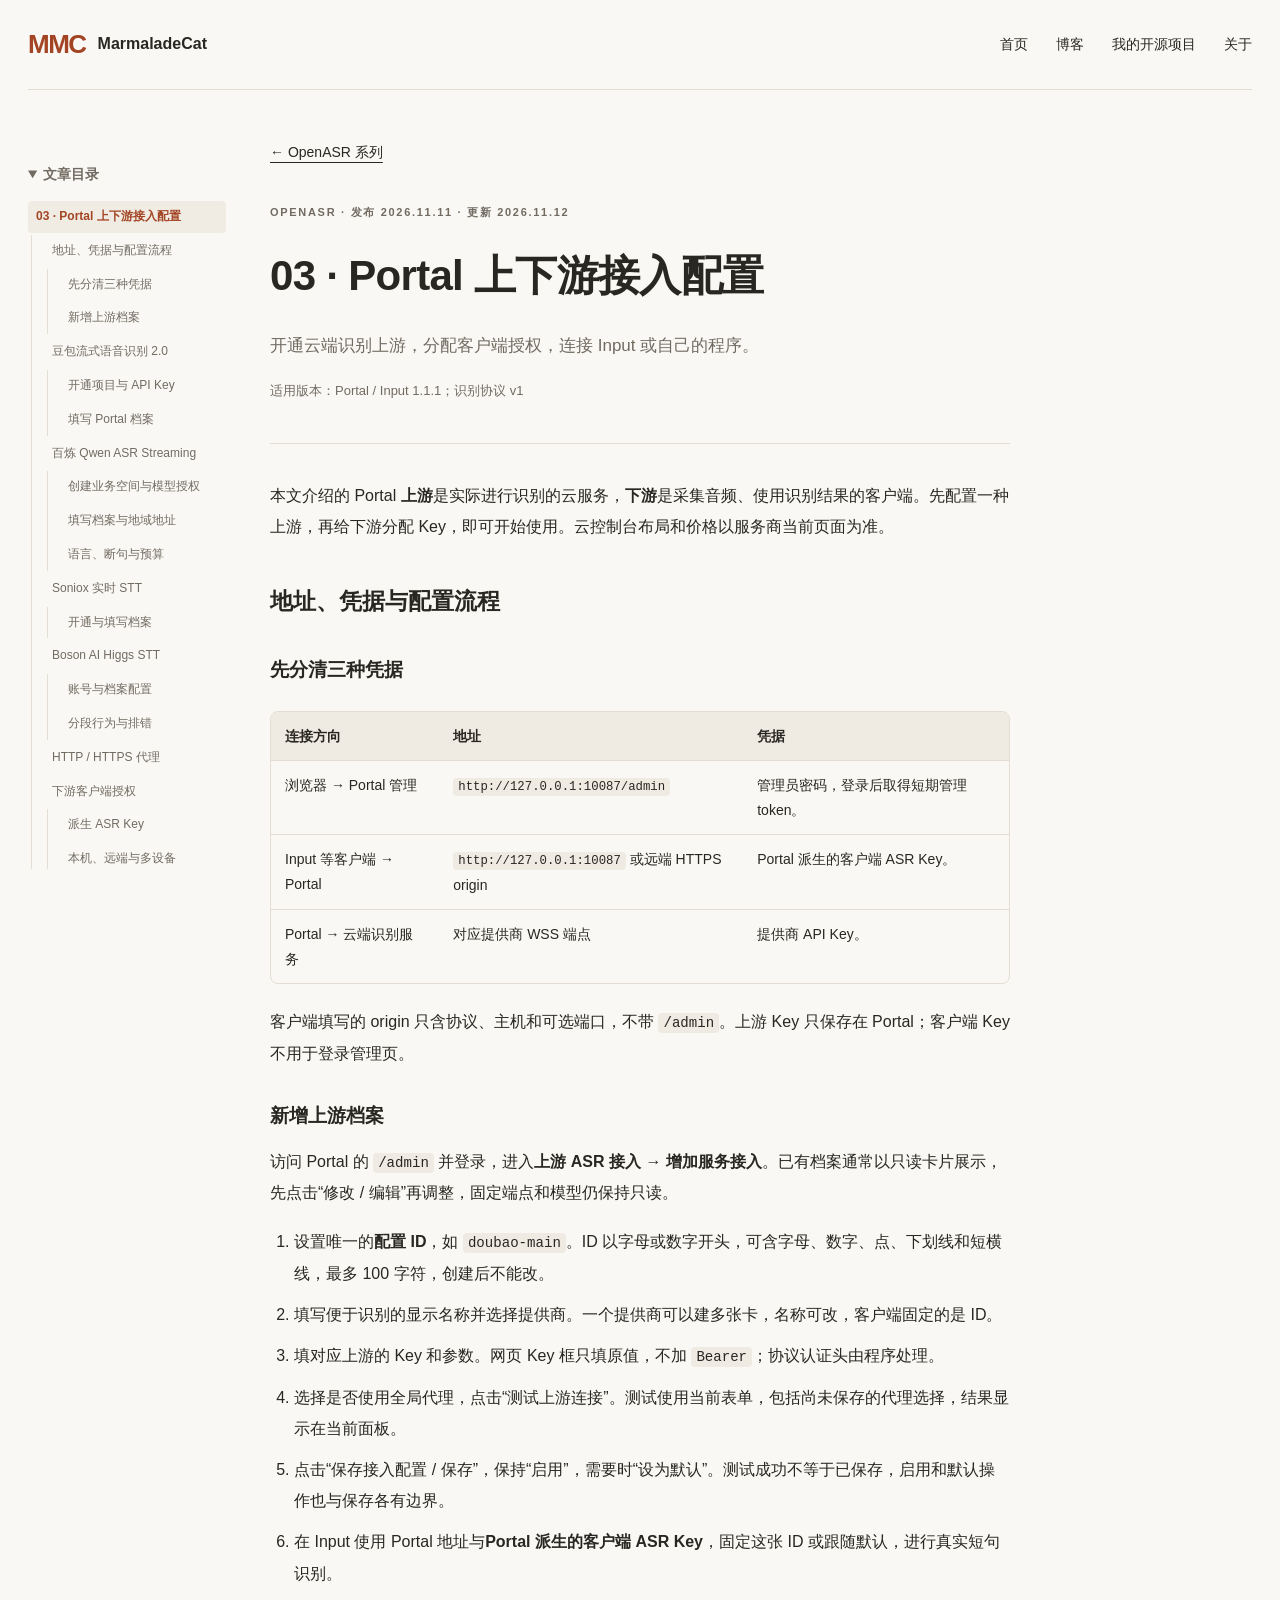
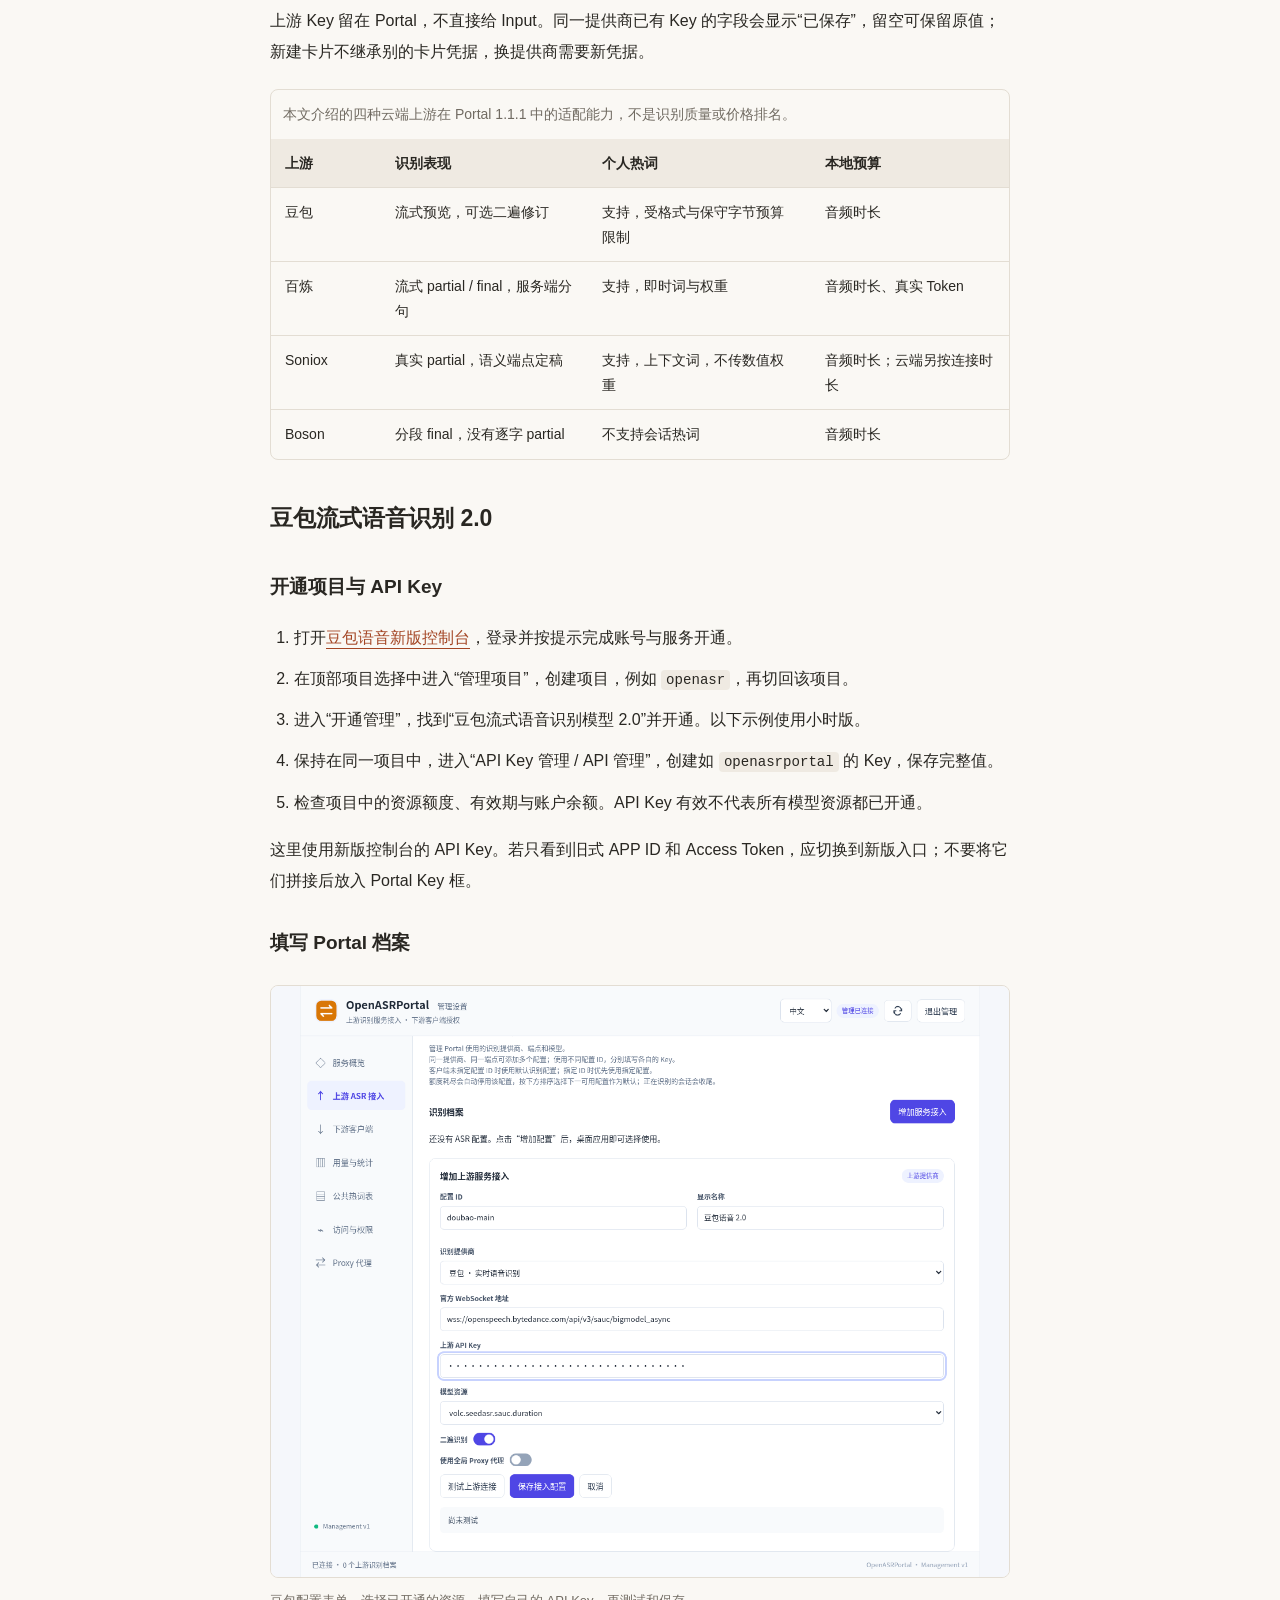
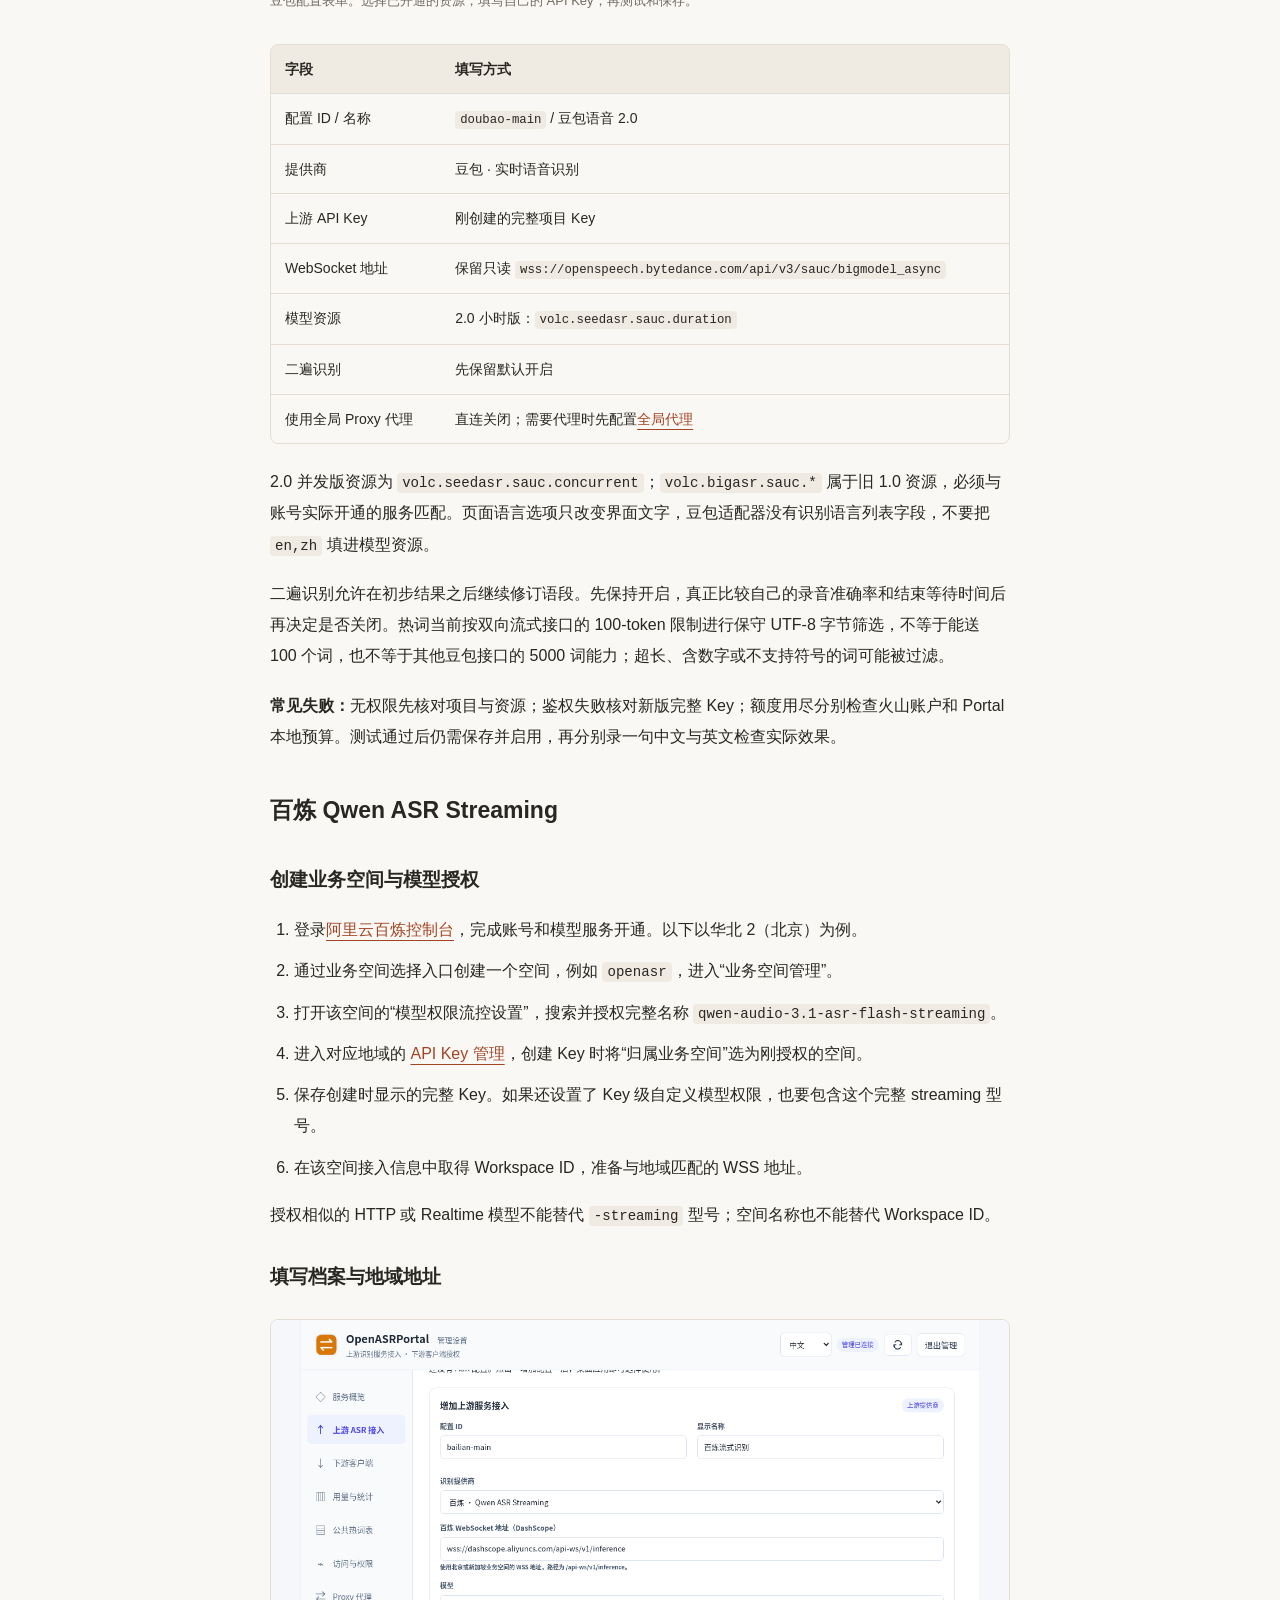
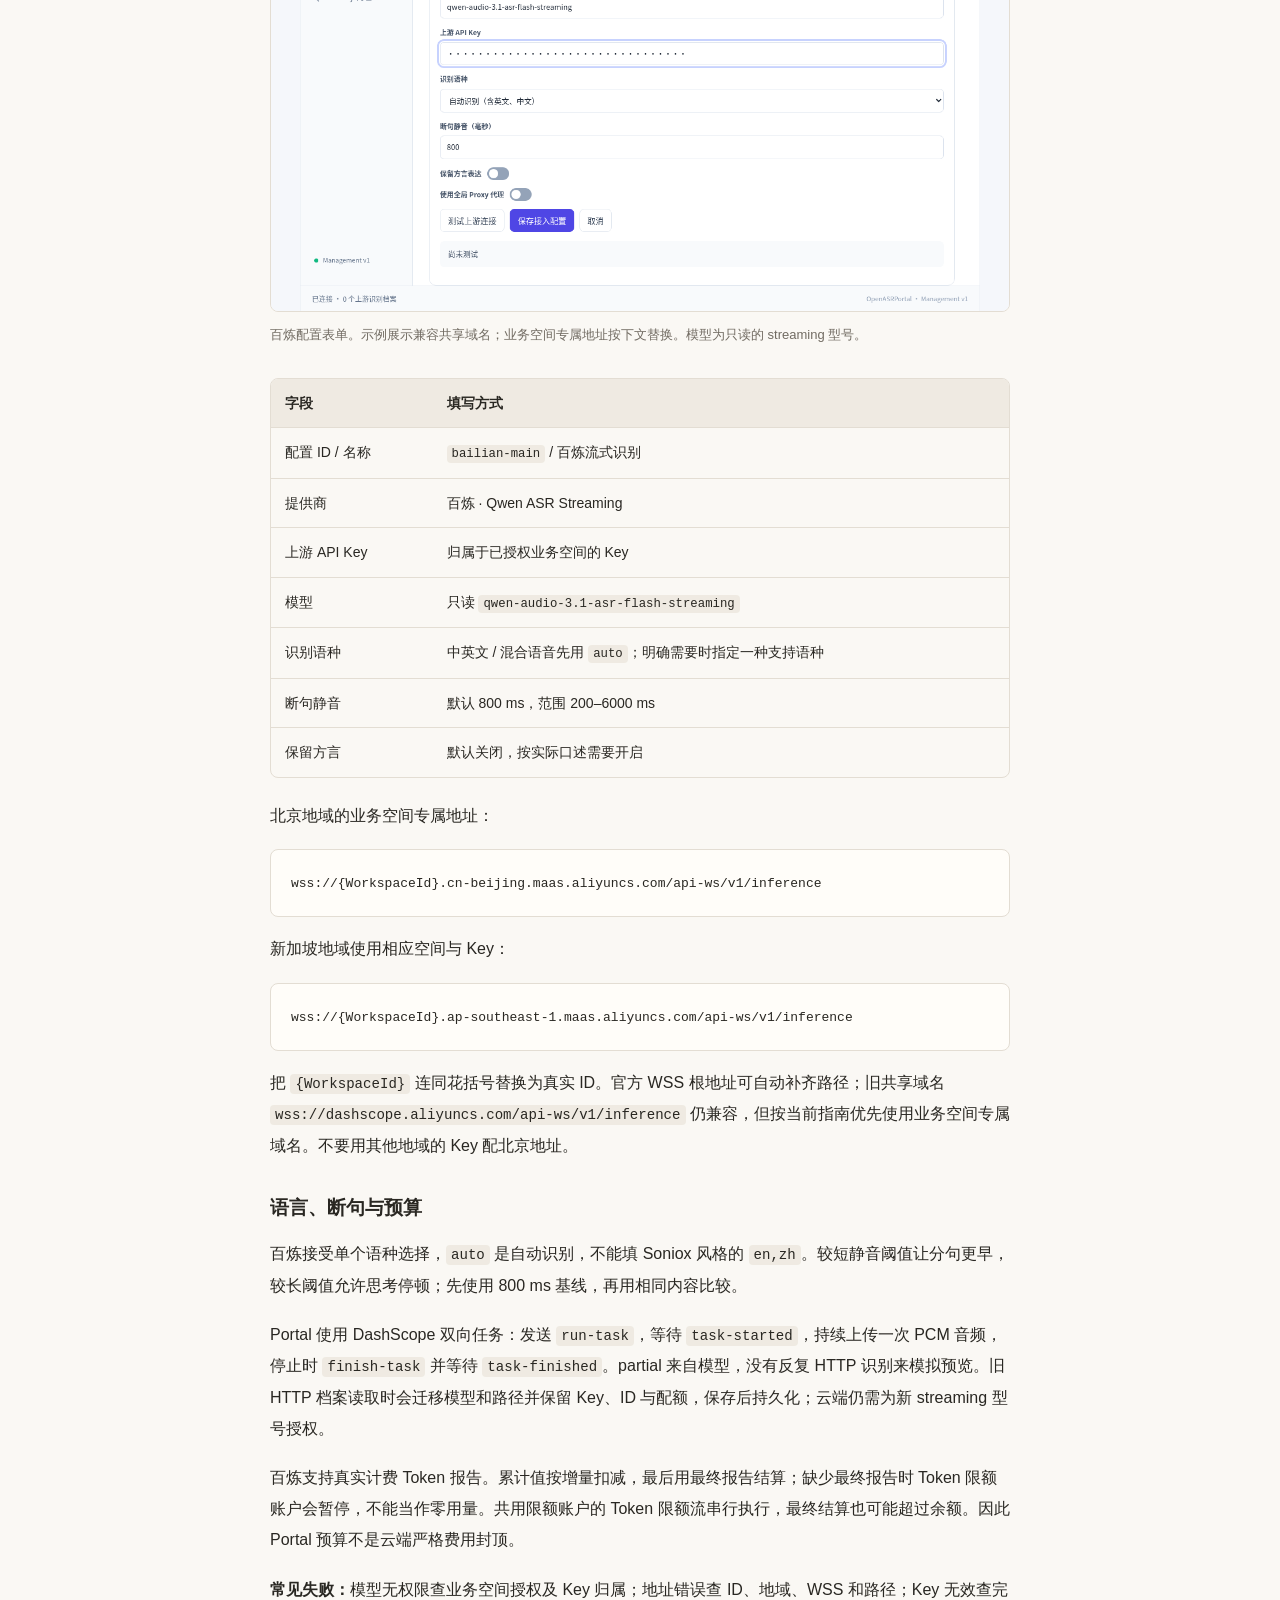
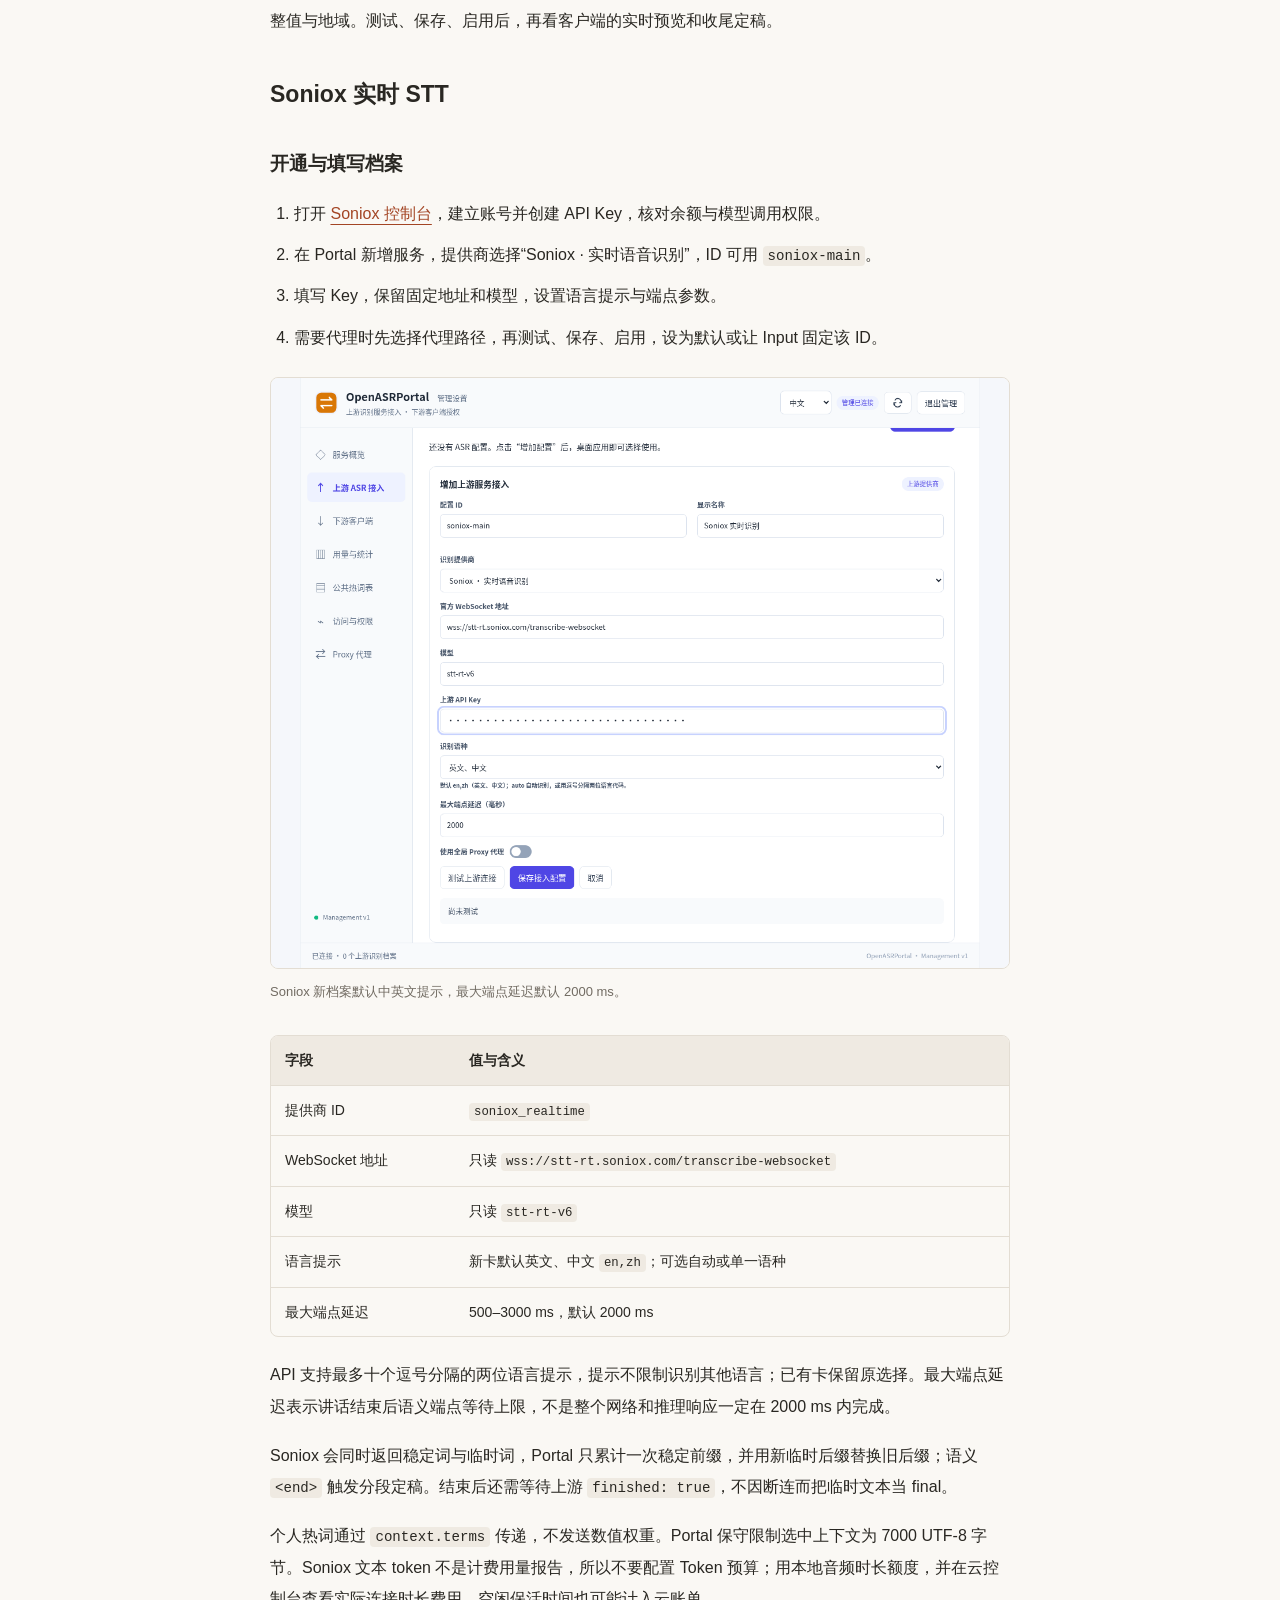
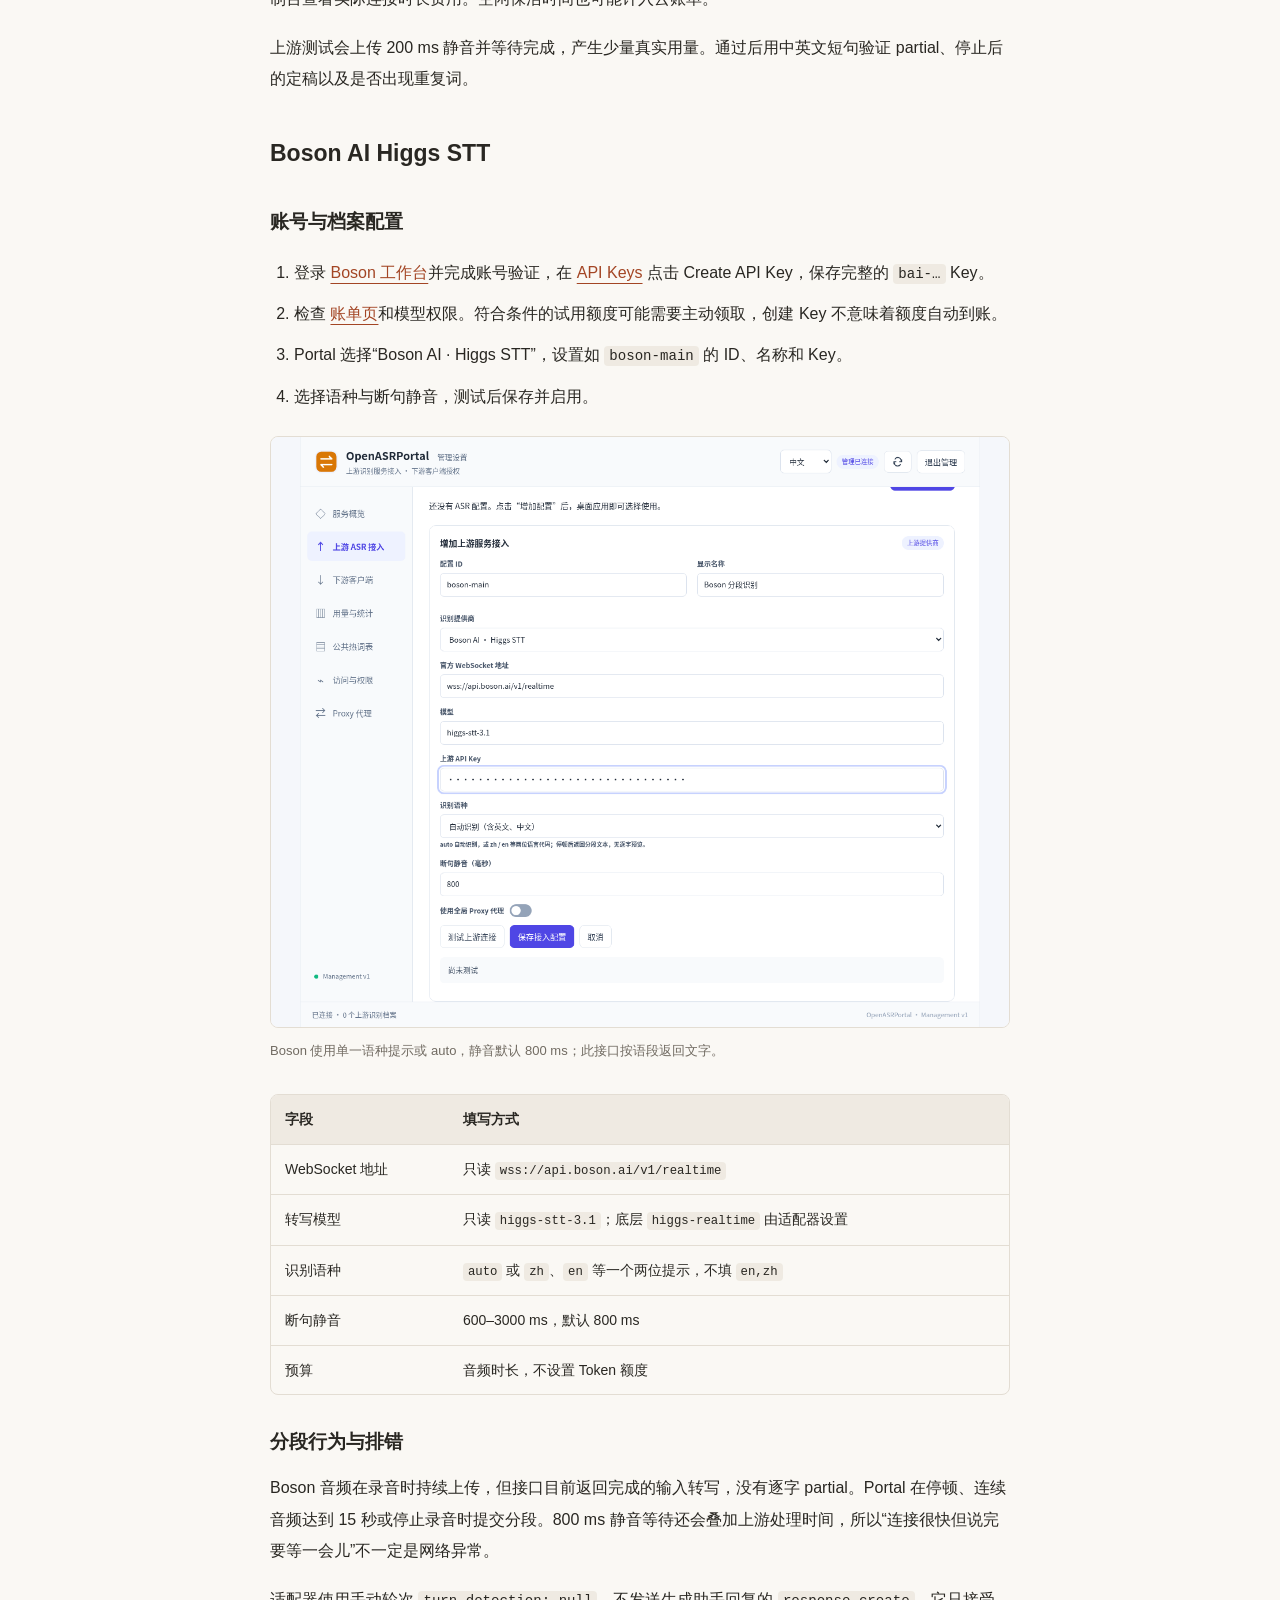
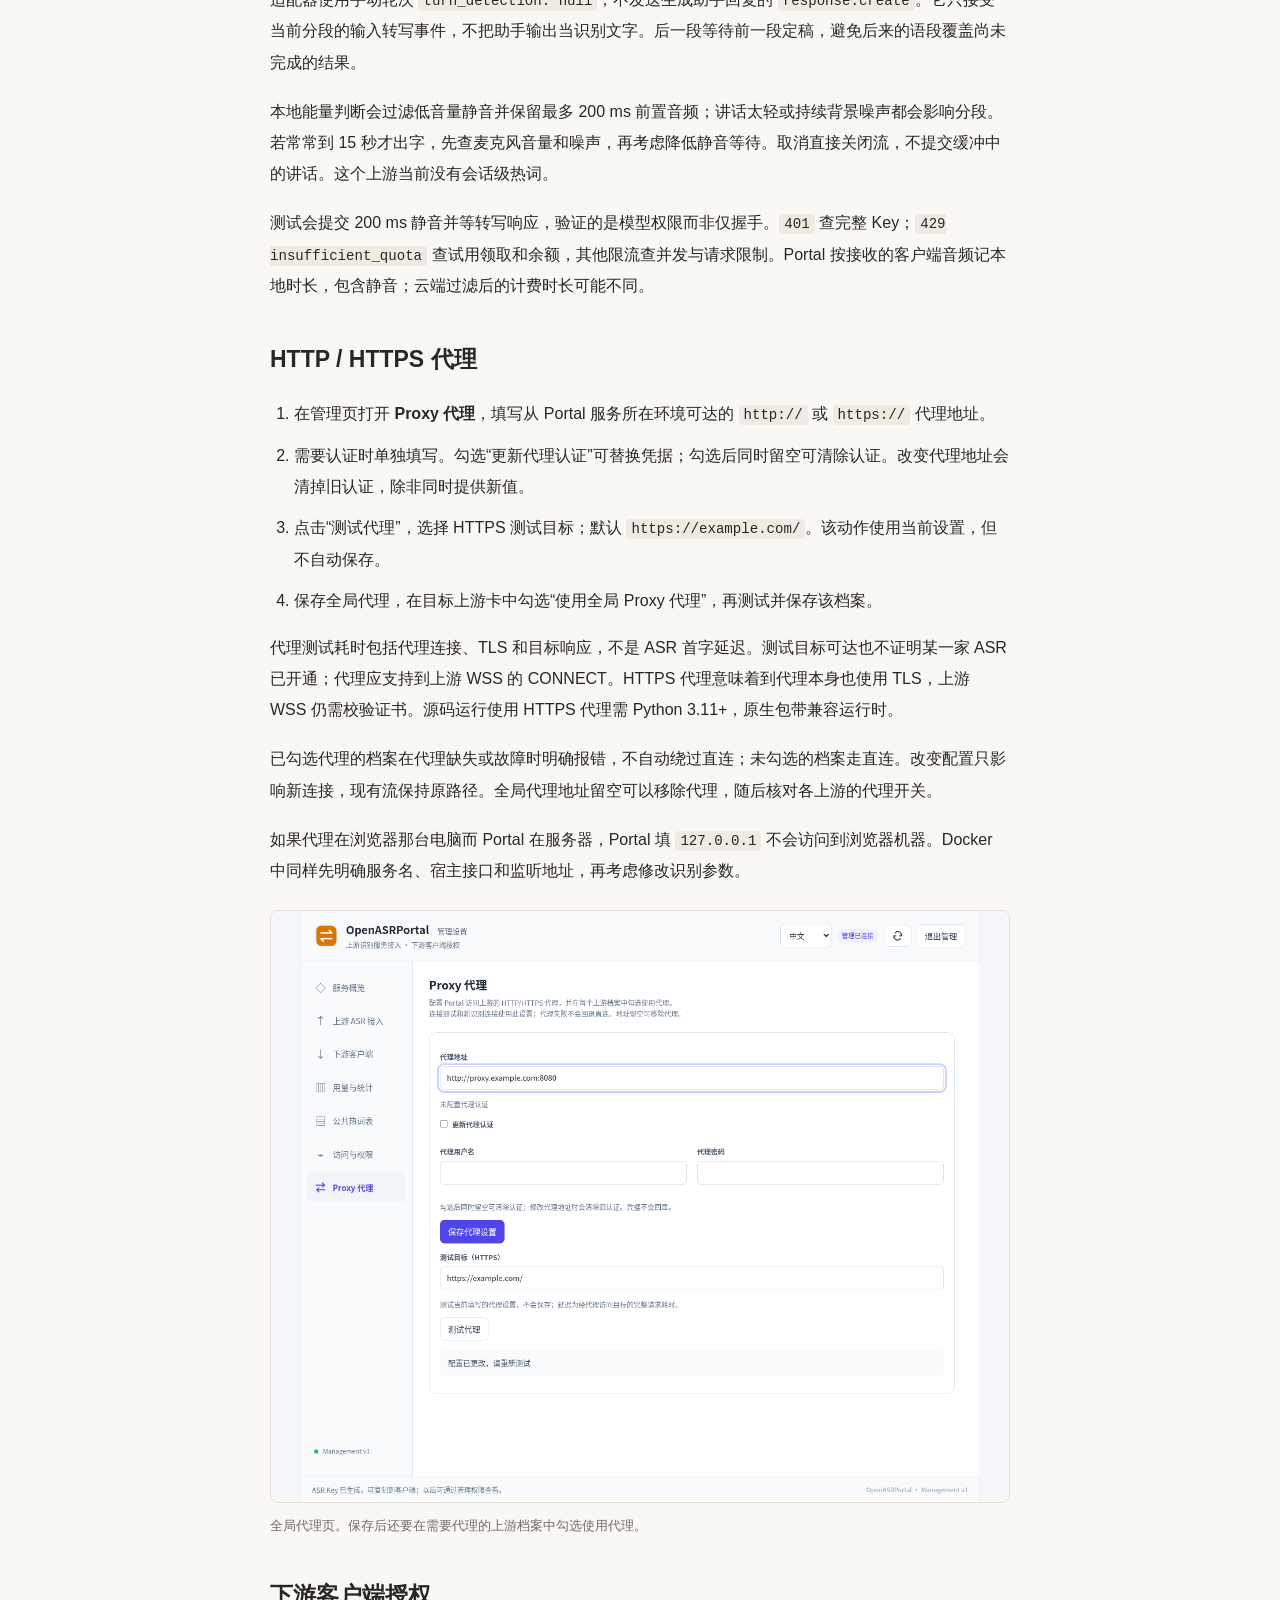
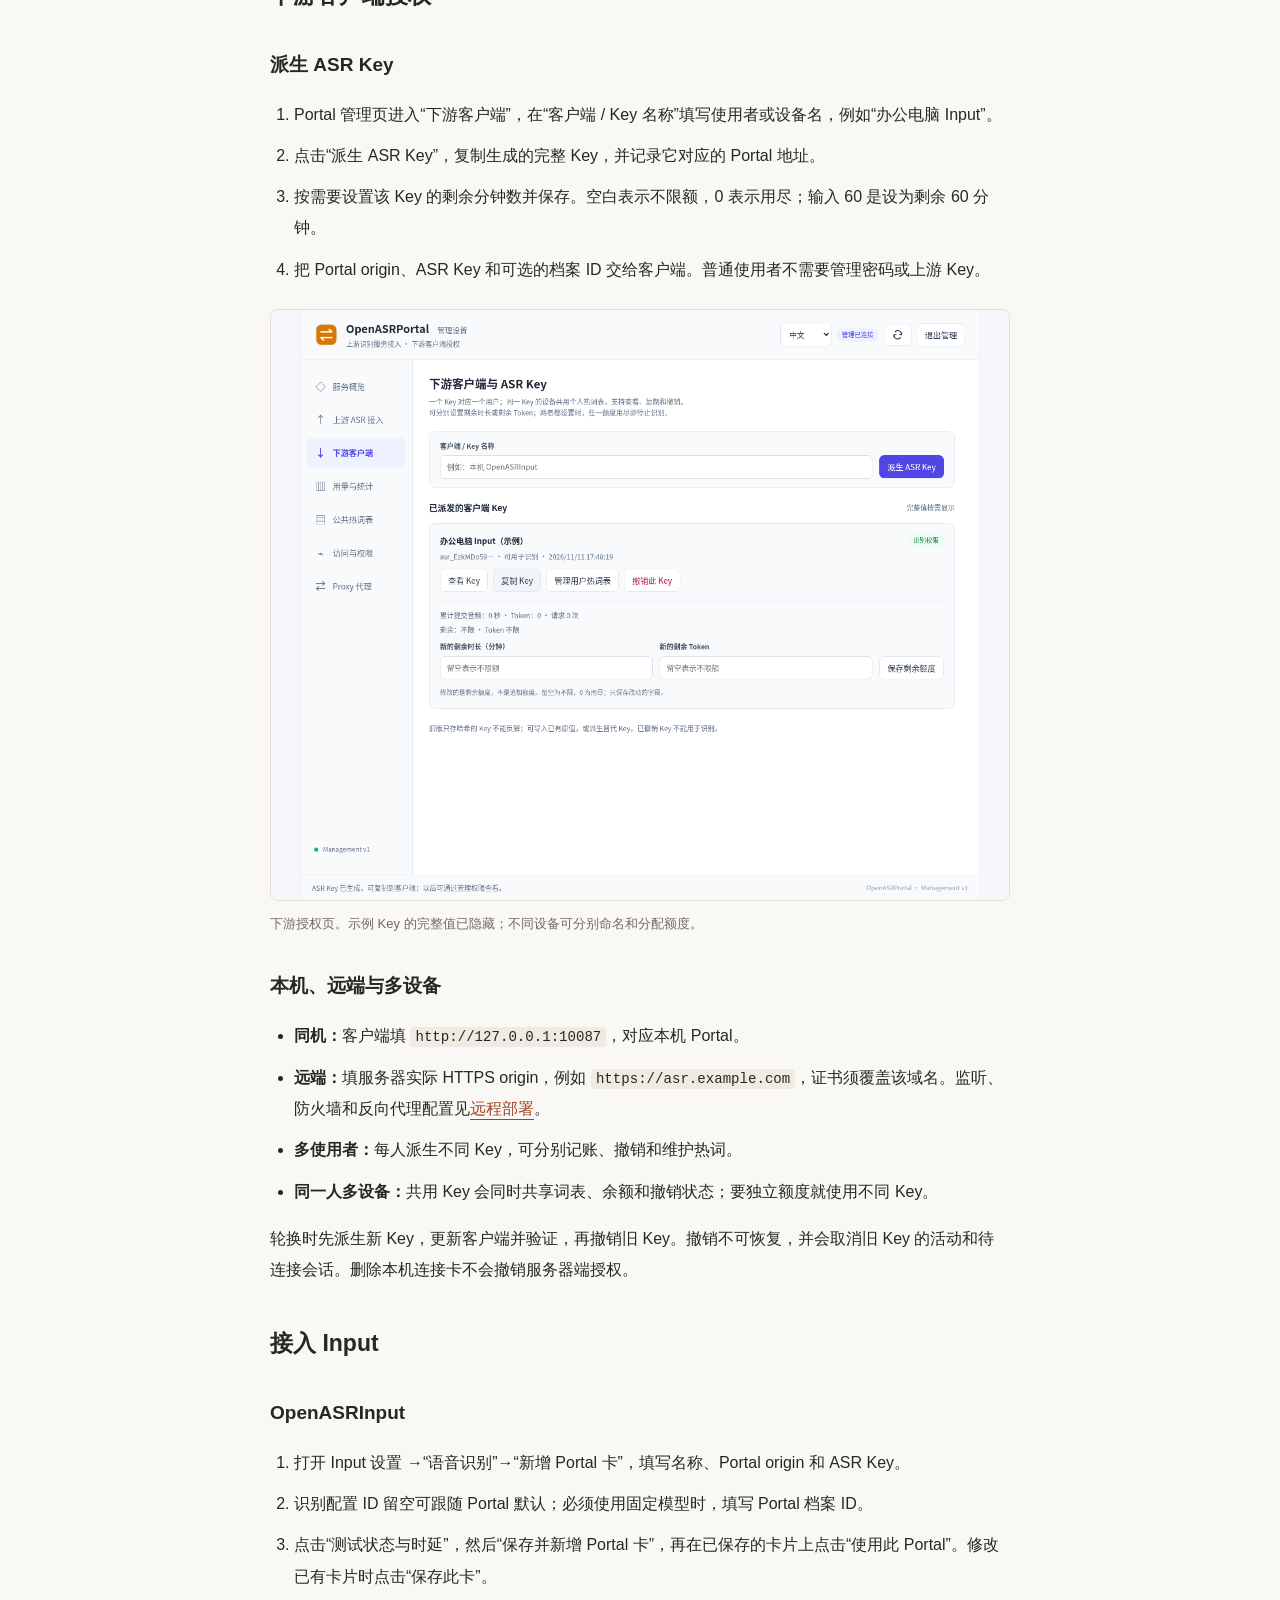
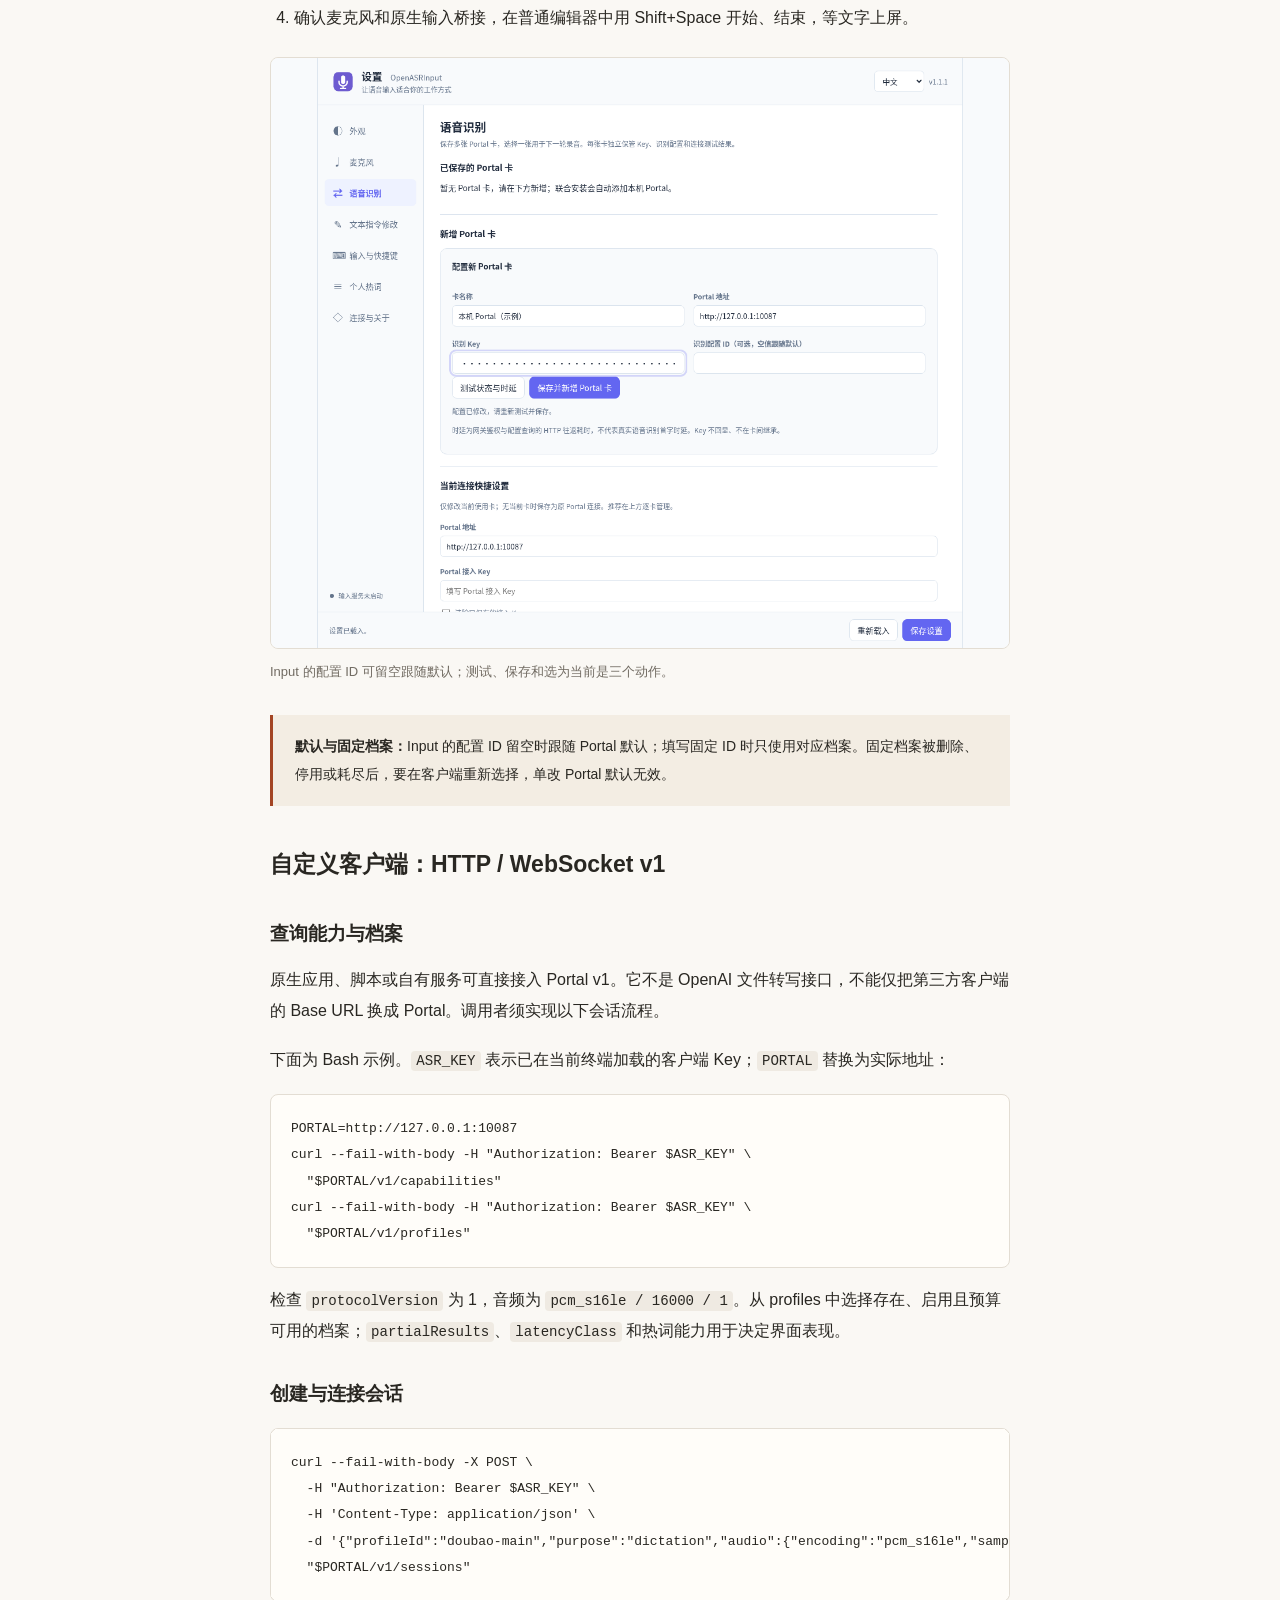
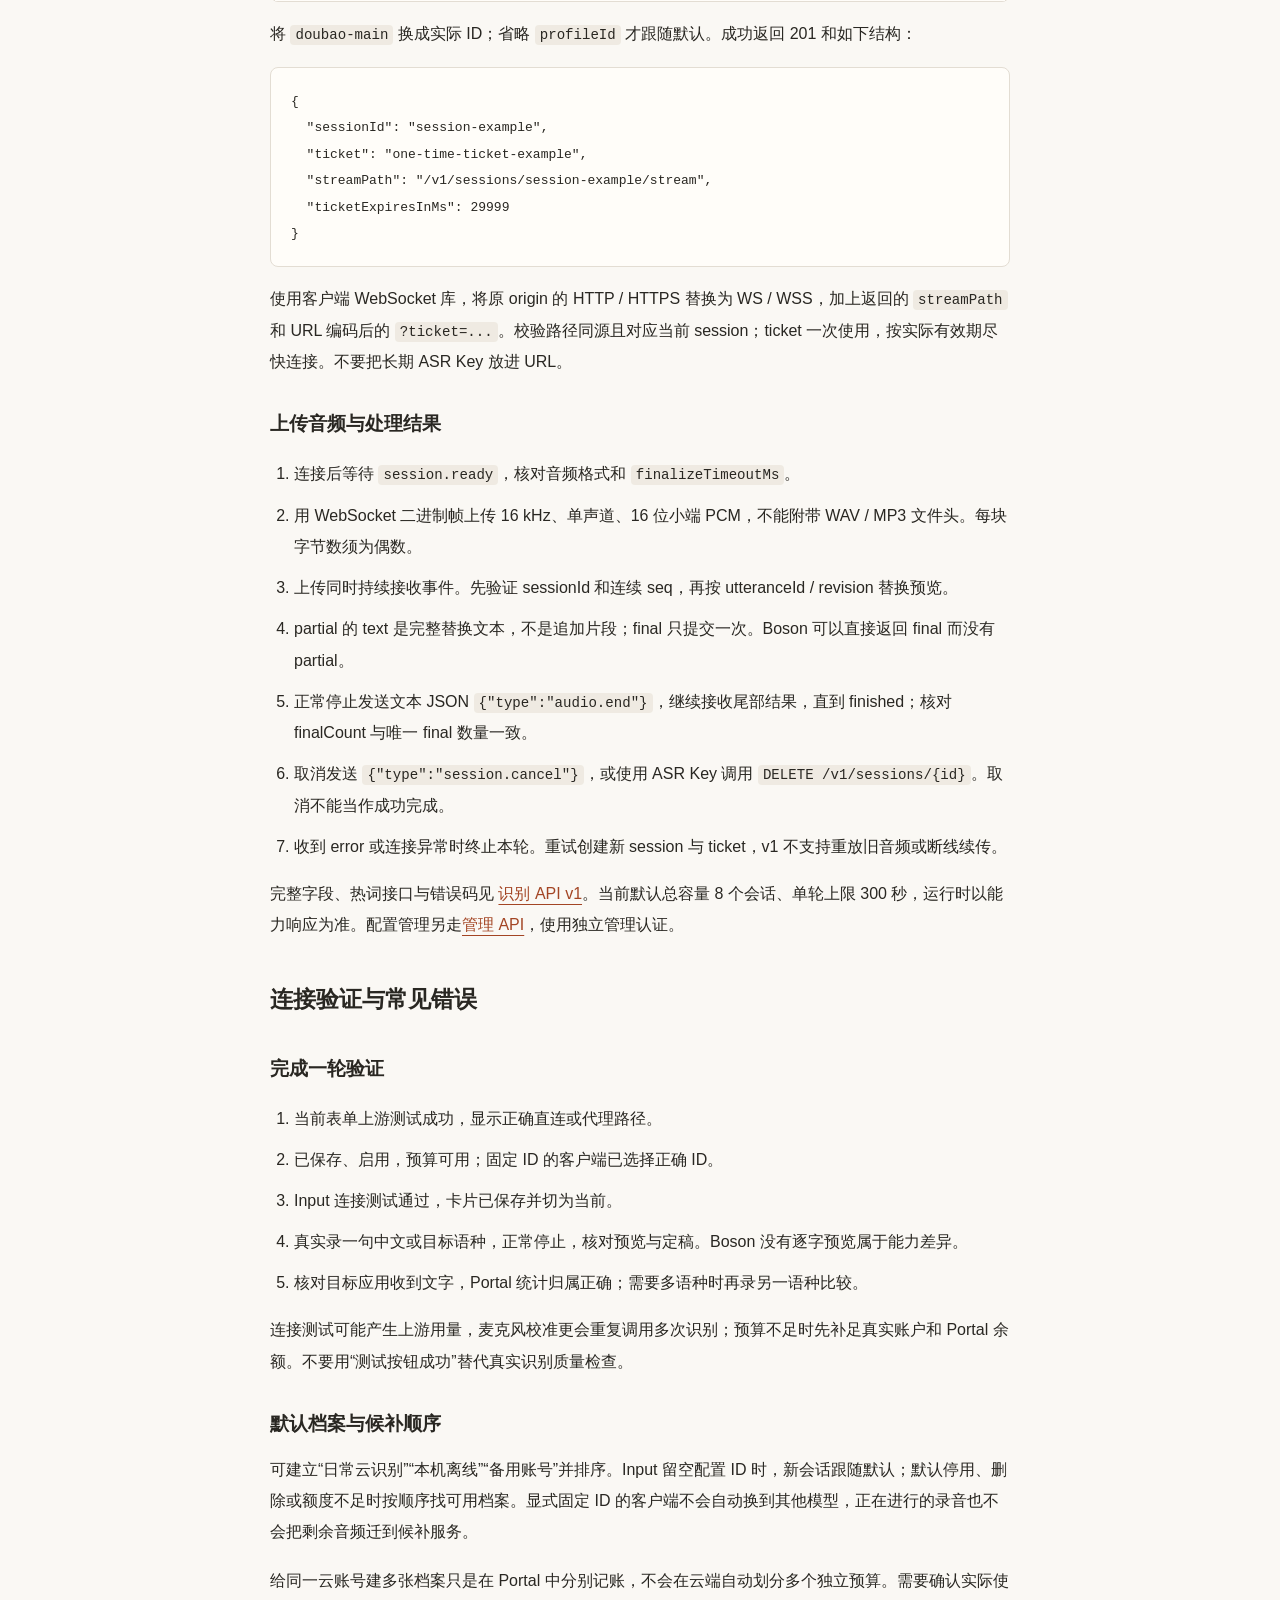
<file: blog/01-03-openasr-connections.html>
<!doctype html>
<html lang="zh-CN">
  <head>
    <meta charset="utf-8">
    <meta name="viewport" content="width=device-width, initial-scale=1">
    <meta name="description" content="配置 Portal 的四种云端识别上游，接入 Input 或自定义客户端，并管理代理与授权。">
    <meta name="theme-color" content="#faf8f4">
    <title>03 · Portal 上下游接入配置 · MarmaladeCat</title>
    <link rel="icon" href="../favicon.svg" type="image/svg+xml">
    <link rel="stylesheet" href="../styles.css">
    <script src="../site.js" defer></script>
    <script src="article.js" defer></script>
  </head>
  <body>
    <a class="skip-link" href="#main">跳转到主要内容</a>
    <div class="page article-page">
      <header class="site-header">
        <a class="brand" href="../" aria-label="MarmaladeCat 首页"><span class="brand-mark" aria-hidden="true">MMC</span><span>MarmaladeCat</span></a>
        <nav aria-label="主导航"><a href="../">首页</a><a href="./">博客</a><a href="../projects.html">我的开源项目</a><a href="../about.html">关于</a></nav>
      </header>
      <main class="article-layout" id="main">
        <aside class="article-sidebar"><details class="toc-disclosure" open><summary>文章目录</summary><nav class="article-toc" data-article-toc aria-label="文章目录"><ol>
          <li><a href="#common">地址、凭据与配置流程</a></li><li><a href="#doubao">豆包</a></li><li><a href="#bailian">百炼</a></li><li><a href="#soniox">Soniox</a></li><li><a href="#boson">Boson</a></li><li><a href="#proxy">代理</a></li><li><a href="#downstream">下游授权</a></li><li><a href="#clients">Input 接入</a></li><li><a href="#api">自定义客户端 API</a></li><li><a href="#verify">验证与排错</a></li><li><a href="#sources">参考资料</a></li>
        </ol></nav></details></aside>
        <div class="article-main">
        <a class="text-link" href="./#openasr">← OpenASR 系列</a>
        <article aria-labelledby="article-title">
          <header class="article-header">
            <p class="eyebrow">OPENASR · 发布 <time datetime="2026-11-11">2026.11.11</time> · 更新 <time datetime="2026-11-12">2026.11.12</time></p>
            <h1 id="article-title">03 · Portal 上下游接入配置</h1>
            <p class="article-lead">开通云端识别上游，分配客户端授权，连接 Input 或自己的程序。</p>
            <p class="article-version">适用版本：Portal / Input 1.1.1；识别协议 v1</p>
          </header>
          <div class="article-body">
            <p>本文介绍的 Portal <strong>上游</strong>是实际进行识别的云服务，<strong>下游</strong>是采集音频、使用识别结果的客户端。先配置一种上游，再给下游分配 Key，即可开始使用。云控制台布局和价格以服务商当前页面为准。</p>
            <h2 id="common">地址、凭据与配置流程</h2>
            <h3>先分清三种凭据</h3>
            <div class="table-scroll" tabindex="0" role="region" aria-label="上下游连接信息"><table><thead><tr><th scope="col">连接方向</th><th scope="col">地址</th><th scope="col">凭据</th></tr></thead><tbody>
              <tr><td>浏览器 → Portal 管理</td><td><code>http://127.0.0.1:10087/admin</code></td><td>管理员密码，登录后取得短期管理 token。</td></tr>
              <tr><td>Input 等客户端 → Portal</td><td><code>http://127.0.0.1:10087</code> 或远端 HTTPS origin</td><td>Portal 派生的客户端 ASR Key。</td></tr>
              <tr><td>Portal → 云端识别服务</td><td>对应提供商 WSS 端点</td><td>提供商 API Key。</td></tr>
            </tbody></table></div>
            <p>客户端填写的 origin 只含协议、主机和可选端口，不带 <code>/admin</code>。上游 Key 只保存在 Portal；客户端 Key 不用于登录管理页。</p>
            <h3>新增上游档案</h3>
            <p>访问 Portal 的 <code>/admin</code> 并登录，进入<strong>上游 ASR 接入 → 增加服务接入</strong>。已有档案通常以只读卡片展示，先点击“修改 / 编辑”再调整，固定端点和模型仍保持只读。</p>
            <ol>
              <li>设置唯一的<strong>配置 ID</strong>，如 <code>doubao-main</code>。ID 以字母或数字开头，可含字母、数字、点、下划线和短横线，最多 100 字符，创建后不能改。</li>
              <li>填写便于识别的显示名称并选择提供商。一个提供商可以建多张卡，名称可改，客户端固定的是 ID。</li>
              <li>填对应上游的 Key 和参数。网页 Key 框只填原值，不加 <code>Bearer</code>；协议认证头由程序处理。</li>
              <li>选择是否使用全局代理，点击“测试上游连接”。测试使用当前表单，包括尚未保存的代理选择，结果显示在当前面板。</li>
              <li>点击“保存接入配置 / 保存”，保持“启用”，需要时“设为默认”。测试成功不等于已保存，启用和默认操作也与保存各有边界。</li>
              <li>在 Input 使用 Portal 地址与<strong>Portal 派生的客户端 ASR Key</strong>，固定这张 ID 或跟随默认，进行真实短句识别。</li>
            </ol>
            <p>上游 Key 留在 Portal，不直接给 Input。同一提供商已有 Key 的字段会显示“已保存”，留空可保留原值；新建卡片不继承别的卡片凭据，换提供商需要新凭据。</p>
            <div class="table-scroll" tabindex="0" role="region" aria-label="四种云端上游能力对照"><table><caption>本文介绍的四种云端上游在 Portal 1.1.1 中的适配能力，不是识别质量或价格排名。</caption><thead><tr><th scope="col">上游</th><th scope="col">识别表现</th><th scope="col">个人热词</th><th scope="col">本地预算</th></tr></thead><tbody>
              <tr><td>豆包</td><td>流式预览，可选二遍修订</td><td>支持，受格式与保守字节预算限制</td><td>音频时长</td></tr>
              <tr><td>百炼</td><td>流式 partial / final，服务端分句</td><td>支持，即时词与权重</td><td>音频时长、真实 Token</td></tr>
              <tr><td>Soniox</td><td>真实 partial，语义端点定稿</td><td>支持，上下文词，不传数值权重</td><td>音频时长；云端另按连接时长</td></tr>
              <tr><td>Boson</td><td>分段 final，没有逐字 partial</td><td>不支持会话热词</td><td>音频时长</td></tr>
            </tbody></table></div>
            <h2 id="doubao">豆包流式语音识别 2.0</h2>
            <h3>开通项目与 API Key</h3>
            <ol>
              <li>打开<a href="https://console.volcengine.com/speech/new/overview?projectName=default">豆包语音新版控制台</a>，登录并按提示完成账号与服务开通。</li>
              <li>在顶部项目选择中进入“管理项目”，创建项目，例如 <code>openasr</code>，再切回该项目。</li>
              <li>进入“开通管理”，找到“豆包流式语音识别模型 2.0”并开通。以下示例使用小时版。</li>
              <li>保持在同一项目中，进入“API Key 管理 / API 管理”，创建如 <code>openasrportal</code> 的 Key，保存完整值。</li>
              <li>检查项目中的资源额度、有效期与账户余额。API Key 有效不代表所有模型资源都已开通。</li>
            </ol>
            <p>这里使用新版控制台的 API Key。若只看到旧式 APP ID 和 Access Token，应切换到新版入口；不要将它们拼接后放入 Portal Key 框。</p>
            <h3>填写 Portal 档案</h3>
            <figure class="screenshot"><a href="images/openasr/portal-doubao.png" target="_blank" rel="noopener"><img src="images/openasr/portal-doubao.png" width="1280" height="1024" alt="Portal 豆包档案的资源选择与二遍识别配置" loading="lazy"></a><figcaption>豆包配置表单。选择已开通的资源，填写自己的 API Key，再测试和保存。</figcaption></figure>
            <div class="table-scroll" tabindex="0" role="region" aria-label="豆包配置字段"><table><thead><tr><th scope="col">字段</th><th scope="col">填写方式</th></tr></thead><tbody>
              <tr><td>配置 ID / 名称</td><td><code>doubao-main</code> / 豆包语音 2.0</td></tr>
              <tr><td>提供商</td><td>豆包 · 实时语音识别</td></tr>
              <tr><td>上游 API Key</td><td>刚创建的完整项目 Key</td></tr>
              <tr><td>WebSocket 地址</td><td>保留只读 <code>wss://openspeech.bytedance.com/api/v3/sauc/bigmodel_async</code></td></tr>
              <tr><td>模型资源</td><td>2.0 小时版：<code>volc.seedasr.sauc.duration</code></td></tr>
              <tr><td>二遍识别</td><td>先保留默认开启</td></tr>
              <tr><td>使用全局 Proxy 代理</td><td>直连关闭；需要代理时先配置<a href="#proxy">全局代理</a></td></tr>
            </tbody></table></div>
            <p>2.0 并发版资源为 <code>volc.seedasr.sauc.concurrent</code>；<code>volc.bigasr.sauc.*</code> 属于旧 1.0 资源，必须与账号实际开通的服务匹配。页面语言选项只改变界面文字，豆包适配器没有识别语言列表字段，不要把 <code>en,zh</code> 填进模型资源。</p>
            <p>二遍识别允许在初步结果之后继续修订语段。先保持开启，真正比较自己的录音准确率和结束等待时间后再决定是否关闭。热词当前按双向流式接口的 100-token 限制进行保守 UTF-8 字节筛选，不等于能送 100 个词，也不等于其他豆包接口的 5000 词能力；超长、含数字或不支持符号的词可能被过滤。</p>
            <p><strong>常见失败：</strong>无权限先核对项目与资源；鉴权失败核对新版完整 Key；额度用尽分别检查火山账户和 Portal 本地预算。测试通过后仍需保存并启用，再分别录一句中文与英文检查实际效果。</p>
            <h2 id="bailian">百炼 Qwen ASR Streaming</h2>
            <h3>创建业务空间与模型授权</h3>
            <ol>
              <li>登录<a href="https://bailian.console.aliyun.com/">阿里云百炼控制台</a>，完成账号和模型服务开通。以下以华北 2（北京）为例。</li>
              <li>通过业务空间选择入口创建一个空间，例如 <code>openasr</code>，进入“业务空间管理”。</li>
              <li>打开该空间的“模型权限流控设置”，搜索并授权完整名称 <code>qwen-audio-3.1-asr-flash-streaming</code>。</li>
              <li>进入对应地域的 <a href="https://bailian.console.aliyun.com/cn-beijing/model/settings/api-key">API Key 管理</a>，创建 Key 时将“归属业务空间”选为刚授权的空间。</li>
              <li>保存创建时显示的完整 Key。如果还设置了 Key 级自定义模型权限，也要包含这个完整 streaming 型号。</li>
              <li>在该空间接入信息中取得 Workspace ID，准备与地域匹配的 WSS 地址。</li>
            </ol>
            <p>授权相似的 HTTP 或 Realtime 模型不能替代 <code>-streaming</code> 型号；空间名称也不能替代 Workspace ID。</p>
            <h3>填写档案与地域地址</h3>
            <figure class="screenshot"><a href="images/openasr/portal-bailian.png" target="_blank" rel="noopener"><img src="images/openasr/portal-bailian.png" width="1280" height="1024" alt="Portal 百炼流式模型的地址、语种与断句静音表单" loading="lazy"></a><figcaption>百炼配置表单。示例展示兼容共享域名；业务空间专属地址按下文替换。模型为只读的 streaming 型号。</figcaption></figure>
            <div class="table-scroll" tabindex="0" role="region" aria-label="百炼配置字段"><table><thead><tr><th scope="col">字段</th><th scope="col">填写方式</th></tr></thead><tbody>
              <tr><td>配置 ID / 名称</td><td><code>bailian-main</code> / 百炼流式识别</td></tr>
              <tr><td>提供商</td><td>百炼 · Qwen ASR Streaming</td></tr>
              <tr><td>上游 API Key</td><td>归属于已授权业务空间的 Key</td></tr>
              <tr><td>模型</td><td>只读 <code>qwen-audio-3.1-asr-flash-streaming</code></td></tr>
              <tr><td>识别语种</td><td>中英文 / 混合语音先用 <code>auto</code>；明确需要时指定一种支持语种</td></tr>
              <tr><td>断句静音</td><td>默认 800 ms，范围 200–6000 ms</td></tr>
              <tr><td>保留方言</td><td>默认关闭，按实际口述需要开启</td></tr>
            </tbody></table></div>
            <p>北京地域的业务空间专属地址：</p>
            <pre><code>wss://{WorkspaceId}.cn-beijing.maas.aliyuncs.com/api-ws/v1/inference</code></pre>
            <p>新加坡地域使用相应空间与 Key：</p>
            <pre><code>wss://{WorkspaceId}.ap-southeast-1.maas.aliyuncs.com/api-ws/v1/inference</code></pre>
            <p>把 <code>{WorkspaceId}</code> 连同花括号替换为真实 ID。官方 WSS 根地址可自动补齐路径；旧共享域名 <code>wss://dashscope.aliyuncs.com/api-ws/v1/inference</code> 仍兼容，但按当前指南优先使用业务空间专属域名。不要用其他地域的 Key 配北京地址。</p>
            <h3>语言、断句与预算</h3>
            <p>百炼接受单个语种选择，<code>auto</code> 是自动识别，不能填 Soniox 风格的 <code>en,zh</code>。较短静音阈值让分句更早，较长阈值允许思考停顿；先使用 800 ms 基线，再用相同内容比较。</p>
            <p>Portal 使用 DashScope 双向任务：发送 <code>run-task</code>，等待 <code>task-started</code>，持续上传一次 PCM 音频，停止时 <code>finish-task</code> 并等待 <code>task-finished</code>。partial 来自模型，没有反复 HTTP 识别来模拟预览。旧 HTTP 档案读取时会迁移模型和路径并保留 Key、ID 与配额，保存后持久化；云端仍需为新 streaming 型号授权。</p>
            <p>百炼支持真实计费 Token 报告。累计值按增量扣减，最后用最终报告结算；缺少最终报告时 Token 限额账户会暂停，不能当作零用量。共用限额账户的 Token 限额流串行执行，最终结算也可能超过余额。因此 Portal 预算不是云端严格费用封顶。</p>
            <p><strong>常见失败：</strong>模型无权限查业务空间授权及 Key 归属；地址错误查 ID、地域、WSS 和路径；Key 无效查完整值与地域。测试、保存、启用后，再看客户端的实时预览和收尾定稿。</p>
            <h2 id="soniox">Soniox 实时 STT</h2>
            <h3>开通与填写档案</h3>
            <ol>
              <li>打开 <a href="https://console.soniox.com/">Soniox 控制台</a>，建立账号并创建 API Key，核对余额与模型调用权限。</li>
              <li>在 Portal 新增服务，提供商选择“Soniox · 实时语音识别”，ID 可用 <code>soniox-main</code>。</li>
              <li>填写 Key，保留固定地址和模型，设置语言提示与端点参数。</li>
              <li>需要代理时先选择代理路径，再测试、保存、启用，设为默认或让 Input 固定该 ID。</li>
            </ol>
            <figure class="screenshot"><a href="images/openasr/portal-soniox.png" target="_blank" rel="noopener"><img src="images/openasr/portal-soniox.png" width="1280" height="1024" alt="Soniox 模型、语言提示与最大端点延迟配置" loading="lazy"></a><figcaption>Soniox 新档案默认中英文提示，最大端点延迟默认 2000 ms。</figcaption></figure>
            <div class="table-scroll" tabindex="0" role="region" aria-label="Soniox 配置字段"><table><thead><tr><th scope="col">字段</th><th scope="col">值与含义</th></tr></thead><tbody>
              <tr><td>提供商 ID</td><td><code>soniox_realtime</code></td></tr>
              <tr><td>WebSocket 地址</td><td>只读 <code>wss://stt-rt.soniox.com/transcribe-websocket</code></td></tr>
              <tr><td>模型</td><td>只读 <code>stt-rt-v6</code></td></tr>
              <tr><td>语言提示</td><td>新卡默认英文、中文 <code>en,zh</code>；可选自动或单一语种</td></tr>
              <tr><td>最大端点延迟</td><td>500–3000 ms，默认 2000 ms</td></tr>
            </tbody></table></div>
            <p>API 支持最多十个逗号分隔的两位语言提示，提示不限制识别其他语言；已有卡保留原选择。最大端点延迟表示讲话结束后语义端点等待上限，不是整个网络和推理响应一定在 2000 ms 内完成。</p>
            <p>Soniox 会同时返回稳定词与临时词，Portal 只累计一次稳定前缀，并用新临时后缀替换旧后缀；语义 <code>&lt;end&gt;</code> 触发分段定稿。结束后还需等待上游 <code>finished: true</code>，不因断连而把临时文本当 final。</p>
            <p>个人热词通过 <code>context.terms</code> 传递，不发送数值权重。Portal 保守限制选中上下文为 7000 UTF-8 字节。Soniox 文本 token 不是计费用量报告，所以不要配置 Token 预算；用本地音频时长额度，并在云控制台查看实际连接时长费用。空闲保活时间也可能计入云账单。</p>
            <p>上游测试会上传 200 ms 静音并等待完成，产生少量真实用量。通过后用中英文短句验证 partial、停止后的定稿以及是否出现重复词。</p>
            <h2 id="boson">Boson AI Higgs STT</h2>
            <h3>账号与档案配置</h3>
            <ol>
              <li>登录 <a href="https://www.boson.ai/workspace">Boson 工作台</a>并完成账号验证，在 <a href="https://www.boson.ai/workspace/api-key">API Keys</a> 点击 Create API Key，保存完整的 <code>bai-…</code> Key。</li>
              <li>检查 <a href="https://www.boson.ai/workspace/billing/overview">账单页</a>和模型权限。符合条件的试用额度可能需要主动领取，创建 Key 不意味着额度自动到账。</li>
              <li>Portal 选择“Boson AI · Higgs STT”，设置如 <code>boson-main</code> 的 ID、名称和 Key。</li>
              <li>选择语种与断句静音，测试后保存并启用。</li>
            </ol>
            <figure class="screenshot"><a href="images/openasr/portal-boson.png" target="_blank" rel="noopener"><img src="images/openasr/portal-boson.png" width="1280" height="1024" alt="Boson 转写模型、识别语种和断句静音配置" loading="lazy"></a><figcaption>Boson 使用单一语种提示或 auto，静音默认 800 ms；此接口按语段返回文字。</figcaption></figure>
            <div class="table-scroll" tabindex="0" role="region" aria-label="Boson 配置字段"><table><thead><tr><th scope="col">字段</th><th scope="col">填写方式</th></tr></thead><tbody>
              <tr><td>WebSocket 地址</td><td>只读 <code>wss://api.boson.ai/v1/realtime</code></td></tr>
              <tr><td>转写模型</td><td>只读 <code>higgs-stt-3.1</code>；底层 <code>higgs-realtime</code> 由适配器设置</td></tr>
              <tr><td>识别语种</td><td><code>auto</code> 或 <code>zh</code>、<code>en</code> 等一个两位提示，不填 <code>en,zh</code></td></tr>
              <tr><td>断句静音</td><td>600–3000 ms，默认 800 ms</td></tr>
              <tr><td>预算</td><td>音频时长，不设置 Token 额度</td></tr>
            </tbody></table></div>
            <h3>分段行为与排错</h3>
            <p>Boson 音频在录音时持续上传，但接口目前返回完成的输入转写，没有逐字 partial。Portal 在停顿、连续音频达到 15 秒或停止录音时提交分段。800 ms 静音等待还会叠加上游处理时间，所以“连接很快但说完要等一会儿”不一定是网络异常。</p>
            <p>适配器使用手动轮次 <code>turn_detection: null</code>，不发送生成助手回复的 <code>response.create</code>。它只接受当前分段的输入转写事件，不把助手输出当识别文字。后一段等待前一段定稿，避免后来的语段覆盖尚未完成的结果。</p>
            <p>本地能量判断会过滤低音量静音并保留最多 200 ms 前置音频；讲话太轻或持续背景噪声都会影响分段。若常常到 15 秒才出字，先查麦克风音量和噪声，再考虑降低静音等待。取消直接关闭流，不提交缓冲中的讲话。这个上游当前没有会话级热词。</p>
            <p>测试会提交 200 ms 静音并等转写响应，验证的是模型权限而非仅握手。<code>401</code> 查完整 Key；<code>429 insufficient_quota</code> 查试用领取和余额，其他限流查并发与请求限制。Portal 按接收的客户端音频记本地时长，包含静音；云端过滤后的计费时长可能不同。</p>
            <h2 id="proxy">HTTP / HTTPS 代理</h2>
            <ol>
              <li>在管理页打开 <strong>Proxy 代理</strong>，填写从 Portal 服务所在环境可达的 <code>http://</code> 或 <code>https://</code> 代理地址。</li>
              <li>需要认证时单独填写。勾选“更新代理认证”可替换凭据；勾选后同时留空可清除认证。改变代理地址会清掉旧认证，除非同时提供新值。</li>
              <li>点击“测试代理”，选择 HTTPS 测试目标；默认 <code>https://example.com/</code>。该动作使用当前设置，但不自动保存。</li>
              <li>保存全局代理，在目标上游卡中勾选“使用全局 Proxy 代理”，再测试并保存该档案。</li>
            </ol>
            <p>代理测试耗时包括代理连接、TLS 和目标响应，不是 ASR 首字延迟。测试目标可达也不证明某一家 ASR 已开通；代理应支持到上游 WSS 的 CONNECT。HTTPS 代理意味着到代理本身也使用 TLS，上游 WSS 仍需校验证书。源码运行使用 HTTPS 代理需 Python 3.11+，原生包带兼容运行时。</p>
            <p>已勾选代理的档案在代理缺失或故障时明确报错，不自动绕过直连；未勾选的档案走直连。改变配置只影响新连接，现有流保持原路径。全局代理地址留空可以移除代理，随后核对各上游的代理开关。</p>
            <p>如果代理在浏览器那台电脑而 Portal 在服务器，Portal 填 <code>127.0.0.1</code> 不会访问到浏览器机器。Docker 中同样先明确服务名、宿主接口和监听地址，再考虑修改识别参数。</p>
            <figure class="screenshot"><a href="images/openasr/portal-proxy.png" target="_blank" rel="noopener"><img src="images/openasr/portal-proxy.png" width="1280" height="1024" alt="Portal 全局代理地址、认证与测试设置" loading="lazy"></a><figcaption>全局代理页。保存后还要在需要代理的上游档案中勾选使用代理。</figcaption></figure>
            <h2 id="downstream">下游客户端授权</h2>
            <h3>派生 ASR Key</h3>
            <ol>
              <li>Portal 管理页进入“下游客户端”，在“客户端 / Key 名称”填写使用者或设备名，例如“办公电脑 Input”。</li>
              <li>点击“派生 ASR Key”，复制生成的完整 Key，并记录它对应的 Portal 地址。</li>
              <li>按需要设置该 Key 的剩余分钟数并保存。空白表示不限额，0 表示用尽；输入 60 是设为剩余 60 分钟。</li>
              <li>把 Portal origin、ASR Key 和可选的档案 ID 交给客户端。普通使用者不需要管理密码或上游 Key。</li>
            </ol>
            <figure class="screenshot"><a href="images/openasr/portal-downstream.png" target="_blank" rel="noopener"><img src="images/openasr/portal-downstream.png" width="1280" height="1024" alt="Portal 客户端 Key 的派生入口、已授权卡片与剩余额度设置" loading="lazy"></a><figcaption>下游授权页。示例 Key 的完整值已隐藏；不同设备可分别命名和分配额度。</figcaption></figure>
            <h3>本机、远端与多设备</h3>
            <ul>
              <li><strong>同机：</strong>客户端填 <code>http://127.0.0.1:10087</code>，对应本机 Portal。</li>
              <li><strong>远端：</strong>填服务器实际 HTTPS origin，例如 <code>https://asr.example.com</code>，证书须覆盖该域名。监听、防火墙和反向代理配置见<a href="01-02-openasr-installation.html#remote">远程部署</a>。</li>
              <li><strong>多使用者：</strong>每人派生不同 Key，可分别记账、撤销和维护热词。</li>
              <li><strong>同一人多设备：</strong>共用 Key 会同时共享词表、余额和撤销状态；要独立额度就使用不同 Key。</li>
            </ul>
            <p>轮换时先派生新 Key，更新客户端并验证，再撤销旧 Key。撤销不可恢复，并会取消旧 Key 的活动和待连接会话。删除本机连接卡不会撤销服务器端授权。</p>
            <h2 id="clients">接入 Input</h2>
            <h3 id="client-input">OpenASRInput</h3>
            <ol>
              <li>打开 Input 设置 →“语音识别”→“新增 Portal 卡”，填写名称、Portal origin 和 ASR Key。</li>
              <li>识别配置 ID 留空可跟随 Portal 默认；必须使用固定模型时，填写 Portal 档案 ID。</li>
              <li>点击“测试状态与时延”，然后“保存并新增 Portal 卡”，再在已保存的卡片上点击“使用此 Portal”。修改已有卡片时点击“保存此卡”。</li>
              <li>确认麦克风和原生输入桥接，在普通编辑器中用 Shift+Space 开始、结束，等文字上屏。</li>
            </ol>
            <figure class="screenshot"><a href="images/openasr/input-portal.png" target="_blank" rel="noopener"><img src="images/openasr/input-portal.png" width="1280" height="1024" alt="Input 下游客户端的 Portal 连接卡" loading="lazy"></a><figcaption>Input 的配置 ID 可留空跟随默认；测试、保存和选为当前是三个动作。</figcaption></figure>
            <div class="article-note"><p><strong>默认与固定档案：</strong>Input 的配置 ID 留空时跟随 Portal 默认；填写固定 ID 时只使用对应档案。固定档案被删除、停用或耗尽后，要在客户端重新选择，单改 Portal 默认无效。</p></div>
            <h2 id="api">自定义客户端：HTTP / WebSocket v1</h2>
            <h3>查询能力与档案</h3>
            <p>原生应用、脚本或自有服务可直接接入 Portal v1。它不是 OpenAI 文件转写接口，不能仅把第三方客户端的 Base URL 换成 Portal。调用者须实现以下会话流程。</p>
            <p>下面为 Bash 示例。<code>ASR_KEY</code> 表示已在当前终端加载的客户端 Key；<code>PORTAL</code> 替换为实际地址：</p>
            <pre><code>PORTAL=http://127.0.0.1:10087
curl --fail-with-body -H "Authorization: Bearer $ASR_KEY" \
  "$PORTAL/v1/capabilities"
curl --fail-with-body -H "Authorization: Bearer $ASR_KEY" \
  "$PORTAL/v1/profiles"</code></pre>
            <p>检查 <code>protocolVersion</code> 为 1，音频为 <code>pcm_s16le / 16000 / 1</code>。从 profiles 中选择存在、启用且预算可用的档案；<code>partialResults</code>、<code>latencyClass</code> 和热词能力用于决定界面表现。</p>
            <h3>创建与连接会话</h3>
            <pre><code>curl --fail-with-body -X POST \
  -H "Authorization: Bearer $ASR_KEY" \
  -H 'Content-Type: application/json' \
  -d '{"profileId":"doubao-main","purpose":"dictation","audio":{"encoding":"pcm_s16le","sampleRate":16000,"channels":1}}' \
  "$PORTAL/v1/sessions"</code></pre>
            <p>将 <code>doubao-main</code> 换成实际 ID；省略 <code>profileId</code> 才跟随默认。成功返回 201 和如下结构：</p>
            <pre><code>{
  "sessionId": "session-example",
  "ticket": "one-time-ticket-example",
  "streamPath": "/v1/sessions/session-example/stream",
  "ticketExpiresInMs": 29999
}</code></pre>
            <p>使用客户端 WebSocket 库，将原 origin 的 HTTP / HTTPS 替换为 WS / WSS，加上返回的 <code>streamPath</code> 和 URL 编码后的 <code>?ticket=...</code>。校验路径同源且对应当前 session；ticket 一次使用，按实际有效期尽快连接。不要把长期 ASR Key 放进 URL。</p>
            <h3>上传音频与处理结果</h3>
            <ol>
              <li>连接后等待 <code>session.ready</code>，核对音频格式和 <code>finalizeTimeoutMs</code>。</li>
              <li>用 WebSocket 二进制帧上传 16 kHz、单声道、16 位小端 PCM，不能附带 WAV / MP3 文件头。每块字节数须为偶数。</li>
              <li>上传同时持续接收事件。先验证 sessionId 和连续 seq，再按 utteranceId / revision 替换预览。</li>
              <li>partial 的 text 是完整替换文本，不是追加片段；final 只提交一次。Boson 可以直接返回 final 而没有 partial。</li>
              <li>正常停止发送文本 JSON <code>{"type":"audio.end"}</code>，继续接收尾部结果，直到 finished；核对 finalCount 与唯一 final 数量一致。</li>
              <li>取消发送 <code>{"type":"session.cancel"}</code>，或使用 ASR Key 调用 <code>DELETE /v1/sessions/{id}</code>。取消不能当作成功完成。</li>
              <li>收到 error 或连接异常时终止本轮。重试创建新 session 与 ticket，v1 不支持重放旧音频或断线续传。</li>
            </ol>
            <p>完整字段、热词接口与错误码见 <a href="https://github.com/MarmaladeCat/OpenASRPortal/blob/v1.1.1/docs/API.zh-CN.md">识别 API v1</a>。当前默认总容量 8 个会话、单轮上限 300 秒，运行时以能力响应为准。配置管理另走<a href="https://github.com/MarmaladeCat/OpenASRPortal/blob/v1.1.1/docs/MANAGEMENT.zh-CN.md">管理 API</a>，使用独立管理认证。</p>
            <h2 id="verify">连接验证与常见错误</h2>
            <h3>完成一轮验证</h3>
            <ol>
              <li>当前表单上游测试成功，显示正确直连或代理路径。</li>
              <li>已保存、启用，预算可用；固定 ID 的客户端已选择正确 ID。</li>
              <li>Input 连接测试通过，卡片已保存并切为当前。</li>
              <li>真实录一句中文或目标语种，正常停止，核对预览与定稿。Boson 没有逐字预览属于能力差异。</li>
              <li>核对目标应用收到文字，Portal 统计归属正确；需要多语种时再录另一语种比较。</li>
            </ol>
            <p>连接测试可能产生上游用量，麦克风校准更会重复调用多次识别；预算不足时先补足真实账户和 Portal 余额。不要用“测试按钮成功”替代真实识别质量检查。</p>
            <h3>默认档案与候补顺序</h3>
            <p>可建立“日常云识别”“本机离线”“备用账号”并排序。Input 留空配置 ID 时，新会话跟随默认；默认停用、删除或额度不足时按顺序找可用档案。显式固定 ID 的客户端不会自动换到其他模型，正在进行的录音也不会把剩余音频迁到候补服务。</p>
            <p>给同一云账号建多张档案只是在 Portal 中分别记账，不会在云端自动划分多个独立预算。需要确认实际使用了谁，应查看档案与本轮统计，而不是只看当前默认按钮。</p>
            <div class="table-scroll" tabindex="0" role="region" aria-label="上游错误速查"><table><thead><tr><th scope="col">现象</th><th scope="col">优先检查</th></tr></thead><tbody>
              <tr><td>鉴权失败 / 401</td><td>是否填了正确层级的 Key、完整原值、地域或项目是否匹配。</td></tr>
              <tr><td>模型无权限</td><td>豆包资源开通；百炼完整 streaming 型号与空间授权；其他提供商当前模型权限。</td></tr>
              <tr><td>连接超时 / CONNECT 失败</td><td>Portal 运行环境到上游或代理的可达性、代理认证与证书。</td></tr>
              <tr><td>补额度后仍不能用</td><td>手动启用状态、Key 余额、上游余额、Token 阻断和客户端固定 ID。</td></tr>
              <tr><td>有连接但长时间不出字</td><td>麦克风；Boson 分段与积压；上游网络与模型权限；不能仅依据连接测试耗时判断。</td></tr>
            </tbody></table></div>
            <h2 id="sources">原始指南与官方资料</h2>
            <ul class="source-list">
              <li><a href="https://github.com/MarmaladeCat/OpenASRPortal/blob/v1.1.1/docs/doubao-api-setup.zh-CN.md">项目豆包开通指南</a> · <a href="https://docs.volcengine.com/docs/6561/2630027?lang=zh">官方双向流式 API</a></li>
              <li><a href="https://github.com/MarmaladeCat/OpenASRPortal/blob/v1.1.1/docs/bailian-api-setup.zh-CN.md">项目百炼开通指南</a> · <a href="https://help.aliyun.com/zh/model-studio/get-api-key">官方 API Key 说明</a> · <a href="https://help.aliyun.com/zh/model-studio/regions">地域与接入域名</a></li>
              <li><a href="https://github.com/MarmaladeCat/OpenASRPortal/blob/v1.1.1/docs/soniox-api-setup.zh-CN.md">项目 Soniox 指南</a> · <a href="https://soniox.com/docs/api-reference/stt/websocket-api">官方 WebSocket API</a></li>
              <li><a href="https://github.com/MarmaladeCat/OpenASRPortal/blob/v1.1.1/docs/boson-api-setup.zh-CN.md">项目 Boson 指南</a> · <a href="https://docs.boson.ai/set-up-your-account">官方账号开通</a> · <a href="https://docs.boson.ai/pricing">现行计费</a></li>
              <li><a href="https://github.com/MarmaladeCat/OpenASRPortal/blob/v1.1.1/docs/API.zh-CN.md">下游 API v1</a></li>
              <li><a href="https://github.com/MarmaladeCat/OpenASRPortal/blob/v1.1.1/src/openasrportal/domain/config.py">Portal 模型与端点配置实现</a></li>
            </ul>
            <p class="article-end">参考 Portal / Input 1.1.1 文档。截图为 1.1.1 实际配置界面，使用演示数据，未进行付费上游调用。文档与截图 © 2026 OpenASR contributors / MarmaladeCat，按 <a href="https://github.com/MarmaladeCat/OpenASRPortal/blob/v1.1.1/LICENSE">GPL-3.0-only</a> 提供。</p>
          </div>
          <nav class="series-nav" aria-label="系列文章导航"><a href="01-02-openasr-installation.html">← 安装与配置</a><a href="./#openasr">返回系列目录 →</a></nav>
        </article>
        </div>
      </main>
      <footer class="site-footer"><span>© MarmaladeCat</span><a href="./">博客索引</a><a href="#main">回到顶部 ↑</a></footer>
    </div>
  </body>
</html>
</file>
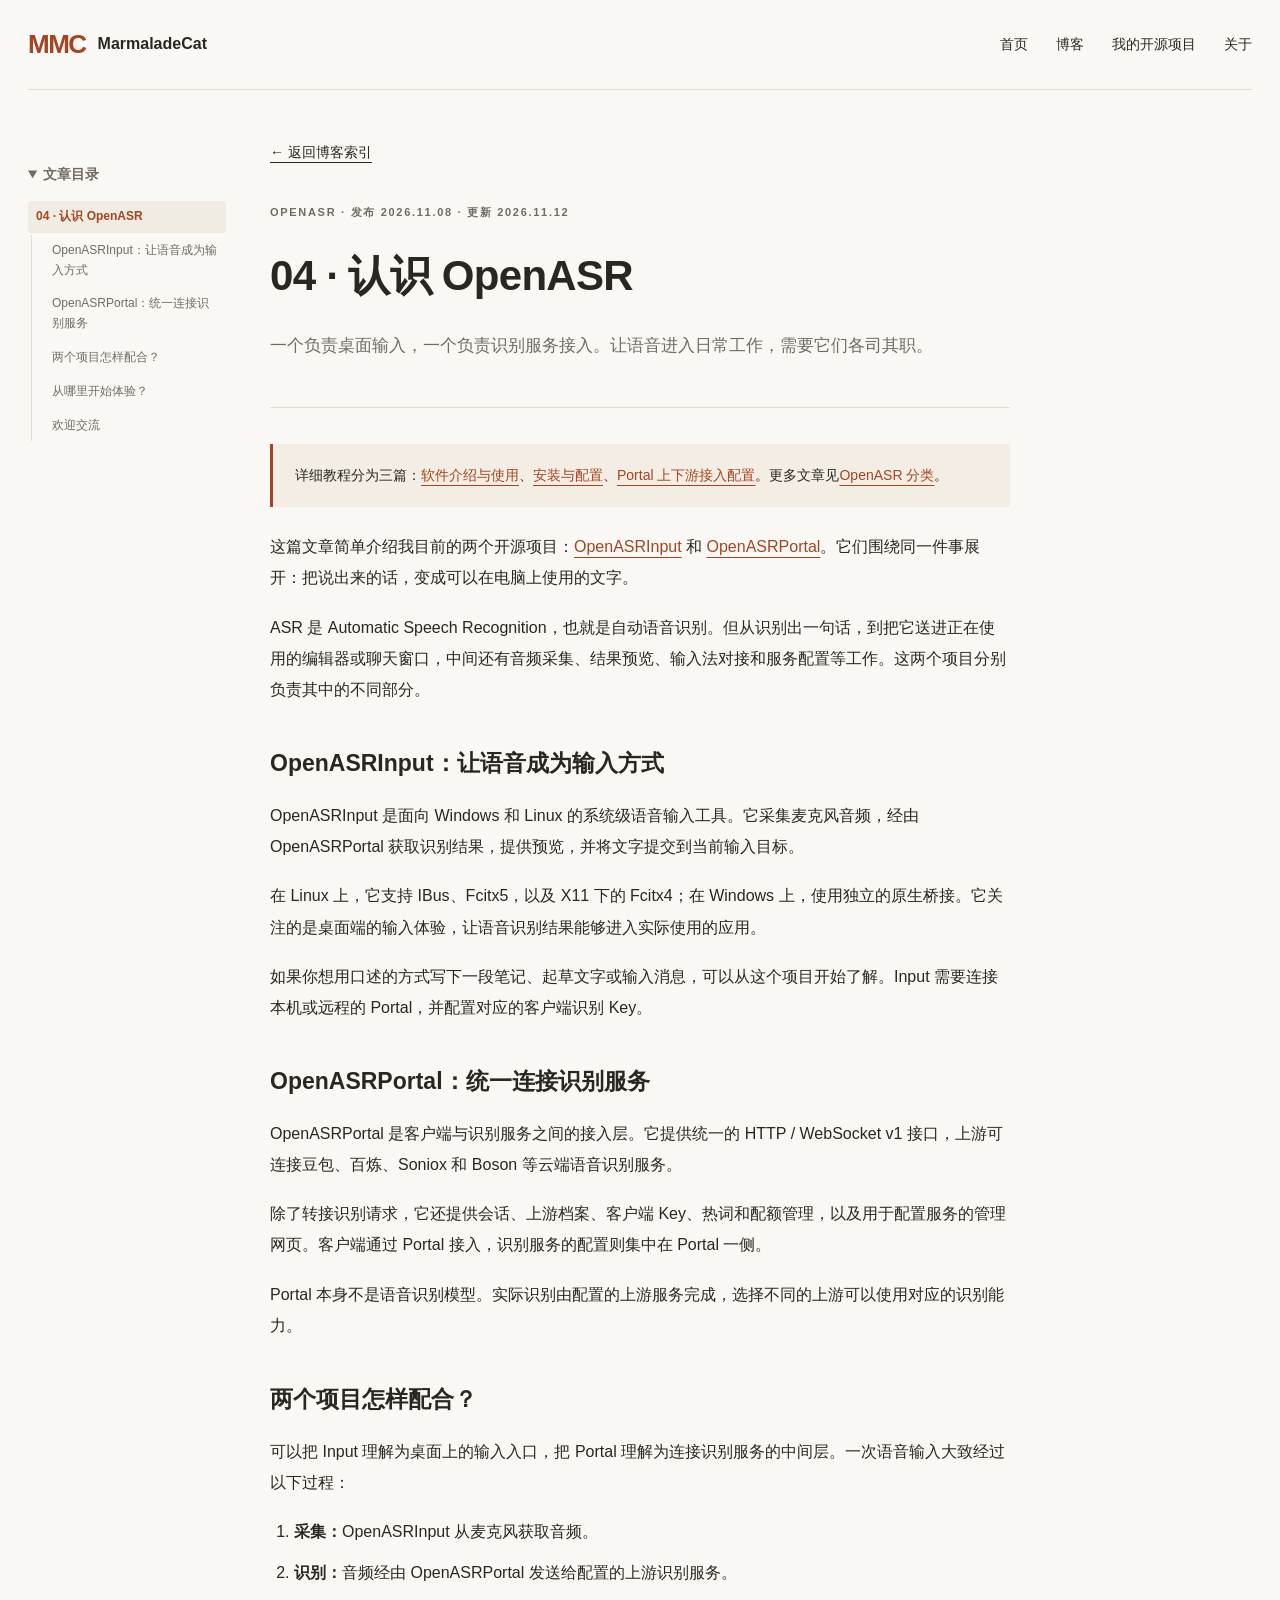
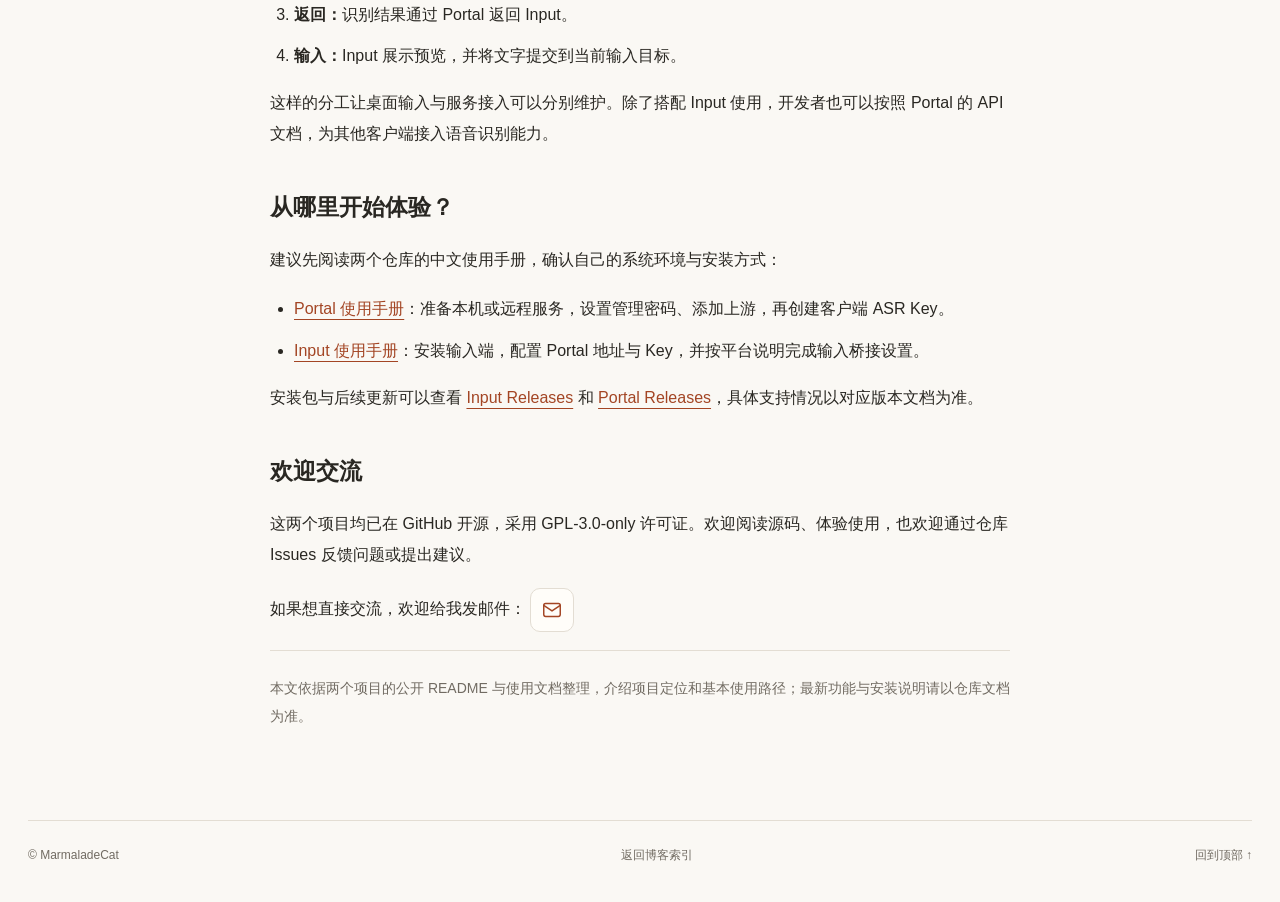
<file: blog/01-04-openasr.html>
<!doctype html>
<html lang="zh-CN">
  <head>
    <meta charset="utf-8">
    <meta name="viewport" content="width=device-width, initial-scale=1">
    <meta name="description" content="介绍 MarmaladeCat 的两个开源项目：用于 Windows 和 Linux 系统语音输入的 OpenASRInput，以及统一接入语音识别服务的 OpenASRPortal。">
    <meta name="theme-color" content="#faf8f4">
    <title>04 · 认识 OpenASR · MarmaladeCat</title>
    <link rel="icon" href="../favicon.svg" type="image/svg+xml">
    <link rel="stylesheet" href="../styles.css">
    <script src="../site.js" defer></script>
    <script src="article.js" defer></script>
  </head>
  <body>
    <a class="skip-link" href="#main">跳转到主要内容</a>
    <div class="page article-page">
      <header class="site-header">
        <a class="brand" href="../" aria-label="MarmaladeCat 首页">
          <span class="brand-mark" aria-hidden="true">MMC</span>
          <span>MarmaladeCat</span>
        </a>
        <nav aria-label="主导航">
          <a href="../">首页</a>
          <a href="./">博客</a>
          <a href="../projects.html">我的开源项目</a>
          <a href="../about.html">关于</a>
        </nav>
      </header>

      <main class="article-layout" id="main">
        <aside class="article-sidebar"><details class="toc-disclosure" open><summary>文章目录</summary><nav class="article-toc" data-article-toc aria-label="文章目录"><ol>
          <li><a href="#input">OpenASRInput</a></li><li><a href="#portal">OpenASRPortal</a></li><li><a href="#workflow">项目配合</a></li><li><a href="#start">开始体验</a></li><li><a href="#contact">欢迎交流</a></li>
        </ol></nav></details></aside>
        <div class="article-main">
        <a class="text-link" href="./">← 返回博客索引</a>
        <article aria-labelledby="article-title">
          <header class="article-header">
            <p class="eyebrow">OPENASR · 发布 <time datetime="2026-11-08">2026.11.08</time> · 更新 <time datetime="2026-11-12">2026.11.12</time></p>
            <h1 id="article-title">04 · 认识 OpenASR</h1>
            <p class="article-lead">一个负责桌面输入，一个负责识别服务接入。让语音进入日常工作，需要它们各司其职。</p>
          </header>

          <div class="article-body">
            <aside class="article-note" aria-label="系列阅读提示"><p>详细教程分为三篇：<a href="01-01-openasr-guide.html">软件介绍与使用</a>、<a href="01-02-openasr-installation.html">安装与配置</a>、<a href="01-03-openasr-connections.html">Portal 上下游接入配置</a>。更多文章见<a href="./#openasr">OpenASR 分类</a>。</p></aside>
            <p>这篇文章简单介绍我目前的两个开源项目：<a href="https://github.com/MarmaladeCat/OpenASRInput">OpenASRInput</a> 和 <a href="https://github.com/MarmaladeCat/OpenASRPortal">OpenASRPortal</a>。它们围绕同一件事展开：把说出来的话，变成可以在电脑上使用的文字。</p>
            <p>ASR 是 Automatic Speech Recognition，也就是自动语音识别。但从识别出一句话，到把它送进正在使用的编辑器或聊天窗口，中间还有音频采集、结果预览、输入法对接和服务配置等工作。这两个项目分别负责其中的不同部分。</p>

            <h2 id="input">OpenASRInput：让语音成为输入方式</h2>
            <p>OpenASRInput 是面向 Windows 和 Linux 的系统级语音输入工具。它采集麦克风音频，经由 OpenASRPortal 获取识别结果，提供预览，并将文字提交到当前输入目标。</p>
            <p>在 Linux 上，它支持 IBus、Fcitx5，以及 X11 下的 Fcitx4；在 Windows 上，使用独立的原生桥接。它关注的是桌面端的输入体验，让语音识别结果能够进入实际使用的应用。</p>
            <p>如果你想用口述的方式写下一段笔记、起草文字或输入消息，可以从这个项目开始了解。Input 需要连接本机或远程的 Portal，并配置对应的客户端识别 Key。</p>

            <h2 id="portal">OpenASRPortal：统一连接识别服务</h2>
            <p>OpenASRPortal 是客户端与识别服务之间的接入层。它提供统一的 HTTP / WebSocket v1 接口，上游可连接豆包、百炼、Soniox 和 Boson 等云端语音识别服务。</p>
            <p>除了转接识别请求，它还提供会话、上游档案、客户端 Key、热词和配额管理，以及用于配置服务的管理网页。客户端通过 Portal 接入，识别服务的配置则集中在 Portal 一侧。</p>
            <p>Portal 本身不是语音识别模型。实际识别由配置的上游服务完成，选择不同的上游可以使用对应的识别能力。</p>

            <h2 id="workflow">两个项目怎样配合？</h2>
            <p>可以把 Input 理解为桌面上的输入入口，把 Portal 理解为连接识别服务的中间层。一次语音输入大致经过以下过程：</p>
            <ol>
              <li><strong>采集：</strong>OpenASRInput 从麦克风获取音频。</li>
              <li><strong>识别：</strong>音频经由 OpenASRPortal 发送给配置的上游识别服务。</li>
              <li><strong>返回：</strong>识别结果通过 Portal 返回 Input。</li>
              <li><strong>输入：</strong>Input 展示预览，并将文字提交到当前输入目标。</li>
            </ol>
            <p>这样的分工让桌面输入与服务接入可以分别维护。除了搭配 Input 使用，开发者也可以按照 Portal 的 API 文档，为其他客户端接入语音识别能力。</p>

            <h2 id="start">从哪里开始体验？</h2>
            <p>建议先阅读两个仓库的中文使用手册，确认自己的系统环境与安装方式：</p>
            <ul>
              <li><a href="https://github.com/MarmaladeCat/OpenASRPortal/blob/main/docs/user-guide.zh-CN.md">Portal 使用手册</a>：准备本机或远程服务，设置管理密码、添加上游，再创建客户端 ASR Key。</li>
              <li><a href="https://github.com/MarmaladeCat/OpenASRInput/blob/main/docs/user-guide.zh-CN.md">Input 使用手册</a>：安装输入端，配置 Portal 地址与 Key，并按平台说明完成输入桥接设置。</li>
            </ul>
            <p>安装包与后续更新可以查看 <a href="https://github.com/MarmaladeCat/OpenASRInput/releases">Input Releases</a> 和 <a href="https://github.com/MarmaladeCat/OpenASRPortal/releases">Portal Releases</a>，具体支持情况以对应版本文档为准。</p>

            <h2 id="contact">欢迎交流</h2>
            <p>这两个项目均已在 GitHub 开源，采用 GPL-3.0-only 许可证。欢迎阅读源码、体验使用，也欢迎通过仓库 Issues 反馈问题或提出建议。</p>
            <p>如果想直接交流，欢迎给我发邮件：
              <a class="email-link" href="mailto:alittlecat98@gmail.com" aria-label="给 MarmaladeCat 发邮件" title="发邮件">
                <svg xmlns="http://www.w3.org/2000/svg" width="22" height="22" viewBox="0 0 24 24" fill="none" stroke="currentColor" stroke-width="1.6" stroke-linecap="round" stroke-linejoin="round" aria-hidden="true" focusable="false">
                  <rect x="3" y="5" width="18" height="14" rx="2"/>
                  <path d="m3 7 9 6 9-6"/>
                </svg>
              </a>
            </p>
            <p class="article-end">本文依据两个项目的公开 README 与使用文档整理，介绍项目定位和基本使用路径；最新功能与安装说明请以仓库文档为准。</p>
          </div>
        </article>
        </div>
      </main>

      <footer class="site-footer">
        <span>© MarmaladeCat</span>
        <a href="./">返回博客索引</a>
        <a href="#main">回到顶部 ↑</a>
      </footer>
    </div>
  </body>
</html>
</file>
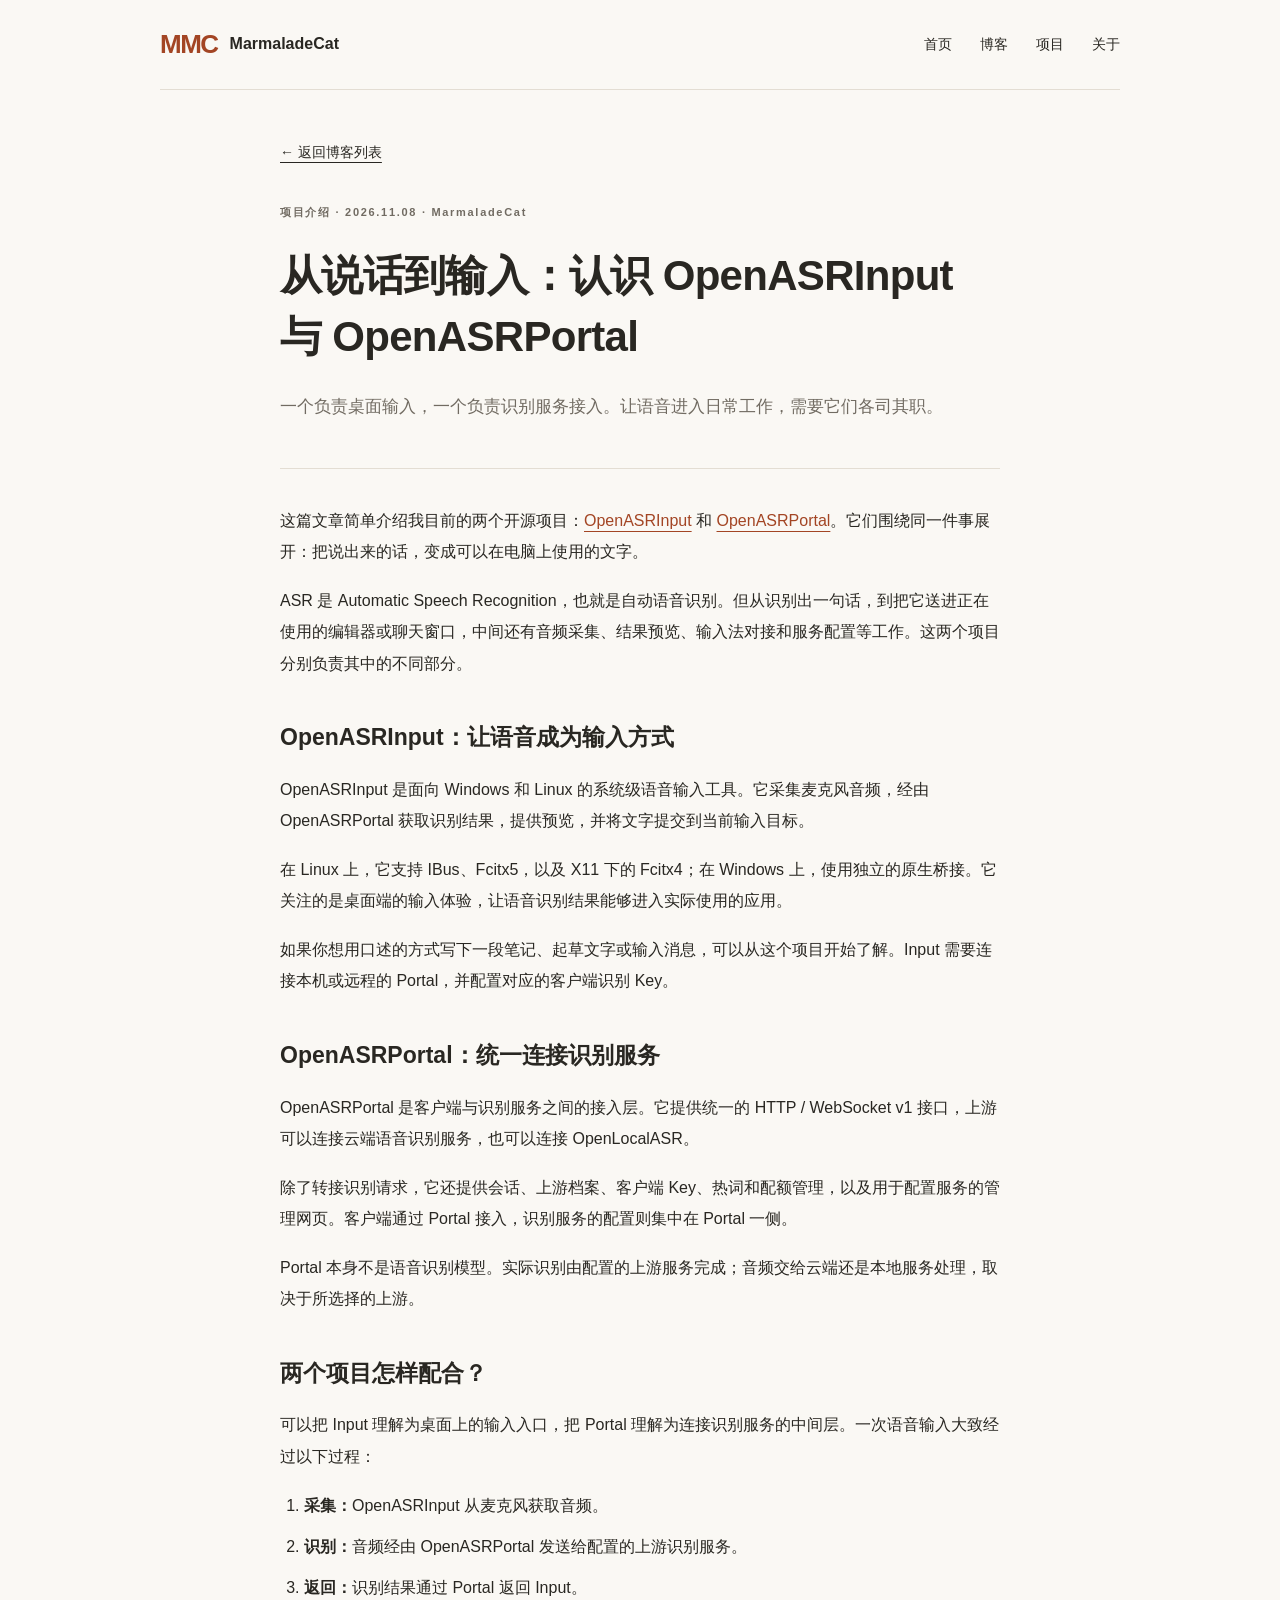
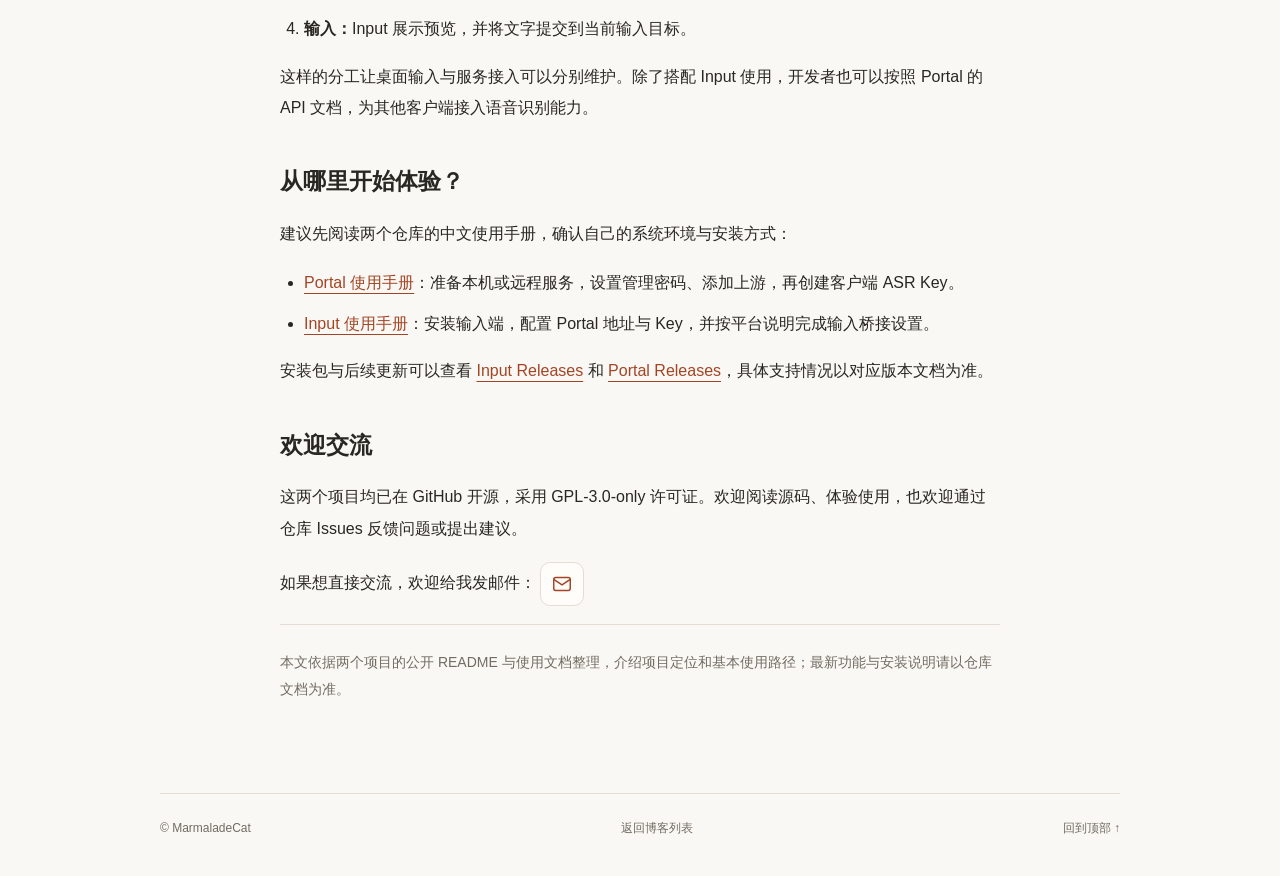
<file: blog/openasr.html>
<!doctype html>
<html lang="zh-CN">
  <head>
    <meta charset="utf-8">
    <meta name="viewport" content="width=device-width, initial-scale=1">
    <meta name="description" content="介绍 MarmaladeCat 的两个开源项目：用于 Windows 和 Linux 系统语音输入的 OpenASRInput，以及统一连接云端和本地识别服务的 OpenASRPortal。">
    <meta name="theme-color" content="#faf8f4">
    <title>从说话到输入：认识 OpenASRInput 与 OpenASRPortal · MarmaladeCat</title>
    <link rel="icon" href="../favicon.svg" type="image/svg+xml">
    <link rel="stylesheet" href="../styles.css">
  </head>
  <body>
    <a class="skip-link" href="#main">跳转到主要内容</a>
    <div class="page">
      <header class="site-header">
        <a class="brand" href="../" aria-label="MarmaladeCat 首页">
          <span class="brand-mark" aria-hidden="true">MMC</span>
          <span>MarmaladeCat</span>
        </a>
        <nav aria-label="主导航">
          <a href="../">首页</a>
          <a href="../#writing">博客</a>
          <a href="../projects.html">项目</a>
          <a href="../about.html">关于</a>
        </nav>
      </header>

      <main class="article-main" id="main">
        <a class="text-link" href="../#writing">← 返回博客列表</a>
        <article aria-labelledby="article-title">
          <header class="article-header">
            <p class="eyebrow">项目介绍 · <time datetime="2026-11-08">2026.11.08</time> · MarmaladeCat</p>
            <h1 id="article-title">从说话到输入：认识 OpenASRInput 与 OpenASRPortal</h1>
            <p class="article-lead">一个负责桌面输入，一个负责识别服务接入。让语音进入日常工作，需要它们各司其职。</p>
          </header>

          <div class="article-body">
            <p>这篇文章简单介绍我目前的两个开源项目：<a href="https://github.com/MarmaladeCat/OpenASRInput">OpenASRInput</a> 和 <a href="https://github.com/MarmaladeCat/OpenASRPortal">OpenASRPortal</a>。它们围绕同一件事展开：把说出来的话，变成可以在电脑上使用的文字。</p>
            <p>ASR 是 Automatic Speech Recognition，也就是自动语音识别。但从识别出一句话，到把它送进正在使用的编辑器或聊天窗口，中间还有音频采集、结果预览、输入法对接和服务配置等工作。这两个项目分别负责其中的不同部分。</p>

            <h2>OpenASRInput：让语音成为输入方式</h2>
            <p>OpenASRInput 是面向 Windows 和 Linux 的系统级语音输入工具。它采集麦克风音频，经由 OpenASRPortal 获取识别结果，提供预览，并将文字提交到当前输入目标。</p>
            <p>在 Linux 上，它支持 IBus、Fcitx5，以及 X11 下的 Fcitx4；在 Windows 上，使用独立的原生桥接。它关注的是桌面端的输入体验，让语音识别结果能够进入实际使用的应用。</p>
            <p>如果你想用口述的方式写下一段笔记、起草文字或输入消息，可以从这个项目开始了解。Input 需要连接本机或远程的 Portal，并配置对应的客户端识别 Key。</p>

            <h2>OpenASRPortal：统一连接识别服务</h2>
            <p>OpenASRPortal 是客户端与识别服务之间的接入层。它提供统一的 HTTP / WebSocket v1 接口，上游可以连接云端语音识别服务，也可以连接 OpenLocalASR。</p>
            <p>除了转接识别请求，它还提供会话、上游档案、客户端 Key、热词和配额管理，以及用于配置服务的管理网页。客户端通过 Portal 接入，识别服务的配置则集中在 Portal 一侧。</p>
            <p>Portal 本身不是语音识别模型。实际识别由配置的上游服务完成；音频交给云端还是本地服务处理，取决于所选择的上游。</p>

            <h2>两个项目怎样配合？</h2>
            <p>可以把 Input 理解为桌面上的输入入口，把 Portal 理解为连接识别服务的中间层。一次语音输入大致经过以下过程：</p>
            <ol>
              <li><strong>采集：</strong>OpenASRInput 从麦克风获取音频。</li>
              <li><strong>识别：</strong>音频经由 OpenASRPortal 发送给配置的上游识别服务。</li>
              <li><strong>返回：</strong>识别结果通过 Portal 返回 Input。</li>
              <li><strong>输入：</strong>Input 展示预览，并将文字提交到当前输入目标。</li>
            </ol>
            <p>这样的分工让桌面输入与服务接入可以分别维护。除了搭配 Input 使用，开发者也可以按照 Portal 的 API 文档，为其他客户端接入语音识别能力。</p>

            <h2>从哪里开始体验？</h2>
            <p>建议先阅读两个仓库的中文使用手册，确认自己的系统环境与安装方式：</p>
            <ul>
              <li><a href="https://github.com/MarmaladeCat/OpenASRPortal/blob/main/docs/user-guide.zh-CN.md">Portal 使用手册</a>：准备本机或远程服务，设置管理密码、添加上游，再创建客户端 ASR Key。</li>
              <li><a href="https://github.com/MarmaladeCat/OpenASRInput/blob/main/docs/user-guide.zh-CN.md">Input 使用手册</a>：安装输入端，配置 Portal 地址与 Key，并按平台说明完成输入桥接设置。</li>
            </ul>
            <p>安装包与后续更新可以查看 <a href="https://github.com/MarmaladeCat/OpenASRInput/releases">Input Releases</a> 和 <a href="https://github.com/MarmaladeCat/OpenASRPortal/releases">Portal Releases</a>，具体支持情况以对应版本文档为准。</p>

            <h2>欢迎交流</h2>
            <p>这两个项目均已在 GitHub 开源，采用 GPL-3.0-only 许可证。欢迎阅读源码、体验使用，也欢迎通过仓库 Issues 反馈问题或提出建议。</p>
            <p>如果想直接交流，欢迎给我发邮件：
              <a class="email-link" href="mailto:alittlecat98@gmail.com" aria-label="给 MarmaladeCat 发邮件" title="发邮件">
                <svg xmlns="http://www.w3.org/2000/svg" width="22" height="22" viewBox="0 0 24 24" fill="none" stroke="currentColor" stroke-width="1.6" stroke-linecap="round" stroke-linejoin="round" aria-hidden="true" focusable="false">
                  <rect x="3" y="5" width="18" height="14" rx="2"/>
                  <path d="m3 7 9 6 9-6"/>
                </svg>
              </a>
            </p>
            <p class="article-end">本文依据两个项目的公开 README 与使用文档整理，介绍项目定位和基本使用路径；最新功能与安装说明请以仓库文档为准。</p>
          </div>
        </article>
      </main>

      <footer class="site-footer">
        <span>© MarmaladeCat</span>
        <a href="../#writing">返回博客列表</a>
        <a href="#main">回到顶部 ↑</a>
      </footer>
    </div>
  </body>
</html>
</file>
<file: styles.css>
:root {
  color-scheme: light;
  --background: #faf8f4;
  --surface: #fffdf9;
  --text: #292722;
  --muted: #716b62;
  --accent: #a34524;
  --line: #e3ddd3;
  --site-header-height: 90px;
}

* { box-sizing: border-box; }
html { scroll-behavior: smooth; scroll-padding-top: calc(var(--site-header-height) + 24px); }
body {
  margin: 0;
  background: var(--background);
  color: var(--text);
  font-family: -apple-system, BlinkMacSystemFont, "Segoe UI", "PingFang SC", "Microsoft YaHei", sans-serif;
  font-size: 16px;
  line-height: 1.8;
  -webkit-font-smoothing: antialiased;
}
a { color: inherit; text-underline-offset: 5px; }
a:hover { color: var(--accent); }
a:focus-visible { outline: 2px solid var(--accent); outline-offset: 6px; }
::selection { background: #f2d6bc; }
.page { max-width: 1040px; margin: 0 auto; padding: 0 40px; }
.skip-link { position: fixed; z-index: 10; top: 12px; left: 16px; padding: 8px 16px; background: var(--surface); transform: translateY(-160%); }
.skip-link:focus { transform: translateY(0); }
.site-header, .brand, nav, .hero-actions, .project-top, .site-footer { display: flex; align-items: center; }
.site-header { position: sticky; top: 0; z-index: 5; flex-shrink: 0; background: var(--background); justify-content: space-between; gap: 24px; padding: 30px 0; border-bottom: 1px solid var(--line); }
.brand { flex-shrink: 0; gap: 12px; font-weight: 650; text-decoration: none; }
.brand-mark { color: var(--accent); font-size: 26px; font-weight: 800; letter-spacing: -1.5px; line-height: 1; }
nav { gap: 28px; font-size: 14px; }
.site-header nav { flex-wrap: wrap; row-gap: 12px; }
.site-header nav a { white-space: nowrap; }
nav a { text-decoration: none; }
nav a[aria-current="page"] { color: var(--accent); text-decoration: underline; }
.eyebrow { font-size: 11px; font-weight: 600; letter-spacing: 1.7px; color: var(--muted); }
.status-dot { display: inline-block; width: 7px; height: 7px; margin-right: 9px; border-radius: 50%; background: var(--accent); }
h1 { margin: 24px 0; font-size: clamp(38px, 6.5vw, 68px); line-height: 1.2; letter-spacing: -2px; font-weight: 650; }
h1 span { color: var(--accent); }
.hero-description { color: var(--muted); font-size: 17px; line-height: 1.9; }
.hero-actions { flex-wrap: wrap; gap: 28px; margin-top: 30px; }
.button { display: inline-flex; align-items: center; gap: 24px; padding: 11px 20px; border-radius: 7px; color: var(--surface); background: var(--text); font-size: 14px; text-decoration: none; }
.button:hover { color: var(--surface); background: var(--accent); }
.text-link { font-size: 14px; font-weight: 500; }
h2 { margin: 0; font-size: 18px; font-weight: 600; }
.muted { color: var(--muted); }
.tags { display: flex; gap: 10px; flex-wrap: wrap; margin-top: 22px; }
.tags span { padding: 3px 12px; border-radius: 5px; background: #efeae2; color: #625747; font-size: 12px; }
.project-card, .info-panel { background: var(--surface); border: 1px solid var(--line); border-radius: 12px; padding: 28px; min-width: 0; }
.project-top { justify-content: space-between; gap: 12px; flex-wrap: wrap; }
.project-status { font-size: 11px; color: var(--accent); }
h3 { margin: 16px 0 10px; font-size: 21px; }
h3 a { text-decoration: none; }
h3 a span { display: inline-block; margin-left: 8px; color: var(--accent); }
.project-card p { color: var(--muted); font-size: 14px; }
.site-footer { justify-content: space-between; flex-wrap: wrap; gap: 16px; border-top: 1px solid var(--line); margin-top: 24px; padding: 24px 0 36px; color: var(--muted); font-size: 12px; }
.site-footer a { text-decoration: none; }
.home-body { overflow: hidden; }
.home-shell { position: fixed; inset: 0; height: 100vh; height: 100dvh; display: flex; flex-direction: column; overflow: hidden; }
.home-header { width: calc(100% - 80px); max-width: 960px; padding: 24px 0; flex-shrink: 0; }
.home-pages { flex: 1; min-height: 0; overflow-y: auto; scroll-snap-type: y mandatory; scroll-behavior: smooth; scrollbar-width: thin; }
.home-pages.is-flipping { scroll-snap-type: none; scroll-behavior: auto; }
.home-pages:focus-visible { outline: 2px solid var(--accent); outline-offset: -2px; }
.screen { min-height: 100%; display: flex; flex-direction: column; scroll-snap-align: start; scroll-snap-stop: always; padding-top: 32px; padding-bottom: 24px; }
.screen-content { flex: 1; display: flex; flex-direction: column; justify-content: center; padding: 24px 0 48px; }
.hero .eyebrow { margin-top: 0; }
.github-link { display: inline-flex; align-items: center; justify-content: center; width: 44px; height: 44px; border: 1px solid var(--line); border-radius: 50%; text-decoration: none; }
.github-link:hover { background: var(--surface); border-color: var(--accent); }
.blog-screen { width: 100%; }
.blog-screen .screen-content { justify-content: flex-start; }
.screen-footer { display: flex; justify-content: space-between; align-items: center; flex-wrap: wrap; gap: 16px; border-top: 1px solid var(--line); padding-top: 20px; color: var(--muted); font-size: 12px; }
.screen-switch { display: inline-flex; gap: 16px; align-items: center; color: var(--accent); text-decoration: none; padding: 4px 0; }
.view-heading { margin-bottom: 32px; }
.view-heading h1, .view-heading h2 { margin: 12px 0; font-size: clamp(32px, 4.5vw, 48px); line-height: 1.3; letter-spacing: -1px; font-weight: 650; }
.view-heading p { margin: 8px 0; }
.heading-dot { color: var(--accent); }
.post-panel { display: grid; grid-template-columns: 140px minmax(0, 1fr); gap: 28px; padding: 28px; background: var(--surface); border: 1px solid var(--line); border-radius: 12px; }
.post-panel + .post-panel { margin-top: 18px; }
.post-meta { display: flex; flex-direction: column; gap: 8px; color: var(--muted); font-size: 12px; }
.post-meta span { color: var(--accent); }
.post-panel h3 { margin: 0 0 12px; font-size: 22px; line-height: 1.6; }
.post-panel p { font-size: 14px; margin: 0 0 20px; }
.document-shell { min-height: 100vh; min-height: 100dvh; display: flex; flex-direction: column; }
.view-main { flex: 1; padding: 48px 0; }
.project-grid { display: grid; grid-template-columns: repeat(2, minmax(0, 1fr)); gap: 24px; }
.project-card { display: flex; flex-direction: column; }
.project-icon { display: grid; place-items: center; width: 48px; height: 48px; background: #f3e7d9; color: var(--accent); border-radius: 12px; font-family: ui-monospace, monospace; font-weight: 700; }
.project-card .eyebrow { margin: 28px 0 10px; font-size: 10px; }
.project-card h2 { font-size: clamp(20px, 2.5vw, 26px); overflow-wrap: anywhere; }
.project-card h2 a { text-decoration: none; }
.project-card h2 span { color: var(--accent); }
.project-card .tags { margin: auto 0 24px; padding-top: 12px; }
.project-links, .view-links { display: flex; flex-wrap: wrap; gap: 20px; }
.project-links { border-top: 1px solid var(--line); padding-top: 20px; }
.view-links { margin-top: 28px; justify-content: space-between; }
.about-grid { display: grid; grid-template-columns: 1.3fr 1fr; gap: 24px; align-items: start; }
.info-panel h2 { font-size: 22px; margin-bottom: 16px; }
.profile-monogram { display: inline-block; color: var(--accent); font-size: 40px; font-weight: 800; letter-spacing: -2px; margin-bottom: 24px; }
.panel-link { display: inline-block; margin-top: 28px; }
.contact-list { margin-top: 28px; }
.contact-list dt { color: var(--muted); font-size: 12px; margin-top: 24px; }
.contact-list dd { margin: 6px 0 0; overflow-wrap: anywhere; }
.email-link { display: inline-flex; align-items: center; justify-content: center; width: 44px; height: 44px; vertical-align: middle; border: 1px solid var(--line); border-radius: 10px; color: var(--accent); background: var(--surface); text-decoration: none; }
.email-link:hover { background: #f3e7d9; border-color: var(--accent); }
.article-main { max-width: 720px; margin: 0 auto; padding: 48px 0; overflow-wrap: anywhere; }
.article-header { margin: 36px 0; padding-bottom: 28px; border-bottom: 1px solid var(--line); }
.article-header h1 { font-size: clamp(28px, 4.5vw, 42px); line-height: 1.45; letter-spacing: -0.7px; }
.article-lead { color: var(--muted); font-size: 17px; }
.article-body { line-height: 1.95; }
.article-body h2 { margin: 36px 0 14px; font-size: 23px; }
.article-body p { margin: 0 0 18px; }
.article-body ul, .article-body ol { padding-left: 24px; }
.article-body li { margin: 10px 0; }
.article-body a { color: var(--accent); }
.article-end { margin-top: 36px; padding-top: 24px; border-top: 1px solid var(--line); color: var(--muted); font-size: 14px; }
.article-body h3 { margin: 28px 0 12px; font-size: 19px; }
.article-body h2, .article-body h3 { scroll-margin-top: 24px; }
.article-body code { padding: 2px 5px; border-radius: 4px; background: #efeae2; font-family: ui-monospace, SFMono-Regular, Consolas, monospace; font-size: 0.88em; }
.article-body pre { max-width: 100%; overflow-x: auto; padding: 20px; border: 1px solid var(--line); border-radius: 8px; background: var(--surface); line-height: 1.65; }
.article-body pre code { padding: 0; background: none; font-size: 13px; overflow-wrap: normal; }
.article-body kbd { padding: 2px 6px; border: 1px solid var(--line); border-bottom-width: 2px; border-radius: 4px; background: var(--surface); font-family: inherit; font-size: 0.85em; white-space: nowrap; }
.article-toc { display: block; margin: 28px 0; padding: 20px 24px; border-radius: 10px; background: #f0ebe3; font-size: 14px; }
.article-toc h2 { margin: 0 0 10px; font-size: 16px; }
.article-toc ol { margin: 0; }
.article-toc li { margin: 5px 0; }
.article-note { margin: 24px 0; padding: 18px 22px; border-left: 3px solid var(--accent); background: #f3ede3; font-size: 14px; }
.article-note p:last-child { margin-bottom: 0; }
.table-scroll { max-width: 100%; overflow-x: auto; margin: 22px 0; border: 1px solid var(--line); border-radius: 8px; }
.table-scroll:focus-visible { outline: 2px solid var(--accent); outline-offset: 3px; }
.article-body table { width: 100%; border-collapse: collapse; font-size: 14px; line-height: 1.75; }
.article-body th, .article-body td { min-width: 110px; padding: 12px 14px; text-align: left; vertical-align: top; border-bottom: 1px solid var(--line); }
.article-body th { background: #efeae2; font-weight: 600; }
.article-body tr:last-child td { border-bottom: 0; }
.article-body caption { padding: 12px; text-align: left; color: var(--muted); }
.article-body figure { margin: 26px 0; }
.article-body figcaption { margin-top: 12px; color: var(--muted); font-size: 13px; }
.architecture-flow { display: grid; gap: 10px; padding: 22px; border-radius: 10px; background: #efeae2; text-align: center; }
.architecture-flow .flow-node { padding: 12px; border-radius: 6px; background: var(--surface); }
.architecture-flow small { display: block; color: var(--muted); }
.flow-arrow { color: var(--accent); font-size: 14px; }
.series-nav { display: flex; flex-wrap: wrap; justify-content: space-between; gap: 16px; margin-top: 36px; padding-top: 24px; border-top: 1px solid var(--line); font-size: 14px; }
.series-list { list-style: none; padding: 0 !important; }
.series-list > li { padding: 24px 0; border-bottom: 1px solid var(--line); }
.series-list h2 { margin: 6px 0 12px; }
.series-list .eyebrow { margin-bottom: 8px; color: var(--accent); }
.series-list p:last-child { margin-bottom: 0; }
.post-chapters { display: grid; grid-template-columns: repeat(2, minmax(0, 1fr)); gap: 8px 20px; margin: 0 0 18px; padding-left: 22px; font-size: 14px; }
.source-list { font-size: 14px; }
.category-links { margin: 0 0 36px; }
.category-links a { padding: 7px 14px; border-radius: 6px; background: #efeae2; color: var(--accent); }
.category-links span { margin-left: 12px; color: var(--muted); font-size: 12px; }
.blog-category + .blog-category { margin-top: 36px; }
.category-heading { display: flex; align-items: center; gap: 12px; cursor: pointer; list-style: none; border-radius: 6px; }
.category-heading::-webkit-details-marker { display: none; }
.category-heading::before { content: ""; width: 8px; height: 8px; flex-shrink: 0; margin: 0 4px; border-right: 2px solid var(--muted); border-bottom: 2px solid var(--muted); transform: rotate(-45deg); }
.category-disclosure[open] > .category-heading::before { transform: rotate(45deg); }
.category-heading:hover { color: var(--accent); }
.category-heading:focus-visible { outline: 2px solid var(--accent); outline-offset: 6px; }
.category-heading h2, .category-heading h3 { margin: 0; font-size: 26px; font-weight: 600; }
.category-count { margin-left: 12px; color: var(--muted); font-size: 12px; font-weight: 400; white-space: nowrap; }
.category-description { margin: 8px 0 24px; color: var(--muted); font-size: 14px; }
.blog-card-grid { display: grid; grid-template-columns: repeat(2, minmax(0, 1fr)); gap: 20px; }
.blog-card { min-width: 0; display: flex; flex-direction: column; padding: 28px; border: 1px solid var(--line); border-radius: 12px; background: var(--surface); }
.blog-card h3, .blog-card h4 { font-size: 21px; line-height: 1.5; margin: 0 0 12px; }
.blog-card h4 a { text-decoration: none; }
.blog-card > p { color: var(--muted); font-size: 14px; margin: 0; }
.blog-sort:not([hidden]) { display: flex; flex-wrap: wrap; align-items: center; justify-content: flex-end; gap: 12px; margin: 0 0 20px; color: var(--muted); font-size: 14px; }
.blog-sort select { max-width: 100%; padding: 8px 12px; border: 1px solid var(--line); border-radius: 6px; background: var(--surface); color: var(--text); font: inherit; }
.blog-sort select:focus-visible { outline: 2px solid var(--accent); outline-offset: 3px; }
.blog-dates { display: flex; flex-wrap: wrap; gap: 4px 16px; margin-top: auto; padding-top: 20px; color: var(--muted); font-size: 12px; }
.sort-status { position: absolute; width: 1px; height: 1px; padding: 0; overflow: hidden; clip-path: inset(50%); white-space: nowrap; }
.article-page { max-width: 1440px; padding: 0 28px; }
.article-layout { display: grid; grid-template-columns: minmax(180px, 1fr) minmax(0, 740px) minmax(180px, 1fr); gap: 32px; align-items: start; }
.article-layout .article-main { width: 100%; max-width: none; min-width: 0; margin: 0; }
.article-sidebar { position: sticky; top: calc(var(--site-header-height) + 24px); padding-top: 48px; min-width: 0; }
.toc-disclosure > summary { font-size: 14px; font-weight: 650; cursor: pointer; color: var(--muted); margin-bottom: 12px; }
.article-sidebar .article-toc { max-height: calc(100dvh - var(--site-header-height) - 140px); overflow-y: auto; overscroll-behavior: contain; scrollbar-width: thin; margin: 0; padding: 0 12px 0 0; background: transparent; border-radius: 0; font-size: 12px; line-height: 1.65; }
.article-sidebar .article-toc ol { list-style: none; padding: 0; margin: 0; }
.article-sidebar .article-toc ol ol { padding-left: 12px; border-left: 1px solid var(--line); margin-left: 3px; }
.article-sidebar .article-toc li { margin: 2px 0; }
.article-sidebar .article-toc a { display: block; padding: 6px 8px; border-radius: 4px; color: var(--muted); overflow-wrap: anywhere; }
.article-sidebar .article-toc a:hover { color: var(--accent); background: #f0ebe3; }
.article-sidebar .article-toc a[aria-current="location"] { color: var(--accent); background: #f0ebe3; font-weight: 650; }
.article-body h2, .article-body h3, .article-header h1 { scroll-margin-top: 32px; }
.article-body .screenshot { margin: 24px 0 32px; }
.screenshot a { display: block; }
.screenshot img { display: block; width: 100%; height: auto; border: 1px solid var(--line); border-radius: 8px; background: white; }
.screenshot figcaption { line-height: 1.7; }
.article-version { font-size: 13px; color: var(--muted); }

@media (max-width: 1100px) {
  .article-layout { display: block; max-width: 740px; margin: 0 auto; }
  .article-sidebar { position: sticky; z-index: 3; top: var(--site-header-height); padding: 12px 0; background: var(--background); border-bottom: 1px solid var(--line); }
  .toc-disclosure > summary { margin: 0; }
  .toc-disclosure[open] > summary { margin-bottom: 12px; }
  .article-sidebar .article-toc { max-height: min(55dvh, calc(100dvh - var(--site-header-height) - 80px)); font-size: 14px; }
  .article-layout .article-main { padding-top: 28px; }
  .article-body h2, .article-body h3, .article-header h1 { scroll-margin-top: 80px; }
}

@media print {
  .site-header, .site-footer, .skip-link, .series-nav, .article-sidebar { display: none; }
  .article-layout { display: block; }
  .page, .article-main { max-width: none; padding: 0; }
  body { background: white; color: black; }
  .article-body pre { white-space: pre-wrap; overflow-wrap: anywhere; }
  .table-scroll { overflow: visible; }
}

@media (max-width: 680px) {
  :root { --site-header-height: 115px; }
  .page { padding: 0 24px; }
  .blog-card-grid { grid-template-columns: minmax(0, 1fr); }
  .blog-card { padding: 22px; }
  .site-header { padding: 22px 0; flex-wrap: wrap; gap: 16px; }
  nav { gap: 24px; }
  h1 { letter-spacing: -1.5px; }
  .hero-description { font-size: 15px; }
  .home-header { width: calc(100% - 48px); padding: 18px 0; gap: 12px; }
  .home-header nav { gap: 20px; }
  .screen { padding-top: 20px; padding-bottom: 20px; }
  .screen-content { padding: 12px 0 32px; }
  .hero h1 { font-size: clamp(32px, 8.8vw, 52px); }
  .hero .eyebrow { font-size: 9px; letter-spacing: 1px; }
  .footer-note { display: none; }
  .post-panel, .project-grid, .about-grid { grid-template-columns: minmax(0, 1fr); }
  .post-panel, .project-card, .info-panel { padding: 22px; }
  .post-panel { gap: 16px; }
  .post-meta { flex-direction: row; gap: 20px; }
  .post-panel h3 { font-size: 19px; }
  .view-main { padding: 32px 0; }
  .site-footer { justify-content: flex-start; }
}

@media (max-height: 600px) {
  .screen { padding-top: 12px; padding-bottom: 12px; }
  .screen-content { padding: 0 0 12px; }
  .hero h1 { font-size: 36px; margin: 12px 0; }
  .hero-description { margin: 8px 0; }
  .hero-actions { margin-top: 16px; }
  .screen .view-heading { margin-bottom: 12px; }
  .screen .view-heading h2 { font-size: 28px; margin: 8px 0; }
  .screen .view-heading > .muted { font-size: 14px; }
  .screen .post-panel { padding: 16px; gap: 10px; }
  .screen .post-panel h3 { font-size: 17px; line-height: 1.5; }
  .screen .post-panel p { font-size: 13px; line-height: 1.6; margin-bottom: 12px; }
  .screen-footer { padding-top: 12px; }
}

@media (prefers-reduced-motion: reduce) {
  html, .home-pages { scroll-behavior: auto; }
}
</file>
